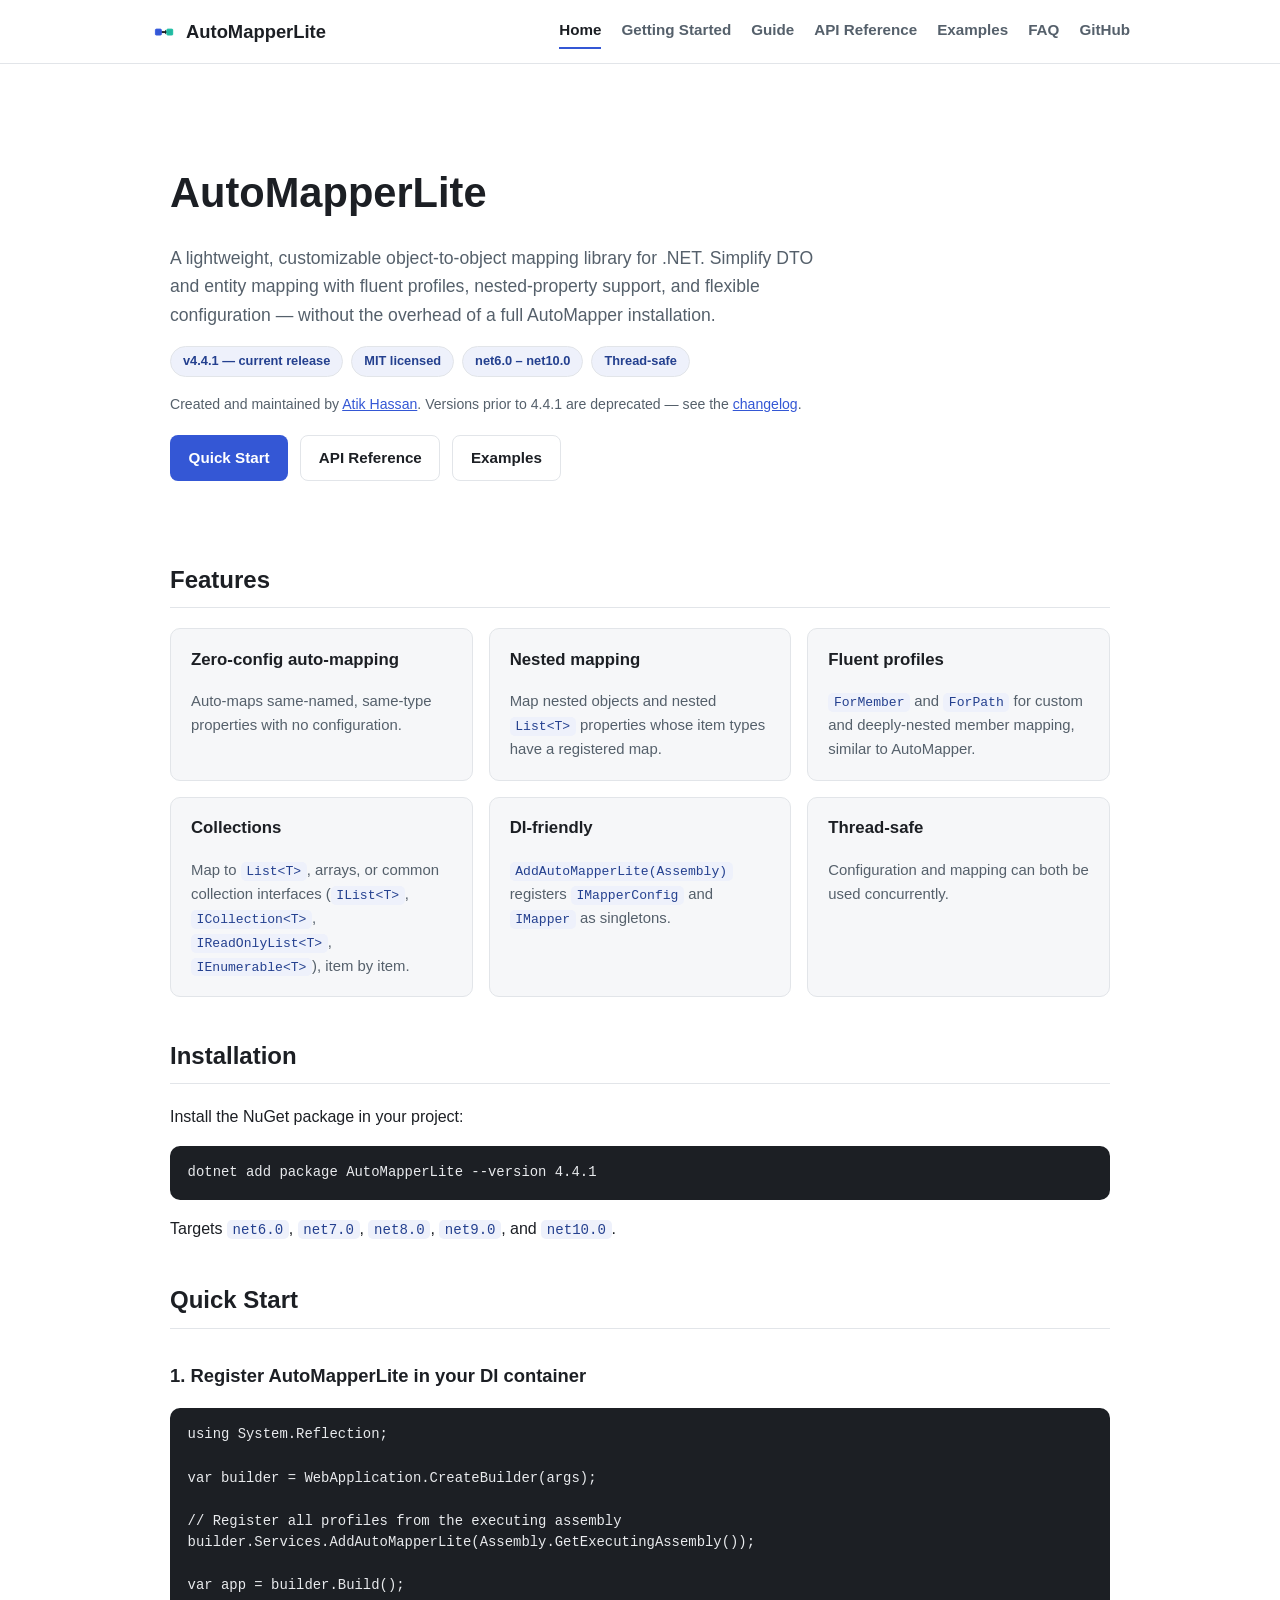
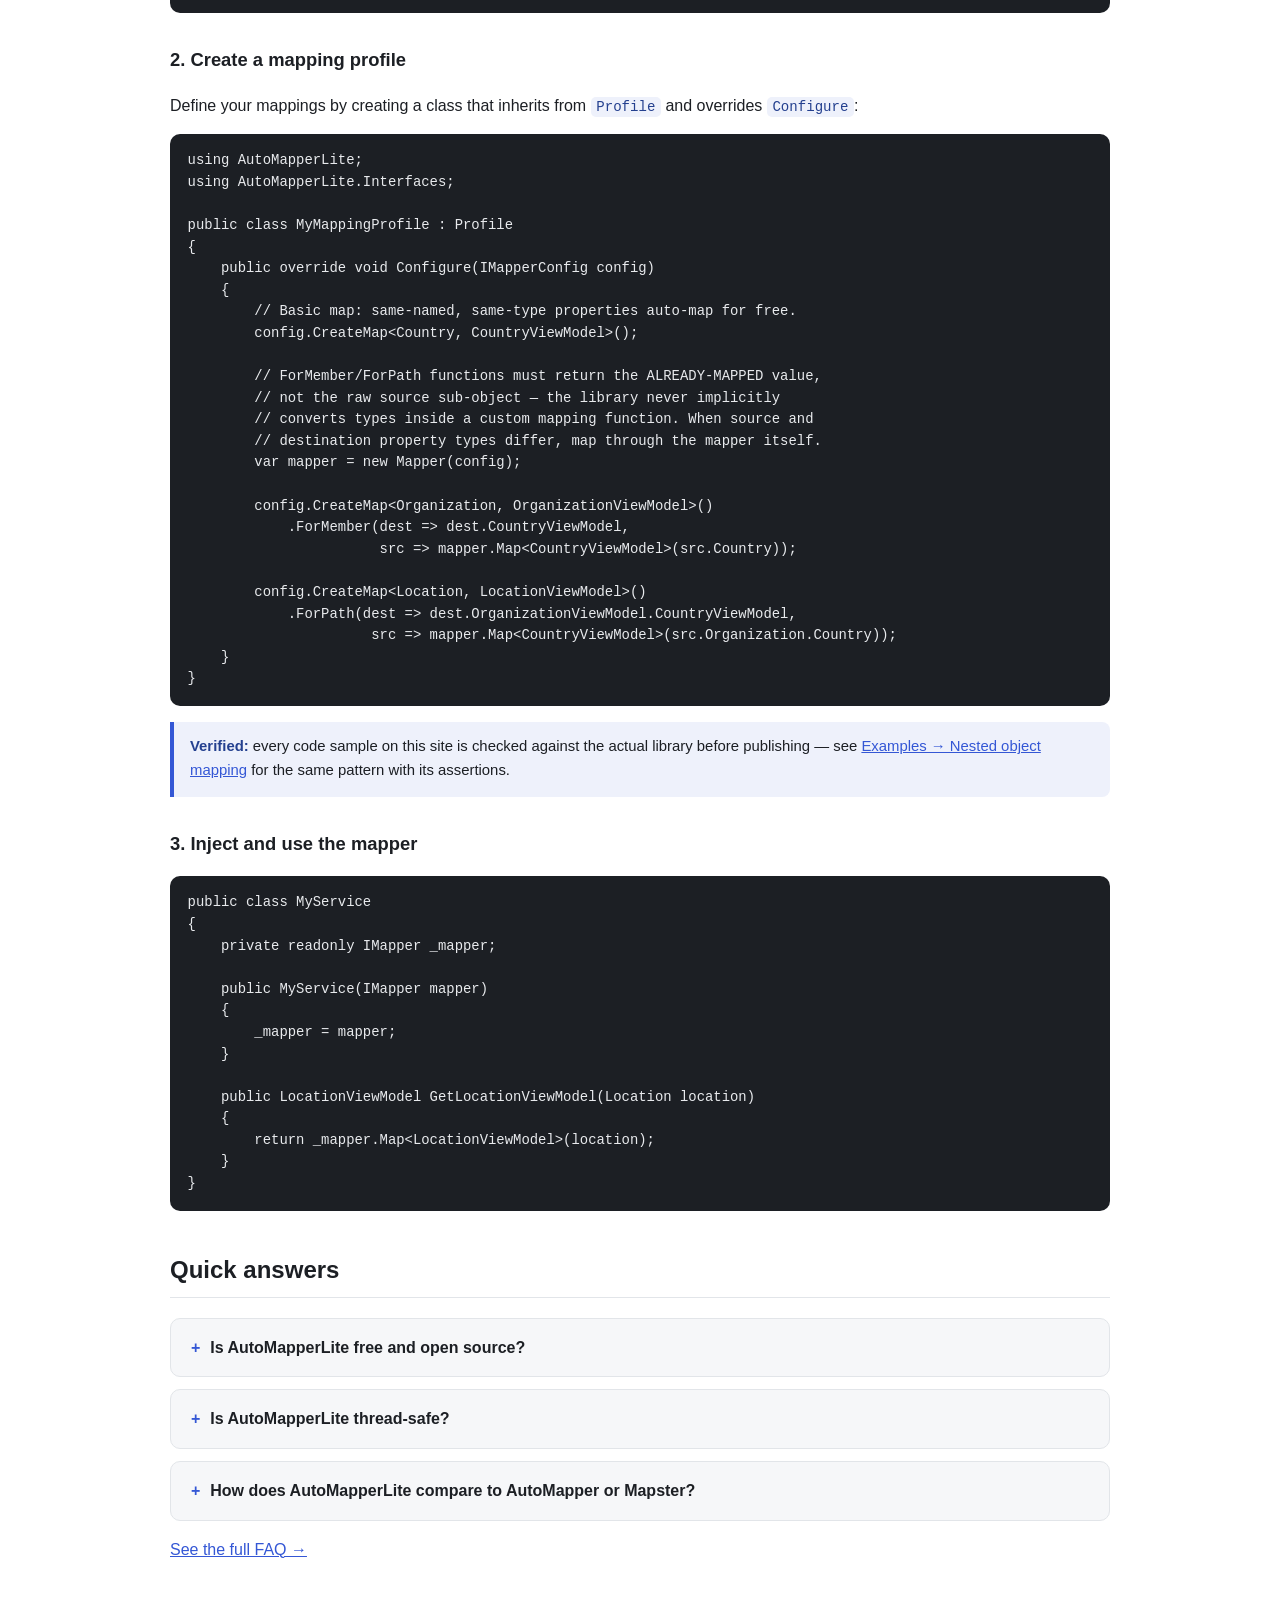
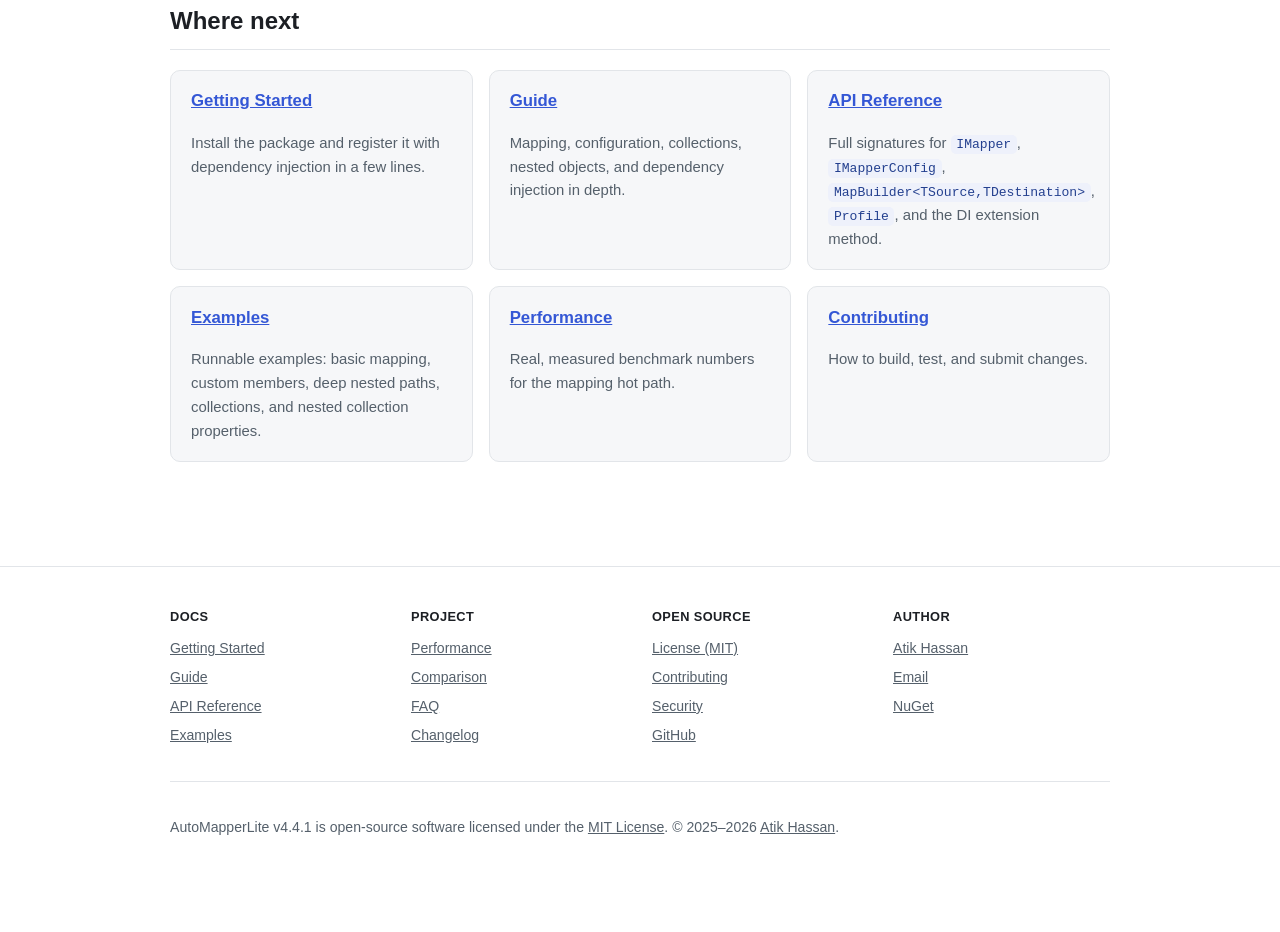
<file: docs/index.html>
<!doctype html>
<html lang="en">
<head>
<meta charset="utf-8">
<meta name="viewport" content="width=device-width, initial-scale=1">
<title>AutoMapperLite — Lightweight .NET Object Mapper</title>
<meta name="description" content="AutoMapperLite is a lightweight .NET object mapper that compiles each mapping into a cached delegate. MIT licensed alternative to AutoMapper.">
<link rel="canonical" href="https://automapperlite.atkhssn.info/">
<meta name="robots" content="index, follow">

<link rel="icon" type="image/png" sizes="32x32" href="assets/favicon-32x32.png">
<link rel="icon" type="image/png" sizes="16x16" href="assets/favicon-16x16.png">
<link rel="shortcut icon" href="assets/favicon.ico">
<link rel="apple-touch-icon" sizes="180x180" href="assets/apple-touch-icon.png">
<link rel="manifest" href="site.webmanifest">
<meta name="theme-color" content="#3457d5">

<meta property="og:type" content="website">
<meta property="og:site_name" content="AutoMapperLite">
<meta property="og:title" content="AutoMapperLite — Lightweight .NET Object Mapper">
<meta property="og:description" content="A lightweight, expression-compiled object mapper for .NET 6-10. MIT licensed.">
<meta property="og:url" content="https://automapperlite.atkhssn.info/">
<meta property="og:image" content="https://automapperlite.atkhssn.info/assets/og-image.png">
<meta property="og:image:width" content="1200">
<meta property="og:image:height" content="630">

<meta name="twitter:card" content="summary_large_image">
<meta name="twitter:title" content="AutoMapperLite — Lightweight .NET Object Mapper">
<meta name="twitter:description" content="A lightweight, expression-compiled object mapper for .NET 6-10. MIT licensed.">
<meta name="twitter:image" content="https://automapperlite.atkhssn.info/assets/twitter-card.png">

<link rel="stylesheet" href="assets/styles.css">

<script type="application/ld+json">
{
  "@context": "https://schema.org",
  "@type": "SoftwareApplication",
  "name": "AutoMapperLite",
  "applicationCategory": "DeveloperApplication",
  "operatingSystem": ".NET 6.0, .NET 7.0, .NET 8.0, .NET 9.0, .NET 10.0",
  "softwareVersion": "4.4.1",
  "url": "https://automapperlite.atkhssn.info",
  "downloadUrl": "https://www.nuget.org/packages/AutoMapperLite",
  "license": "https://github.com/atkhssn/AutoMapperLite/blob/main/LICENSE",
  "codeRepository": "https://github.com/atkhssn/AutoMapperLite",
  "isAccessibleForFree": true,
  "description": "A lightweight object-to-object mapper for .NET that compiles each mapping into a cached delegate.",
  "author": {
    "@type": "Person",
    "name": "Atik Hassan",
    "url": "https://atkhssn.info"
  }
}
</script>
<script type="application/ld+json">
{
  "@context": "https://schema.org",
  "@type": "WebSite",
  "name": "AutoMapperLite",
  "url": "https://automapperlite.atkhssn.info"
}
</script>
</head>
<body>
<header class="site-header">
  <div class="container nav-bar">
    <a class="brand" href="index.html">
      <img src="assets/favicon-48x48.png" alt="">
      AutoMapperLite
    </a>
    <nav class="site-nav">
      <a href="index.html" aria-current="page">Home</a>
      <a href="getting-started.html">Getting Started</a>
      <a href="guide.html">Guide</a>
      <a href="api-reference.html">API Reference</a>
      <a href="examples.html">Examples</a>
      <a href="faq.html">FAQ</a>
      <a href="https://github.com/atkhssn/AutoMapperLite">GitHub</a>
    </nav>
  </div>
</header>

<main>
  <div class="container">
    <section class="hero">
      <h1>AutoMapperLite</h1>
      <p class="lead">
        A lightweight, customizable object-to-object mapping library for .NET.
        Simplify DTO and entity mapping with fluent profiles, nested-property
        support, and flexible configuration — without the overhead of a full
        AutoMapper installation.
      </p>
      <div class="badges">
        <span class="badge">v4.4.1 — current release</span>
        <span class="badge">MIT licensed</span>
        <span class="badge">net6.0 – net10.0</span>
        <span class="badge">Thread-safe</span>
      </div>
      <p style="color: var(--fg-muted); font-size: 0.88rem;">
        Created and maintained by <a href="https://atkhssn.info">Atik Hassan</a>.
        Versions prior to 4.4.1 are deprecated — see the <a href="changelog.html">changelog</a>.
      </p>
      <div class="cta-row">
        <a class="btn btn-primary" href="#quick-start">Quick Start</a>
        <a class="btn btn-secondary" href="api-reference.html">API Reference</a>
        <a class="btn btn-secondary" href="examples.html">Examples</a>
      </div>
    </section>

    <section id="features">
      <h2>Features</h2>
      <div class="card-grid">
        <div class="card">
          <h3>Zero-config auto-mapping</h3>
          <p>Auto-maps same-named, same-type properties with no configuration.</p>
        </div>
        <div class="card">
          <h3>Nested mapping</h3>
          <p>Map nested objects and nested <code>List&lt;T&gt;</code> properties whose item types have a registered map.</p>
        </div>
        <div class="card">
          <h3>Fluent profiles</h3>
          <p><code>ForMember</code> and <code>ForPath</code> for custom and deeply-nested member mapping, similar to AutoMapper.</p>
        </div>
        <div class="card">
          <h3>Collections</h3>
          <p>Map to <code>List&lt;T&gt;</code>, arrays, or common collection interfaces (<code>IList&lt;T&gt;</code>, <code>ICollection&lt;T&gt;</code>, <code>IReadOnlyList&lt;T&gt;</code>, <code>IEnumerable&lt;T&gt;</code>), item by item.</p>
        </div>
        <div class="card">
          <h3>DI-friendly</h3>
          <p><code>AddAutoMapperLite(Assembly)</code> registers <code>IMapperConfig</code> and <code>IMapper</code> as singletons.</p>
        </div>
        <div class="card">
          <h3>Thread-safe</h3>
          <p>Configuration and mapping can both be used concurrently.</p>
        </div>
      </div>
    </section>

    <section id="installation">
      <h2>Installation</h2>
      <p>Install the NuGet package in your project:</p>
      <pre><code>dotnet add package AutoMapperLite --version 4.4.1</code></pre>
      <p>Targets <code>net6.0</code>, <code>net7.0</code>, <code>net8.0</code>, <code>net9.0</code>, and <code>net10.0</code>.</p>
    </section>

    <section id="quick-start">
      <h2>Quick Start</h2>

      <h3>1. Register AutoMapperLite in your DI container</h3>
      <pre><code>using System.Reflection;

var builder = WebApplication.CreateBuilder(args);

// Register all profiles from the executing assembly
builder.Services.AddAutoMapperLite(Assembly.GetExecutingAssembly());

var app = builder.Build();</code></pre>

      <h3>2. Create a mapping profile</h3>
      <p>
        Define your mappings by creating a class that inherits from <code>Profile</code>
        and overrides <code>Configure</code>:
      </p>
      <pre><code>using AutoMapperLite;
using AutoMapperLite.Interfaces;

public class MyMappingProfile : Profile
{
    public override void Configure(IMapperConfig config)
    {
        // Basic map: same-named, same-type properties auto-map for free.
        config.CreateMap&lt;Country, CountryViewModel&gt;();

        // ForMember/ForPath functions must return the ALREADY-MAPPED value,
        // not the raw source sub-object — the library never implicitly
        // converts types inside a custom mapping function. When source and
        // destination property types differ, map through the mapper itself.
        var mapper = new Mapper(config);

        config.CreateMap&lt;Organization, OrganizationViewModel&gt;()
            .ForMember(dest =&gt; dest.CountryViewModel,
                       src =&gt; mapper.Map&lt;CountryViewModel&gt;(src.Country));

        config.CreateMap&lt;Location, LocationViewModel&gt;()
            .ForPath(dest =&gt; dest.OrganizationViewModel.CountryViewModel,
                      src =&gt; mapper.Map&lt;CountryViewModel&gt;(src.Organization.Country));
    }
}</code></pre>
      <div class="note">
        <strong>Verified:</strong> every code sample on this site is checked
        against the actual library before publishing — see
        <a href="examples.html#nested-object">Examples → Nested object mapping</a>
        for the same pattern with its assertions.
      </div>

      <h3>3. Inject and use the mapper</h3>
      <pre><code>public class MyService
{
    private readonly IMapper _mapper;

    public MyService(IMapper mapper)
    {
        _mapper = mapper;
    }

    public LocationViewModel GetLocationViewModel(Location location)
    {
        return _mapper.Map&lt;LocationViewModel&gt;(location);
    }
}</code></pre>
    </section>

    <section id="quick-answers">
      <h2>Quick answers</h2>
      <details class="faq-item">
        <summary>Is AutoMapperLite free and open source?</summary>
        <div class="faq-answer">Yes. AutoMapperLite is free for personal and commercial use, licensed under the MIT License.</div>
      </details>
      <details class="faq-item">
        <summary>Is AutoMapperLite thread-safe?</summary>
        <div class="faq-answer">Yes. Both mapping configuration (<code>CreateMap</code>) and mapping itself (<code>Map</code>) are safe to use concurrently.</div>
      </details>
      <details class="faq-item">
        <summary>How does AutoMapperLite compare to AutoMapper or Mapster?</summary>
        <div class="faq-answer">AutoMapperLite trades some flexibility (no LINQ projection, no convention/coercion engine) for a much smaller footprint. Like AutoMapper and Mapster, it compiles each configured type pair into a cached delegate rather than mapping via raw reflection — it now beats AutoMapper on warm, repeated calls for both object and collection mapping, though Mapster remains faster on raw per-call time. See the full <a href="comparison.html">comparison</a> and <a href="performance.html">performance</a> pages.</div>
      </details>
      <p><a href="faq.html">See the full FAQ →</a></p>
    </section>

    <section id="next-steps">
      <h2>Where next</h2>
      <div class="card-grid">
        <div class="card">
          <h3><a href="getting-started.html">Getting Started</a></h3>
          <p>Install the package and register it with dependency injection in a few lines.</p>
        </div>
        <div class="card">
          <h3><a href="guide.html">Guide</a></h3>
          <p>Mapping, configuration, collections, nested objects, and dependency injection in depth.</p>
        </div>
        <div class="card">
          <h3><a href="api-reference.html">API Reference</a></h3>
          <p>Full signatures for <code>IMapper</code>, <code>IMapperConfig</code>, <code>MapBuilder&lt;TSource,TDestination&gt;</code>, <code>Profile</code>, and the DI extension method.</p>
        </div>
        <div class="card">
          <h3><a href="examples.html">Examples</a></h3>
          <p>Runnable examples: basic mapping, custom members, deep nested paths, collections, and nested collection properties.</p>
        </div>
        <div class="card">
          <h3><a href="performance.html">Performance</a></h3>
          <p>Real, measured benchmark numbers for the mapping hot path.</p>
        </div>
        <div class="card">
          <h3><a href="https://github.com/atkhssn/AutoMapperLite/blob/main/CONTRIBUTING.md">Contributing</a></h3>
          <p>How to build, test, and submit changes.</p>
        </div>
      </div>
    </section>
  </div>
</main>

<footer class="site-footer">
  <div class="container">
    <div class="footer-cols">
      <div>
        <p class="footer-heading">Docs</p>
        <ul>
          <li><a href="getting-started.html">Getting Started</a></li>
          <li><a href="guide.html">Guide</a></li>
          <li><a href="api-reference.html">API Reference</a></li>
          <li><a href="examples.html">Examples</a></li>
        </ul>
      </div>
      <div>
        <p class="footer-heading">Project</p>
        <ul>
          <li><a href="performance.html">Performance</a></li>
          <li><a href="comparison.html">Comparison</a></li>
          <li><a href="faq.html">FAQ</a></li>
          <li><a href="changelog.html">Changelog</a></li>
        </ul>
      </div>
      <div>
        <p class="footer-heading">Open Source</p>
        <ul>
          <li><a href="resources.html#license">License (MIT)</a></li>
          <li><a href="resources.html#contributing">Contributing</a></li>
          <li><a href="resources.html#security">Security</a></li>
          <li><a href="https://github.com/atkhssn/AutoMapperLite">GitHub</a></li>
        </ul>
      </div>
      <div>
        <p class="footer-heading">Author</p>
        <ul>
          <li><a href="https://atkhssn.info">Atik Hassan</a></li>
          <li><a href="mailto:atik.hassan@outlook.com">Email</a></li>
          <li><a href="https://www.nuget.org/packages/AutoMapperLite">NuGet</a></li>
        </ul>
      </div>
    </div>
    <div class="footer-bottom">
      <p>
        AutoMapperLite v4.4.1 is open-source software licensed under the <a href="https://github.com/atkhssn/AutoMapperLite/blob/main/LICENSE">MIT License</a>.
        © 2025–2026 <a href="https://atkhssn.info">Atik Hassan</a>.
      </p>
    </div>
  </div>
</footer>
</body>
</html>
</file>
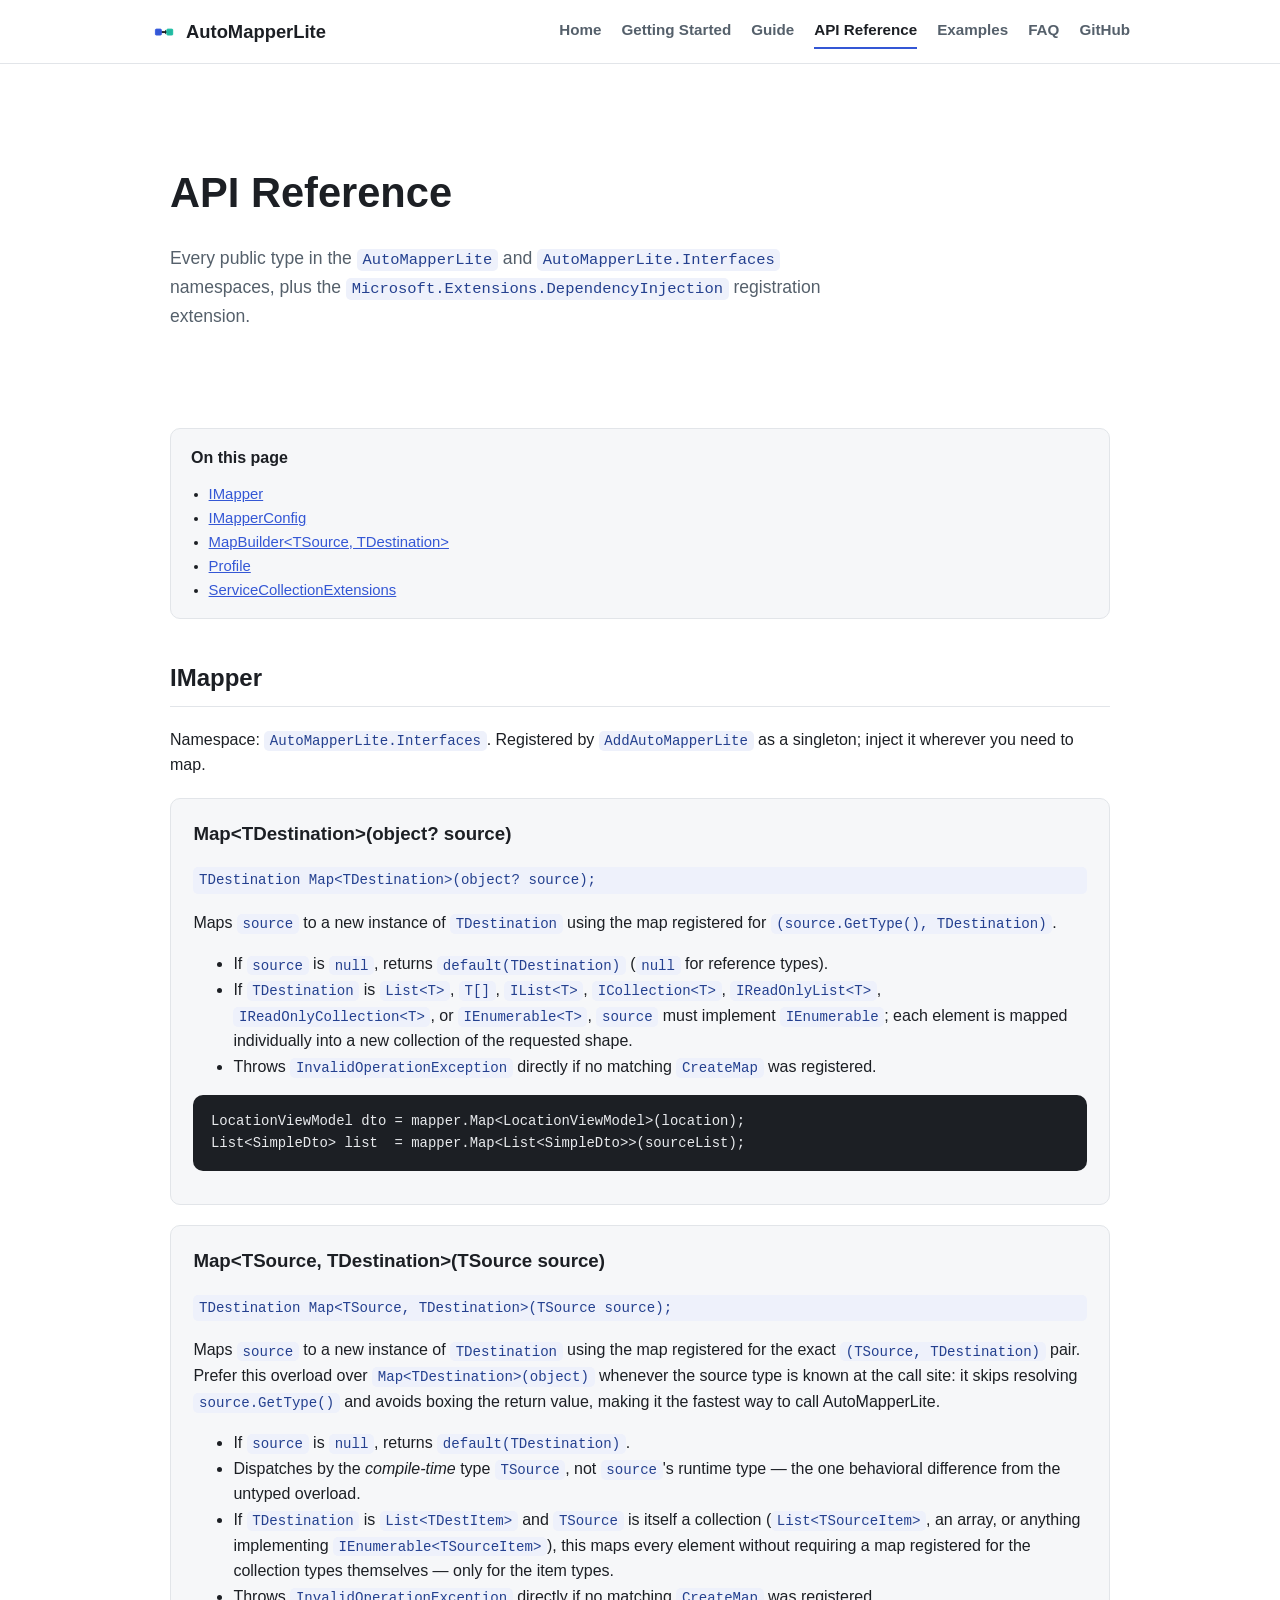
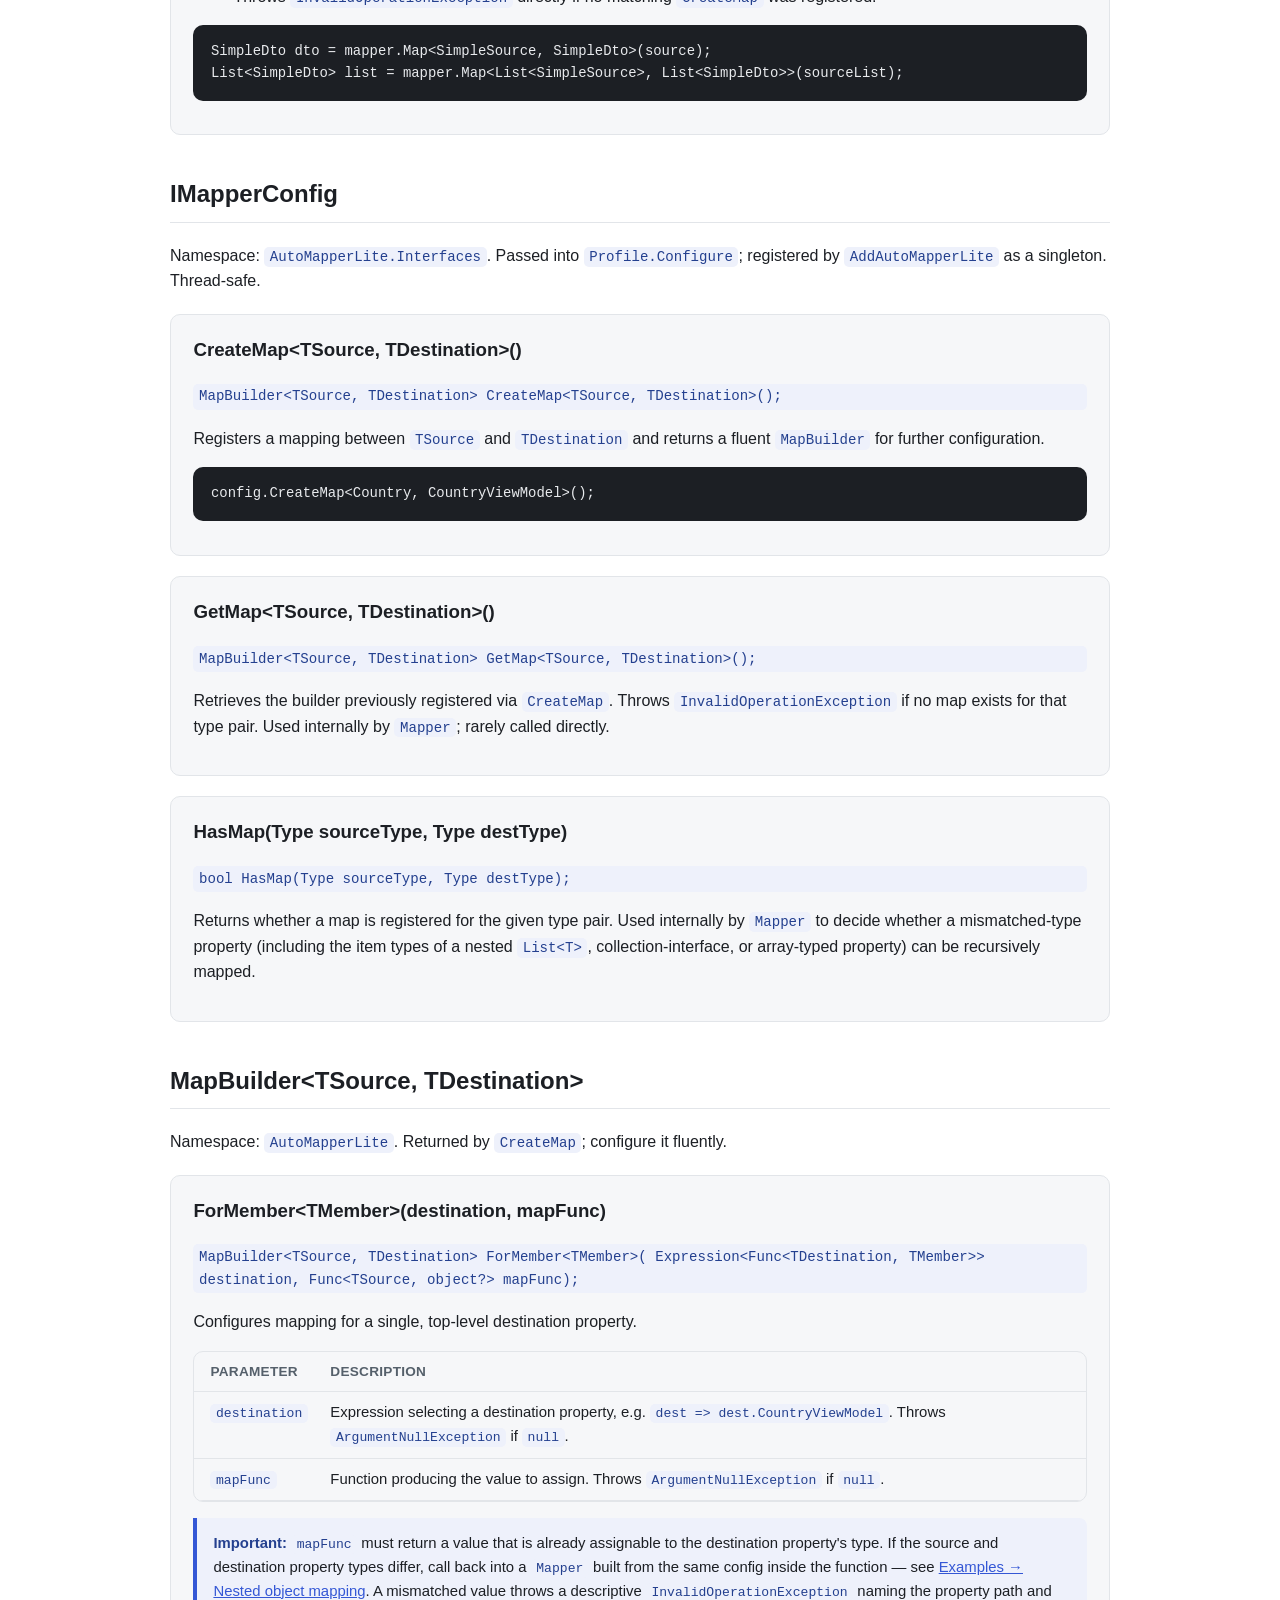
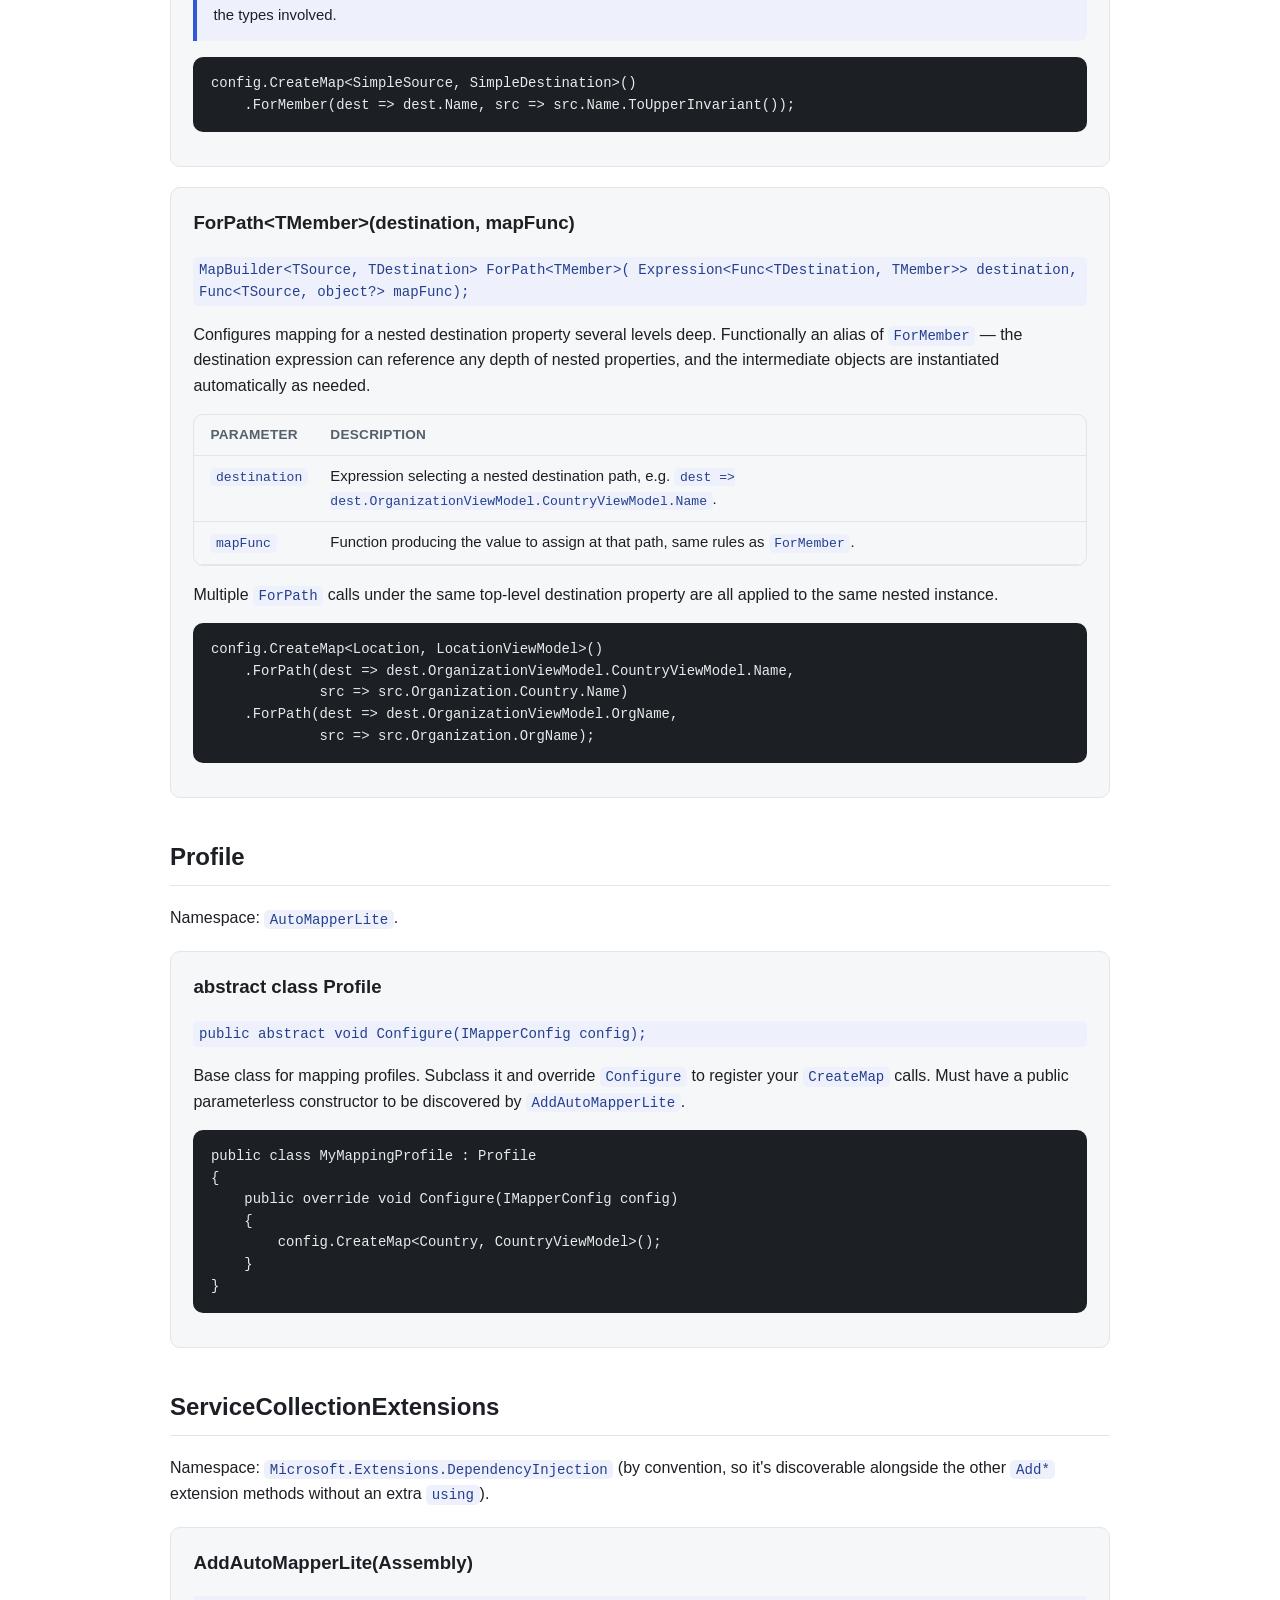
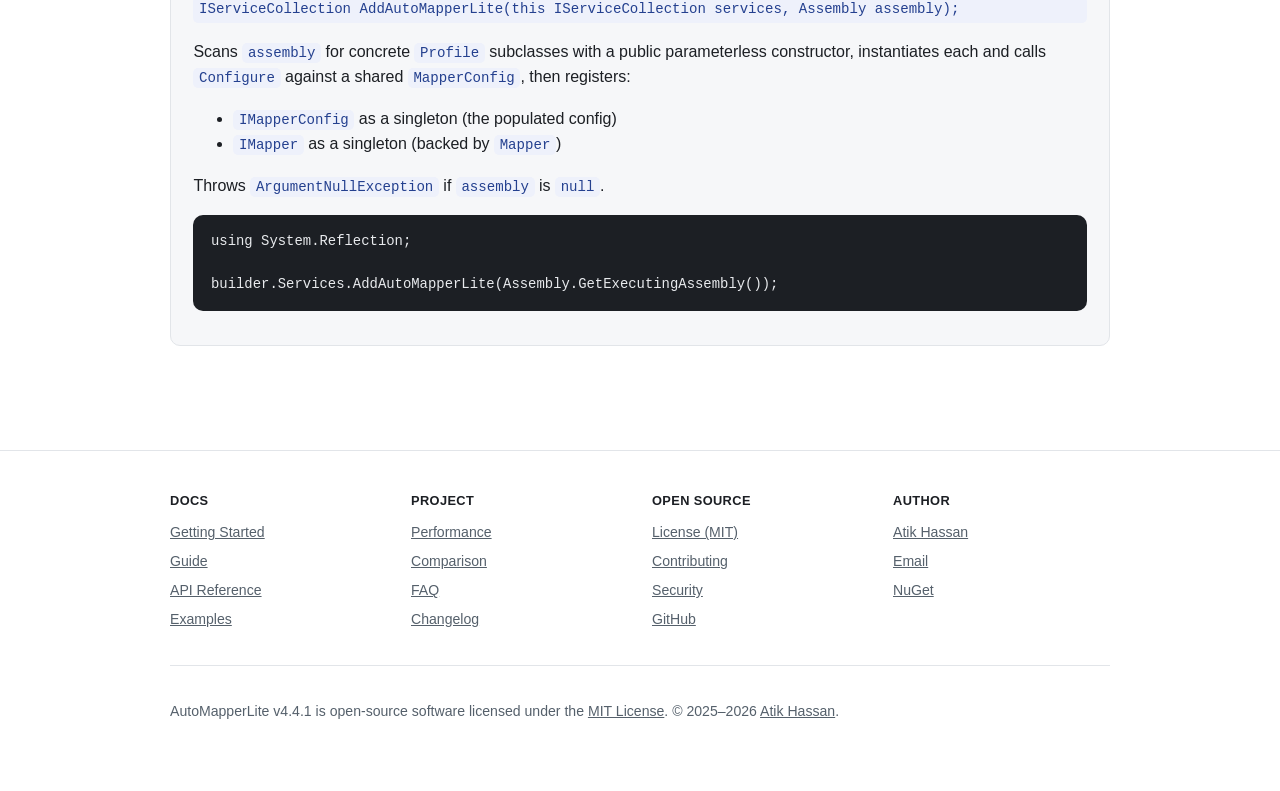
<file: docs/api-reference.html>
<!doctype html>
<html lang="en">
<head>
<meta charset="utf-8">
<meta name="viewport" content="width=device-width, initial-scale=1">
<title>API Reference — AutoMapperLite</title>
<meta name="description" content="Full API reference for AutoMapperLite 4.4.1: IMapper, IMapperConfig, MapBuilder, Profile, and the AddAutoMapperLite DI registration extension.">
<link rel="canonical" href="https://automapperlite.atkhssn.info/api-reference.html">
<meta name="robots" content="index, follow">

<link rel="icon" type="image/png" sizes="32x32" href="assets/favicon-32x32.png">
<link rel="icon" type="image/png" sizes="16x16" href="assets/favicon-16x16.png">
<link rel="shortcut icon" href="assets/favicon.ico">
<link rel="apple-touch-icon" sizes="180x180" href="assets/apple-touch-icon.png">
<link rel="manifest" href="site.webmanifest">
<meta name="theme-color" content="#3457d5">

<meta property="og:type" content="website">
<meta property="og:site_name" content="AutoMapperLite">
<meta property="og:title" content="API Reference — AutoMapperLite">
<meta property="og:description" content="Full API reference for AutoMapperLite 4.4.1: IMapper, IMapperConfig, MapBuilder, Profile, and the AddAutoMapperLite DI registration extension.">
<meta property="og:url" content="https://automapperlite.atkhssn.info/api-reference.html">
<meta property="og:image" content="https://automapperlite.atkhssn.info/assets/og-image.png">
<meta property="og:image:width" content="1200">
<meta property="og:image:height" content="630">

<meta name="twitter:card" content="summary_large_image">
<meta name="twitter:title" content="API Reference — AutoMapperLite">
<meta name="twitter:description" content="Full API reference for AutoMapperLite 4.4.1: IMapper, IMapperConfig, MapBuilder, Profile, and the AddAutoMapperLite DI registration extension.">
<meta name="twitter:image" content="https://automapperlite.atkhssn.info/assets/twitter-card.png">

<link rel="stylesheet" href="assets/styles.css">

<script type="application/ld+json">
{
  "@context": "https://schema.org",
  "@type": "BreadcrumbList",
  "itemListElement": [
    { "@type": "ListItem", "position": 1, "name": "Home", "item": "https://automapperlite.atkhssn.info/" },
    { "@type": "ListItem", "position": 2, "name": "API Reference", "item": "https://automapperlite.atkhssn.info/api-reference.html" }
  ]
}
</script>
</head>
<body>
<header class="site-header">
  <div class="container nav-bar">
    <a class="brand" href="index.html">
      <img src="assets/favicon-48x48.png" alt="">
      AutoMapperLite
    </a>
    <nav class="site-nav">
      <a href="index.html">Home</a>
      <a href="getting-started.html">Getting Started</a>
      <a href="guide.html">Guide</a>
      <a href="api-reference.html" aria-current="page">API Reference</a>
      <a href="examples.html">Examples</a>
      <a href="faq.html">FAQ</a>
      <a href="https://github.com/atkhssn/AutoMapperLite">GitHub</a>
    </nav>
  </div>
</header>

<main>
  <div class="container">
    <section class="hero">
      <h1>API Reference</h1>
      <p class="lead">
        Every public type in the <code>AutoMapperLite</code> and
        <code>AutoMapperLite.Interfaces</code> namespaces, plus the
        <code>Microsoft.Extensions.DependencyInjection</code> registration
        extension.
      </p>
    </section>

    <nav class="toc" aria-label="On this page">
      <h2>On this page</h2>
      <ul>
        <li><a href="#imapper">IMapper</a></li>
        <li><a href="#imapperconfig">IMapperConfig</a></li>
        <li><a href="#mapbuilder">MapBuilder&lt;TSource, TDestination&gt;</a></li>
        <li><a href="#profile">Profile</a></li>
        <li><a href="#servicecollectionextensions">ServiceCollectionExtensions</a></li>
      </ul>
    </nav>

    <section id="imapper">
      <h2>IMapper</h2>
      <p>Namespace: <code>AutoMapperLite.Interfaces</code>. Registered by <code>AddAutoMapperLite</code> as a singleton; inject it wherever you need to map.</p>

      <div class="api-entry">
        <h3>Map&lt;TDestination&gt;(object? source)</h3>
        <code class="signature">TDestination Map&lt;TDestination&gt;(object? source);</code>
        <p>
          Maps <code>source</code> to a new instance of <code>TDestination</code> using
          the map registered for <code>(source.GetType(), TDestination)</code>.
        </p>
        <ul>
          <li>If <code>source</code> is <code>null</code>, returns <code>default(TDestination)</code> (<code>null</code> for reference types).</li>
          <li>If <code>TDestination</code> is <code>List&lt;T&gt;</code>, <code>T[]</code>, <code>IList&lt;T&gt;</code>, <code>ICollection&lt;T&gt;</code>, <code>IReadOnlyList&lt;T&gt;</code>, <code>IReadOnlyCollection&lt;T&gt;</code>, or <code>IEnumerable&lt;T&gt;</code>, <code>source</code> must implement <code>IEnumerable</code>; each element is mapped individually into a new collection of the requested shape.</li>
          <li>Throws <code>InvalidOperationException</code> directly if no matching <code>CreateMap</code> was registered.</li>
        </ul>
        <pre><code>LocationViewModel dto = mapper.Map&lt;LocationViewModel&gt;(location);
List&lt;SimpleDto&gt; list  = mapper.Map&lt;List&lt;SimpleDto&gt;&gt;(sourceList);</code></pre>
      </div>

      <div class="api-entry">
        <h3>Map&lt;TSource, TDestination&gt;(TSource source)</h3>
        <code class="signature">TDestination Map&lt;TSource, TDestination&gt;(TSource source);</code>
        <p>
          Maps <code>source</code> to a new instance of <code>TDestination</code> using the map
          registered for the exact <code>(TSource, TDestination)</code> pair. Prefer this overload
          over <code>Map&lt;TDestination&gt;(object)</code> whenever the source type is known at the
          call site: it skips resolving <code>source.GetType()</code> and avoids boxing the return
          value, making it the fastest way to call AutoMapperLite.
        </p>
        <ul>
          <li>If <code>source</code> is <code>null</code>, returns <code>default(TDestination)</code>.</li>
          <li>Dispatches by the <em>compile-time</em> type <code>TSource</code>, not <code>source</code>'s runtime type — the one behavioral difference from the untyped overload.</li>
          <li>If <code>TDestination</code> is <code>List&lt;TDestItem&gt;</code> and <code>TSource</code> is itself a collection (<code>List&lt;TSourceItem&gt;</code>, an array, or anything implementing <code>IEnumerable&lt;TSourceItem&gt;</code>), this maps every element without requiring a map registered for the collection types themselves — only for the item types.</li>
          <li>Throws <code>InvalidOperationException</code> directly if no matching <code>CreateMap</code> was registered.</li>
        </ul>
        <pre><code>SimpleDto dto = mapper.Map&lt;SimpleSource, SimpleDto&gt;(source);
List&lt;SimpleDto&gt; list = mapper.Map&lt;List&lt;SimpleSource&gt;, List&lt;SimpleDto&gt;&gt;(sourceList);</code></pre>
      </div>
    </section>

    <section id="imapperconfig">
      <h2>IMapperConfig</h2>
      <p>Namespace: <code>AutoMapperLite.Interfaces</code>. Passed into <code>Profile.Configure</code>; registered by <code>AddAutoMapperLite</code> as a singleton. Thread-safe.</p>

      <div class="api-entry">
        <h3>CreateMap&lt;TSource, TDestination&gt;()</h3>
        <code class="signature">MapBuilder&lt;TSource, TDestination&gt; CreateMap&lt;TSource, TDestination&gt;();</code>
        <p>Registers a mapping between <code>TSource</code> and <code>TDestination</code> and returns a fluent <code>MapBuilder</code> for further configuration.</p>
        <pre><code>config.CreateMap&lt;Country, CountryViewModel&gt;();</code></pre>
      </div>

      <div class="api-entry">
        <h3>GetMap&lt;TSource, TDestination&gt;()</h3>
        <code class="signature">MapBuilder&lt;TSource, TDestination&gt; GetMap&lt;TSource, TDestination&gt;();</code>
        <p>
          Retrieves the builder previously registered via <code>CreateMap</code>.
          Throws <code>InvalidOperationException</code> if no map exists for that type pair.
          Used internally by <code>Mapper</code>; rarely called directly.
        </p>
      </div>

      <div class="api-entry">
        <h3>HasMap(Type sourceType, Type destType)</h3>
        <code class="signature">bool HasMap(Type sourceType, Type destType);</code>
        <p>
          Returns whether a map is registered for the given type pair. Used internally
          by <code>Mapper</code> to decide whether a mismatched-type property (including
          the item types of a nested <code>List&lt;T&gt;</code>, collection-interface, or
          array-typed property) can be recursively mapped.
        </p>
      </div>
    </section>

    <section id="mapbuilder">
      <h2>MapBuilder&lt;TSource, TDestination&gt;</h2>
      <p>Namespace: <code>AutoMapperLite</code>. Returned by <code>CreateMap</code>; configure it fluently.</p>

      <div class="api-entry">
        <h3>ForMember&lt;TMember&gt;(destination, mapFunc)</h3>
        <code class="signature">MapBuilder&lt;TSource, TDestination&gt; ForMember&lt;TMember&gt;(
    Expression&lt;Func&lt;TDestination, TMember&gt;&gt; destination,
    Func&lt;TSource, object?&gt; mapFunc);</code>
        <p>Configures mapping for a single, top-level destination property.</p>
        <div class="table-scroll">
        <table>
          <thead><tr><th>Parameter</th><th>Description</th></tr></thead>
          <tbody>
            <tr><td><code>destination</code></td><td>Expression selecting a destination property, e.g. <code>dest =&gt; dest.CountryViewModel</code>. Throws <code>ArgumentNullException</code> if <code>null</code>.</td></tr>
            <tr><td><code>mapFunc</code></td><td>Function producing the value to assign. Throws <code>ArgumentNullException</code> if <code>null</code>.</td></tr>
          </tbody>
        </table>
        </div>
        <div class="note">
          <strong>Important:</strong> <code>mapFunc</code> must return a value that is
          already assignable to the destination property's type. If the source and
          destination property types differ, call back into a <code>Mapper</code> built
          from the same config inside the function — see
          <a href="examples.html#nested-object">Examples → Nested object mapping</a>.
          A mismatched value throws a descriptive <code>InvalidOperationException</code>
          naming the property path and the types involved.
        </div>
        <pre><code>config.CreateMap&lt;SimpleSource, SimpleDestination&gt;()
    .ForMember(dest =&gt; dest.Name, src =&gt; src.Name.ToUpperInvariant());</code></pre>
      </div>

      <div class="api-entry">
        <h3>ForPath&lt;TMember&gt;(destination, mapFunc)</h3>
        <code class="signature">MapBuilder&lt;TSource, TDestination&gt; ForPath&lt;TMember&gt;(
    Expression&lt;Func&lt;TDestination, TMember&gt;&gt; destination,
    Func&lt;TSource, object?&gt; mapFunc);</code>
        <p>
          Configures mapping for a nested destination property several levels deep.
          Functionally an alias of <code>ForMember</code> — the destination expression
          can reference any depth of nested properties, and the intermediate objects
          are instantiated automatically as needed.
        </p>
        <div class="table-scroll">
        <table>
          <thead><tr><th>Parameter</th><th>Description</th></tr></thead>
          <tbody>
            <tr><td><code>destination</code></td><td>Expression selecting a nested destination path, e.g. <code>dest =&gt; dest.OrganizationViewModel.CountryViewModel.Name</code>.</td></tr>
            <tr><td><code>mapFunc</code></td><td>Function producing the value to assign at that path, same rules as <code>ForMember</code>.</td></tr>
          </tbody>
        </table>
        </div>
        <p>Multiple <code>ForPath</code> calls under the same top-level destination property are all applied to the same nested instance.</p>
        <pre><code>config.CreateMap&lt;Location, LocationViewModel&gt;()
    .ForPath(dest =&gt; dest.OrganizationViewModel.CountryViewModel.Name,
             src =&gt; src.Organization.Country.Name)
    .ForPath(dest =&gt; dest.OrganizationViewModel.OrgName,
             src =&gt; src.Organization.OrgName);</code></pre>
      </div>
    </section>

    <section id="profile">
      <h2>Profile</h2>
      <p>Namespace: <code>AutoMapperLite</code>.</p>
      <div class="api-entry">
        <h3>abstract class Profile</h3>
        <code class="signature">public abstract void Configure(IMapperConfig config);</code>
        <p>
          Base class for mapping profiles. Subclass it and override <code>Configure</code>
          to register your <code>CreateMap</code> calls. Must have a public parameterless
          constructor to be discovered by <code>AddAutoMapperLite</code>.
        </p>
        <pre><code>public class MyMappingProfile : Profile
{
    public override void Configure(IMapperConfig config)
    {
        config.CreateMap&lt;Country, CountryViewModel&gt;();
    }
}</code></pre>
      </div>
    </section>

    <section id="servicecollectionextensions">
      <h2>ServiceCollectionExtensions</h2>
      <p>Namespace: <code>Microsoft.Extensions.DependencyInjection</code> (by convention, so it's discoverable alongside the other <code>Add*</code> extension methods without an extra <code>using</code>).</p>
      <div class="api-entry">
        <h3>AddAutoMapperLite(Assembly)</h3>
        <code class="signature">IServiceCollection AddAutoMapperLite(this IServiceCollection services, Assembly assembly);</code>
        <p>
          Scans <code>assembly</code> for concrete <code>Profile</code> subclasses with a
          public parameterless constructor, instantiates each and calls
          <code>Configure</code> against a shared <code>MapperConfig</code>, then
          registers:
        </p>
        <ul>
          <li><code>IMapperConfig</code> as a singleton (the populated config)</li>
          <li><code>IMapper</code> as a singleton (backed by <code>Mapper</code>)</li>
        </ul>
        <p>Throws <code>ArgumentNullException</code> if <code>assembly</code> is <code>null</code>.</p>
        <pre><code>using System.Reflection;

builder.Services.AddAutoMapperLite(Assembly.GetExecutingAssembly());</code></pre>
      </div>
    </section>
  </div>
</main>

<footer class="site-footer">
  <div class="container">
    <div class="footer-cols">
      <div>
        <p class="footer-heading">Docs</p>
        <ul>
          <li><a href="getting-started.html">Getting Started</a></li>
          <li><a href="guide.html">Guide</a></li>
          <li><a href="api-reference.html">API Reference</a></li>
          <li><a href="examples.html">Examples</a></li>
        </ul>
      </div>
      <div>
        <p class="footer-heading">Project</p>
        <ul>
          <li><a href="performance.html">Performance</a></li>
          <li><a href="comparison.html">Comparison</a></li>
          <li><a href="faq.html">FAQ</a></li>
          <li><a href="changelog.html">Changelog</a></li>
        </ul>
      </div>
      <div>
        <p class="footer-heading">Open Source</p>
        <ul>
          <li><a href="resources.html#license">License (MIT)</a></li>
          <li><a href="resources.html#contributing">Contributing</a></li>
          <li><a href="resources.html#security">Security</a></li>
          <li><a href="https://github.com/atkhssn/AutoMapperLite">GitHub</a></li>
        </ul>
      </div>
      <div>
        <p class="footer-heading">Author</p>
        <ul>
          <li><a href="https://atkhssn.info">Atik Hassan</a></li>
          <li><a href="mailto:atik.hassan@outlook.com">Email</a></li>
          <li><a href="https://www.nuget.org/packages/AutoMapperLite">NuGet</a></li>
        </ul>
      </div>
    </div>
    <div class="footer-bottom">
      <p>
        AutoMapperLite v4.4.1 is open-source software licensed under the <a href="https://github.com/atkhssn/AutoMapperLite/blob/main/LICENSE">MIT License</a>.
        &copy; 2025&ndash;2026 <a href="https://atkhssn.info">Atik Hassan</a>.
      </p>
    </div>
  </div>
</footer>
</body>
</html>
</file>
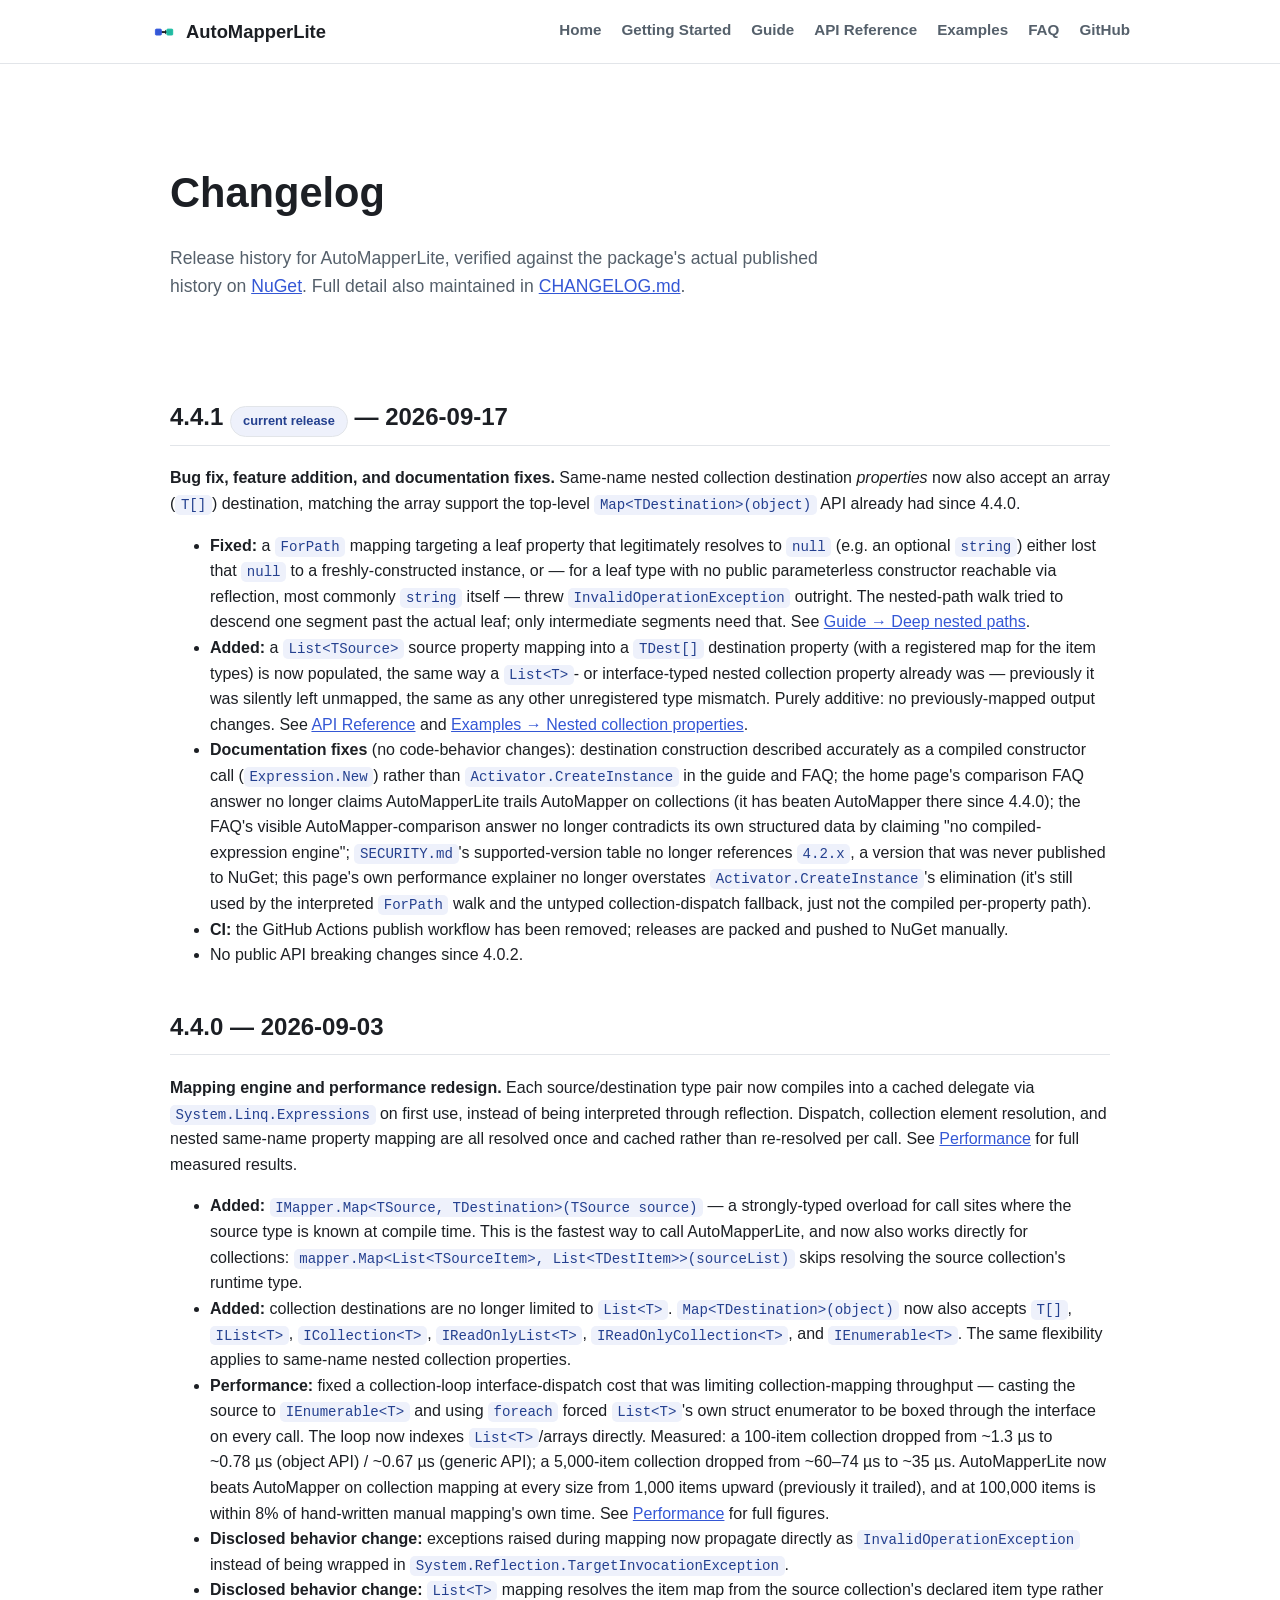
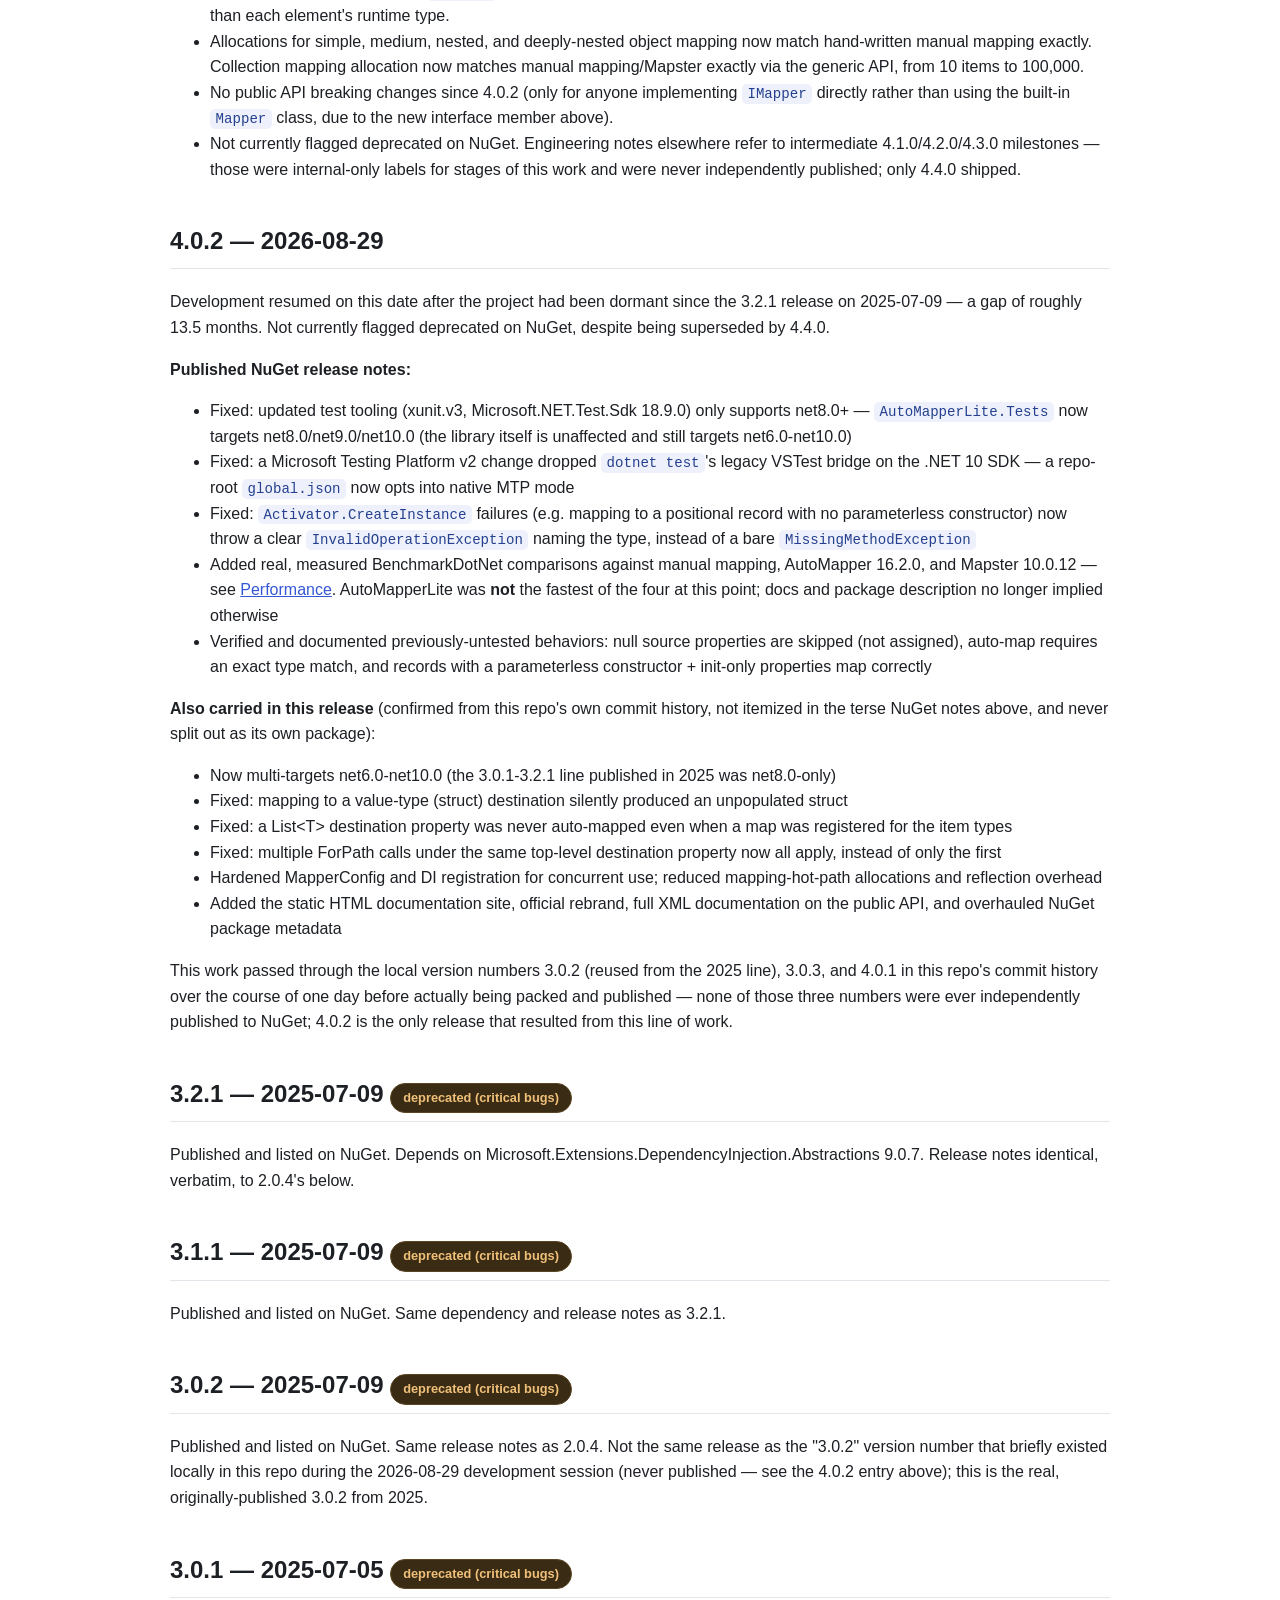
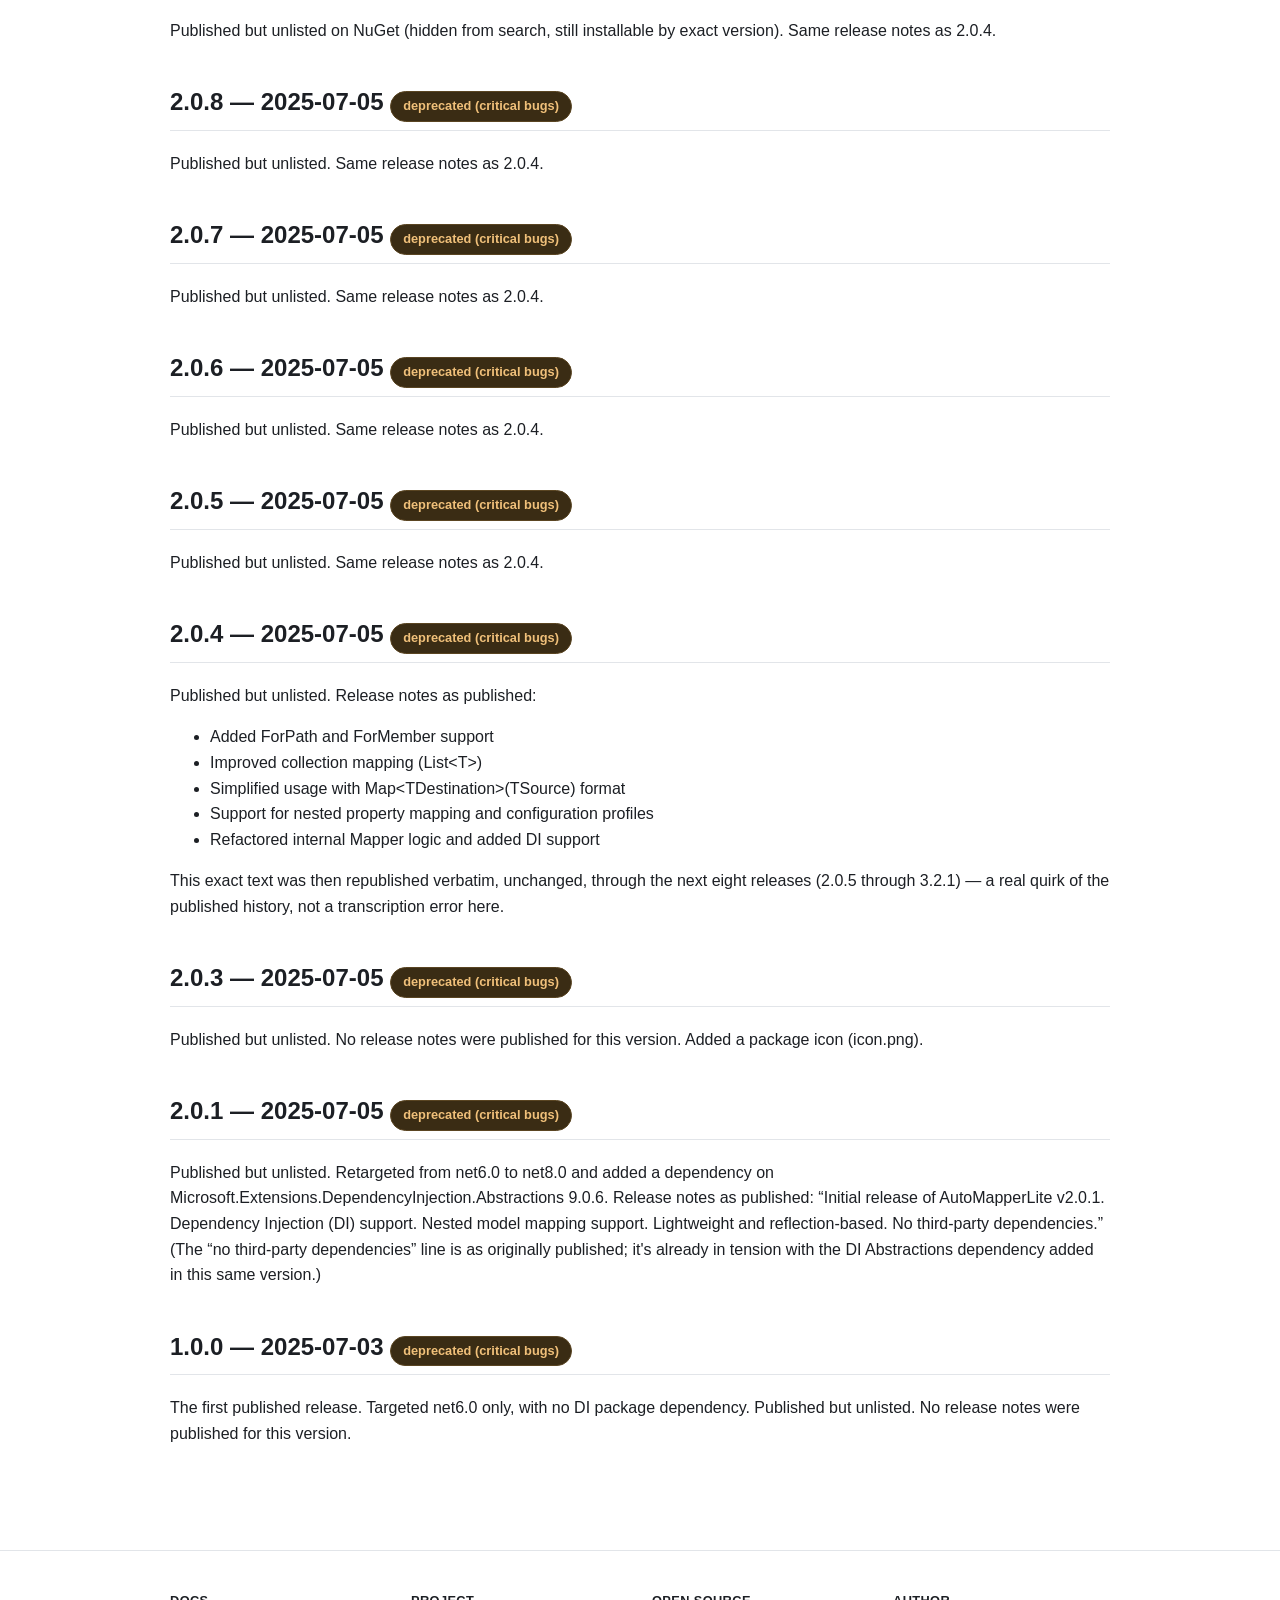
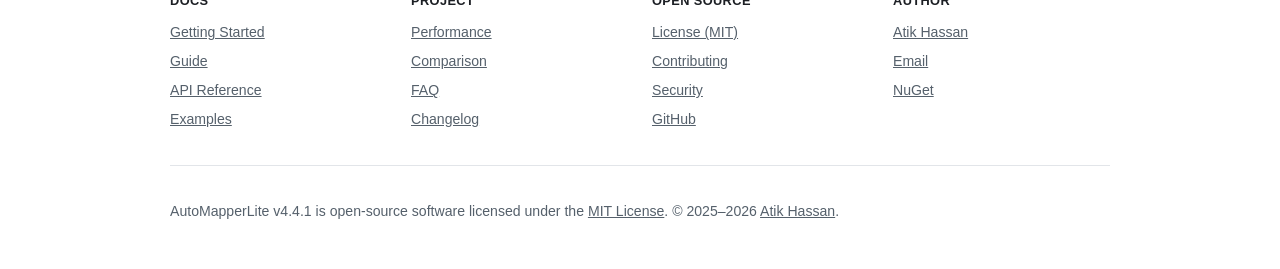
<file: docs/changelog.html>
<!doctype html>
<html lang="en">
<head>
<meta charset="utf-8">
<meta name="viewport" content="width=device-width, initial-scale=1">
<title>Changelog — AutoMapperLite</title>
<meta name="description" content="Release history for AutoMapperLite. 4.4.1 is the current official release; all prior versions are deprecated.">
<link rel="canonical" href="https://automapperlite.atkhssn.info/changelog.html">
<meta name="robots" content="index, follow">

<link rel="icon" type="image/png" sizes="32x32" href="assets/favicon-32x32.png">
<link rel="icon" type="image/png" sizes="16x16" href="assets/favicon-16x16.png">
<link rel="shortcut icon" href="assets/favicon.ico">
<link rel="apple-touch-icon" sizes="180x180" href="assets/apple-touch-icon.png">
<link rel="manifest" href="site.webmanifest">
<meta name="theme-color" content="#3457d5">

<meta property="og:type" content="website">
<meta property="og:site_name" content="AutoMapperLite">
<meta property="og:title" content="Changelog — AutoMapperLite">
<meta property="og:description" content="Release history for AutoMapperLite. 4.4.1 is the current official release; all prior versions are deprecated.">
<meta property="og:url" content="https://automapperlite.atkhssn.info/changelog.html">
<meta property="og:image" content="https://automapperlite.atkhssn.info/assets/og-image.png">
<meta property="og:image:width" content="1200">
<meta property="og:image:height" content="630">

<meta name="twitter:card" content="summary_large_image">
<meta name="twitter:title" content="Changelog — AutoMapperLite">
<meta name="twitter:description" content="Release history for AutoMapperLite. 4.4.1 is the current official release; all prior versions are deprecated.">
<meta name="twitter:image" content="https://automapperlite.atkhssn.info/assets/twitter-card.png">

<link rel="stylesheet" href="assets/styles.css">

<script type="application/ld+json">
{
  "@context": "https://schema.org",
  "@type": "BreadcrumbList",
  "itemListElement": [
    { "@type": "ListItem", "position": 1, "name": "Home", "item": "https://automapperlite.atkhssn.info/" },
    { "@type": "ListItem", "position": 2, "name": "Changelog", "item": "https://automapperlite.atkhssn.info/changelog.html" }
  ]
}
</script>
</head>
<body>
<header class="site-header">
  <div class="container nav-bar">
    <a class="brand" href="index.html">
      <img src="assets/favicon-48x48.png" alt="">
      AutoMapperLite
    </a>
    <nav class="site-nav">
      <a href="index.html">Home</a>
      <a href="getting-started.html">Getting Started</a>
      <a href="guide.html">Guide</a>
      <a href="api-reference.html">API Reference</a>
      <a href="examples.html">Examples</a>
      <a href="faq.html">FAQ</a>
      <a href="https://github.com/atkhssn/AutoMapperLite">GitHub</a>
    </nav>
  </div>
</header>

<main>
  <div class="container">

    <section class="hero">
      <h1>Changelog</h1>
      <p class="lead">Release history for AutoMapperLite, verified against the package's actual published history on <a href="https://www.nuget.org/packages/AutoMapperLite">NuGet</a>. Full detail also maintained in <a href="https://github.com/atkhssn/AutoMapperLite/blob/main/CHANGELOG.md">CHANGELOG.md</a>.</p>
    </section>

    <section id="v4-4-1">
      <h2>4.4.1 <span class="badge">current release</span> — 2026-09-17</h2>
      <p><strong>Bug fix, feature addition, and documentation fixes.</strong> Same-name nested collection destination <em>properties</em> now also accept an array (<code>T[]</code>) destination, matching the array support the top-level <code>Map&lt;TDestination&gt;(object)</code> API already had since 4.4.0.</p>
      <ul>
        <li><strong>Fixed:</strong> a <code>ForPath</code> mapping targeting a leaf property that legitimately resolves to <code>null</code> (e.g. an optional <code>string</code>) either lost that <code>null</code> to a freshly-constructed instance, or — for a leaf type with no public parameterless constructor reachable via reflection, most commonly <code>string</code> itself — threw <code>InvalidOperationException</code> outright. The nested-path walk tried to descend one segment past the actual leaf; only intermediate segments need that. See <a href="guide.html#advanced">Guide → Deep nested paths</a>.</li>
        <li><strong>Added:</strong> a <code>List&lt;TSource&gt;</code> source property mapping into a <code>TDest[]</code> destination property (with a registered map for the item types) is now populated, the same way a <code>List&lt;T&gt;</code>- or interface-typed nested collection property already was — previously it was silently left unmapped, the same as any other unregistered type mismatch. Purely additive: no previously-mapped output changes. See <a href="api-reference.html#mapbuilder">API Reference</a> and <a href="examples.html#nested-collections">Examples → Nested collection properties</a>.</li>
        <li><strong>Documentation fixes</strong> (no code-behavior changes): destination construction described accurately as a compiled constructor call (<code>Expression.New</code>) rather than <code>Activator.CreateInstance</code> in the guide and FAQ; the home page's comparison FAQ answer no longer claims AutoMapperLite trails AutoMapper on collections (it has beaten AutoMapper there since 4.4.0); the FAQ's visible AutoMapper-comparison answer no longer contradicts its own structured data by claiming "no compiled-expression engine"; <code>SECURITY.md</code>'s supported-version table no longer references <code>4.2.x</code>, a version that was never published to NuGet; this page's own performance explainer no longer overstates <code>Activator.CreateInstance</code>'s elimination (it's still used by the interpreted <code>ForPath</code> walk and the untyped collection-dispatch fallback, just not the compiled per-property path).</li>
        <li><strong>CI:</strong> the GitHub Actions publish workflow has been removed; releases are packed and pushed to NuGet manually.</li>
        <li>No public API breaking changes since 4.0.2.</li>
      </ul>
    </section>

    <section id="v4-4-0">
      <h2>4.4.0 — 2026-09-03</h2>
      <p><strong>Mapping engine and performance redesign.</strong> Each source/destination type pair now compiles into a cached delegate via <code>System.Linq.Expressions</code> on first use, instead of being interpreted through reflection. Dispatch, collection element resolution, and nested same-name property mapping are all resolved once and cached rather than re-resolved per call. See <a href="performance.html">Performance</a> for full measured results.</p>
      <ul>
        <li><strong>Added:</strong> <code>IMapper.Map&lt;TSource, TDestination&gt;(TSource source)</code> — a strongly-typed overload for call sites where the source type is known at compile time. This is the fastest way to call AutoMapperLite, and now also works directly for collections: <code>mapper.Map&lt;List&lt;TSourceItem&gt;, List&lt;TDestItem&gt;&gt;(sourceList)</code> skips resolving the source collection's runtime type.</li>
        <li><strong>Added:</strong> collection destinations are no longer limited to <code>List&lt;T&gt;</code>. <code>Map&lt;TDestination&gt;(object)</code> now also accepts <code>T[]</code>, <code>IList&lt;T&gt;</code>, <code>ICollection&lt;T&gt;</code>, <code>IReadOnlyList&lt;T&gt;</code>, <code>IReadOnlyCollection&lt;T&gt;</code>, and <code>IEnumerable&lt;T&gt;</code>. The same flexibility applies to same-name nested collection properties.</li>
        <li><strong>Performance:</strong> fixed a collection-loop interface-dispatch cost that was limiting collection-mapping throughput — casting the source to <code>IEnumerable&lt;T&gt;</code> and using <code>foreach</code> forced <code>List&lt;T&gt;</code>'s own struct enumerator to be boxed through the interface on every call. The loop now indexes <code>List&lt;T&gt;</code>/arrays directly. Measured: a 100-item collection dropped from ~1.3&nbsp;µs to ~0.78&nbsp;µs (object API) / ~0.67&nbsp;µs (generic API); a 5,000-item collection dropped from ~60–74&nbsp;µs to ~35&nbsp;µs. AutoMapperLite now beats AutoMapper on collection mapping at every size from 1,000 items upward (previously it trailed), and at 100,000 items is within 8% of hand-written manual mapping's own time. See <a href="performance.html">Performance</a> for full figures.</li>
        <li><strong>Disclosed behavior change:</strong> exceptions raised during mapping now propagate directly as <code>InvalidOperationException</code> instead of being wrapped in <code>System.Reflection.TargetInvocationException</code>.</li>
        <li><strong>Disclosed behavior change:</strong> <code>List&lt;T&gt;</code> mapping resolves the item map from the source collection's declared item type rather than each element's runtime type.</li>
        <li>Allocations for simple, medium, nested, and deeply-nested object mapping now match hand-written manual mapping exactly. Collection mapping allocation now matches manual mapping/Mapster exactly via the generic API, from 10 items to 100,000.</li>
        <li>No public API breaking changes since 4.0.2 (only for anyone implementing <code>IMapper</code> directly rather than using the built-in <code>Mapper</code> class, due to the new interface member above).</li>
        <li>Not currently flagged deprecated on NuGet. Engineering notes elsewhere refer to intermediate 4.1.0/4.2.0/4.3.0 milestones — those were internal-only labels for stages of this work and were never independently published; only 4.4.0 shipped.</li>
      </ul>
    </section>

    <section id="v4-0-2">
      <h2>4.0.2 — 2026-08-29</h2>
      <p>Development resumed on this date after the project had been dormant since the 3.2.1 release on 2025-07-09 — a gap of roughly 13.5 months. Not currently flagged deprecated on NuGet, despite being superseded by 4.4.0.</p>
      <p><strong>Published NuGet release notes:</strong></p>
      <ul>
        <li>Fixed: updated test tooling (xunit.v3, Microsoft.NET.Test.Sdk 18.9.0) only supports net8.0+ — <code>AutoMapperLite.Tests</code> now targets net8.0/net9.0/net10.0 (the library itself is unaffected and still targets net6.0-net10.0)</li>
        <li>Fixed: a Microsoft Testing Platform v2 change dropped <code>dotnet test</code>'s legacy VSTest bridge on the .NET 10 SDK — a repo-root <code>global.json</code> now opts into native MTP mode</li>
        <li>Fixed: <code>Activator.CreateInstance</code> failures (e.g. mapping to a positional record with no parameterless constructor) now throw a clear <code>InvalidOperationException</code> naming the type, instead of a bare <code>MissingMethodException</code></li>
        <li>Added real, measured BenchmarkDotNet comparisons against manual mapping, AutoMapper 16.2.0, and Mapster 10.0.12 — see <a href="performance.html">Performance</a>. AutoMapperLite was <strong>not</strong> the fastest of the four at this point; docs and package description no longer implied otherwise</li>
        <li>Verified and documented previously-untested behaviors: null source properties are skipped (not assigned), auto-map requires an exact type match, and records with a parameterless constructor + init-only properties map correctly</li>
      </ul>
      <p><strong>Also carried in this release</strong> (confirmed from this repo's own commit history, not itemized in the terse NuGet notes above, and never split out as its own package):</p>
      <ul>
        <li>Now multi-targets net6.0-net10.0 (the 3.0.1-3.2.1 line published in 2025 was net8.0-only)</li>
        <li>Fixed: mapping to a value-type (struct) destination silently produced an unpopulated struct</li>
        <li>Fixed: a List&lt;T&gt; destination property was never auto-mapped even when a map was registered for the item types</li>
        <li>Fixed: multiple ForPath calls under the same top-level destination property now all apply, instead of only the first</li>
        <li>Hardened MapperConfig and DI registration for concurrent use; reduced mapping-hot-path allocations and reflection overhead</li>
        <li>Added the static HTML documentation site, official rebrand, full XML documentation on the public API, and overhauled NuGet package metadata</li>
      </ul>
      <p>This work passed through the local version numbers 3.0.2 (reused from the 2025 line), 3.0.3, and 4.0.1 in this repo's commit history over the course of one day before actually being packed and published — none of those three numbers were ever independently published to NuGet; 4.0.2 is the only release that resulted from this line of work.</p>
    </section>

    <section id="v3-2-1">
      <h2>3.2.1 — 2025-07-09 <span class="badge badge-warn">deprecated (critical bugs)</span></h2>
      <p>Published and listed on NuGet. Depends on Microsoft.Extensions.DependencyInjection.Abstractions 9.0.7. Release notes identical, verbatim, to 2.0.4's below.</p>
    </section>

    <section id="v3-1-1">
      <h2>3.1.1 — 2025-07-09 <span class="badge badge-warn">deprecated (critical bugs)</span></h2>
      <p>Published and listed on NuGet. Same dependency and release notes as 3.2.1.</p>
    </section>

    <section id="v3-0-2">
      <h2>3.0.2 — 2025-07-09 <span class="badge badge-warn">deprecated (critical bugs)</span></h2>
      <p>Published and listed on NuGet. Same release notes as 2.0.4. Not the same release as the "3.0.2" version number that briefly existed locally in this repo during the 2026-08-29 development session (never published — see the 4.0.2 entry above); this is the real, originally-published 3.0.2 from 2025.</p>
    </section>

    <section id="v3-0-1">
      <h2>3.0.1 — 2025-07-05 <span class="badge badge-warn">deprecated (critical bugs)</span></h2>
      <p>Published but unlisted on NuGet (hidden from search, still installable by exact version). Same release notes as 2.0.4.</p>
    </section>

    <section id="v2-0-8">
      <h2>2.0.8 — 2025-07-05 <span class="badge badge-warn">deprecated (critical bugs)</span></h2>
      <p>Published but unlisted. Same release notes as 2.0.4.</p>
    </section>

    <section id="v2-0-7">
      <h2>2.0.7 — 2025-07-05 <span class="badge badge-warn">deprecated (critical bugs)</span></h2>
      <p>Published but unlisted. Same release notes as 2.0.4.</p>
    </section>

    <section id="v2-0-6">
      <h2>2.0.6 — 2025-07-05 <span class="badge badge-warn">deprecated (critical bugs)</span></h2>
      <p>Published but unlisted. Same release notes as 2.0.4.</p>
    </section>

    <section id="v2-0-5">
      <h2>2.0.5 — 2025-07-05 <span class="badge badge-warn">deprecated (critical bugs)</span></h2>
      <p>Published but unlisted. Same release notes as 2.0.4.</p>
    </section>

    <section id="v2-0-4">
      <h2>2.0.4 — 2025-07-05 <span class="badge badge-warn">deprecated (critical bugs)</span></h2>
      <p>Published but unlisted. Release notes as published:</p>
      <ul>
        <li>Added ForPath and ForMember support</li>
        <li>Improved collection mapping (List&lt;T&gt;)</li>
        <li>Simplified usage with Map&lt;TDestination&gt;(TSource) format</li>
        <li>Support for nested property mapping and configuration profiles</li>
        <li>Refactored internal Mapper logic and added DI support</li>
      </ul>
      <p>This exact text was then republished verbatim, unchanged, through the next eight releases (2.0.5 through 3.2.1) — a real quirk of the published history, not a transcription error here.</p>
    </section>

    <section id="v2-0-3">
      <h2>2.0.3 — 2025-07-05 <span class="badge badge-warn">deprecated (critical bugs)</span></h2>
      <p>Published but unlisted. No release notes were published for this version. Added a package icon (icon.png).</p>
    </section>

    <section id="v2-0-1">
      <h2>2.0.1 — 2025-07-05 <span class="badge badge-warn">deprecated (critical bugs)</span></h2>
      <p>Published but unlisted. Retargeted from net6.0 to net8.0 and added a dependency on Microsoft.Extensions.DependencyInjection.Abstractions 9.0.6. Release notes as published: &ldquo;Initial release of AutoMapperLite v2.0.1. Dependency Injection (DI) support. Nested model mapping support. Lightweight and reflection-based. No third-party dependencies.&rdquo; (The &ldquo;no third-party dependencies&rdquo; line is as originally published; it's already in tension with the DI Abstractions dependency added in this same version.)</p>
    </section>

    <section id="v1-0-0">
      <h2>1.0.0 — 2025-07-03 <span class="badge badge-warn">deprecated (critical bugs)</span></h2>
      <p>The first published release. Targeted net6.0 only, with no DI package dependency. Published but unlisted. No release notes were published for this version.</p>
    </section>

  </div>
</main>

<footer class="site-footer">
  <div class="container">
    <div class="footer-cols">
      <div>
        <p class="footer-heading">Docs</p>
        <ul>
          <li><a href="getting-started.html">Getting Started</a></li>
          <li><a href="guide.html">Guide</a></li>
          <li><a href="api-reference.html">API Reference</a></li>
          <li><a href="examples.html">Examples</a></li>
        </ul>
      </div>
      <div>
        <p class="footer-heading">Project</p>
        <ul>
          <li><a href="performance.html">Performance</a></li>
          <li><a href="comparison.html">Comparison</a></li>
          <li><a href="faq.html">FAQ</a></li>
          <li><a href="changelog.html">Changelog</a></li>
        </ul>
      </div>
      <div>
        <p class="footer-heading">Open Source</p>
        <ul>
          <li><a href="resources.html#license">License (MIT)</a></li>
          <li><a href="resources.html#contributing">Contributing</a></li>
          <li><a href="resources.html#security">Security</a></li>
          <li><a href="https://github.com/atkhssn/AutoMapperLite">GitHub</a></li>
        </ul>
      </div>
      <div>
        <p class="footer-heading">Author</p>
        <ul>
          <li><a href="https://atkhssn.info">Atik Hassan</a></li>
          <li><a href="mailto:atik.hassan@outlook.com">Email</a></li>
          <li><a href="https://www.nuget.org/packages/AutoMapperLite">NuGet</a></li>
        </ul>
      </div>
    </div>
    <div class="footer-bottom">
      <p>
        AutoMapperLite v4.4.1 is open-source software licensed under the <a href="https://github.com/atkhssn/AutoMapperLite/blob/main/LICENSE">MIT License</a>.
        &copy; 2025&ndash;2026 <a href="https://atkhssn.info">Atik Hassan</a>.
      </p>
    </div>
  </div>
</footer>
</body>
</html>
</file>
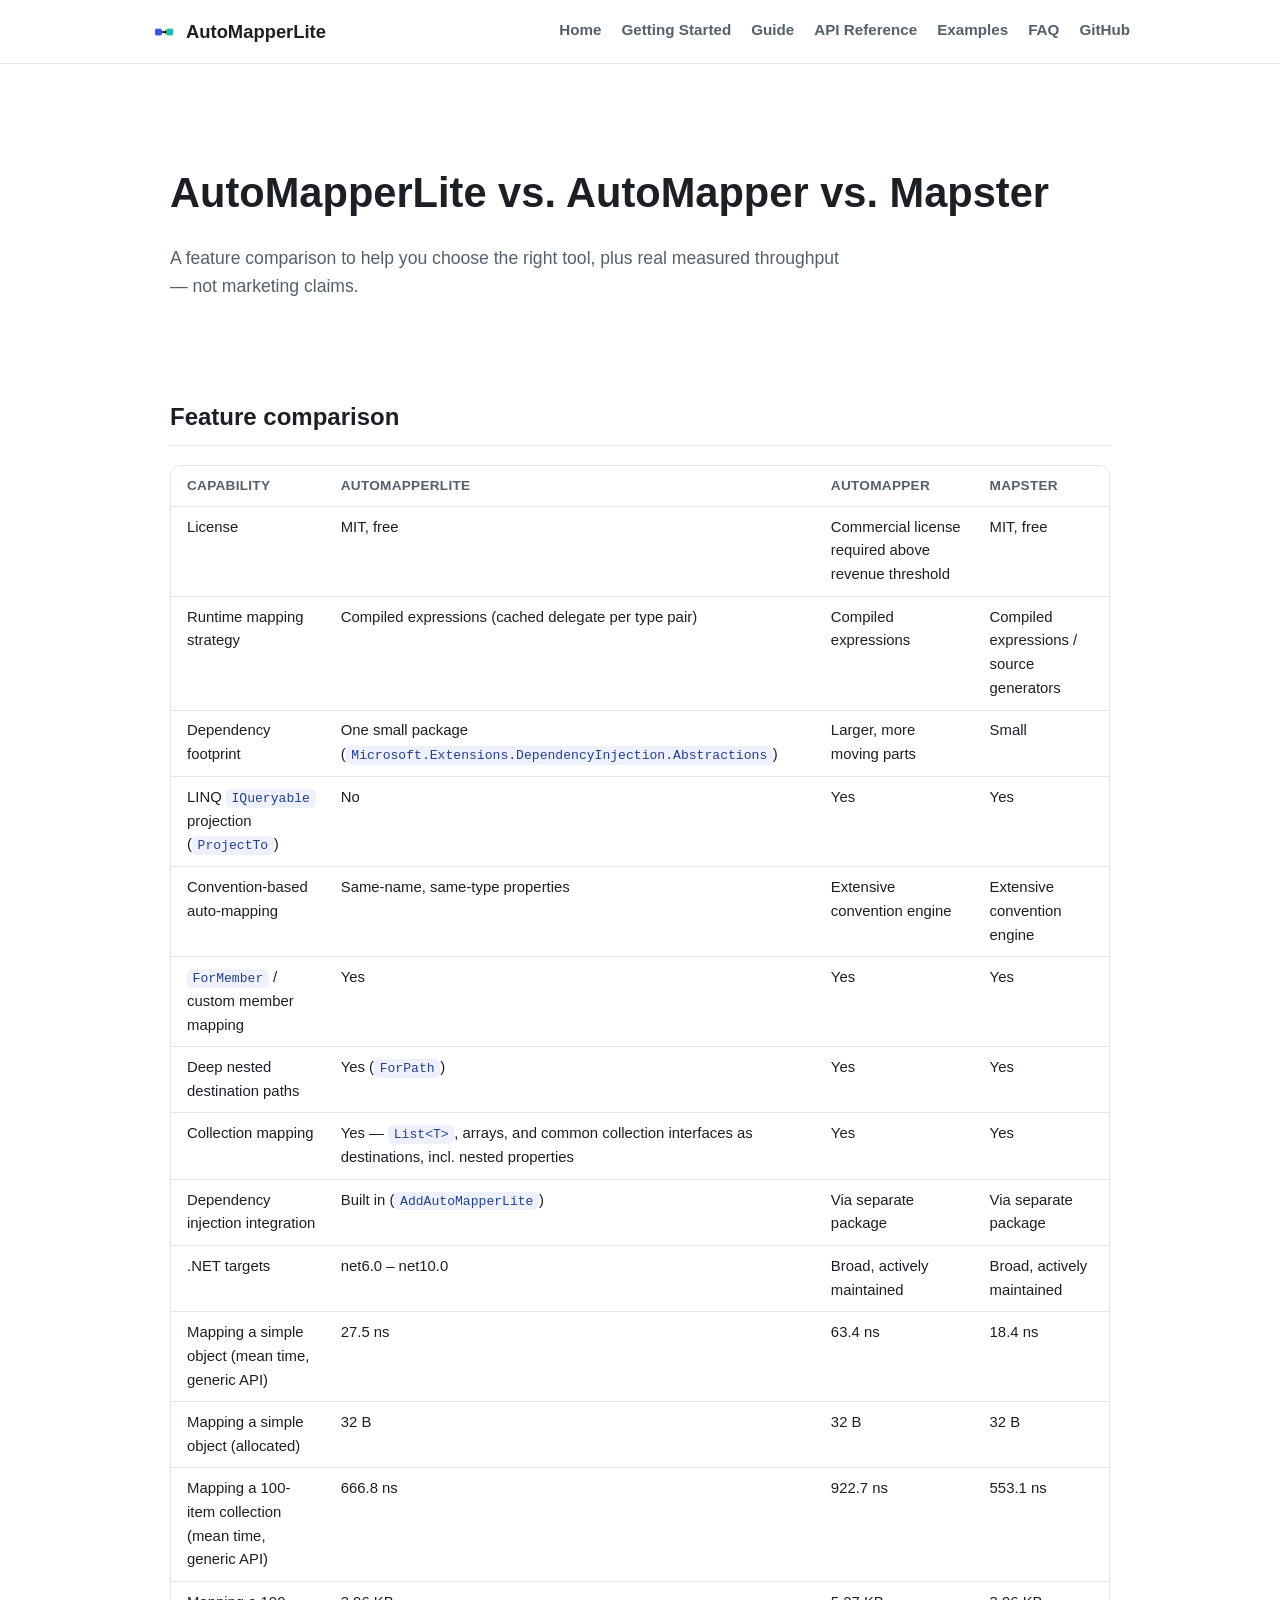
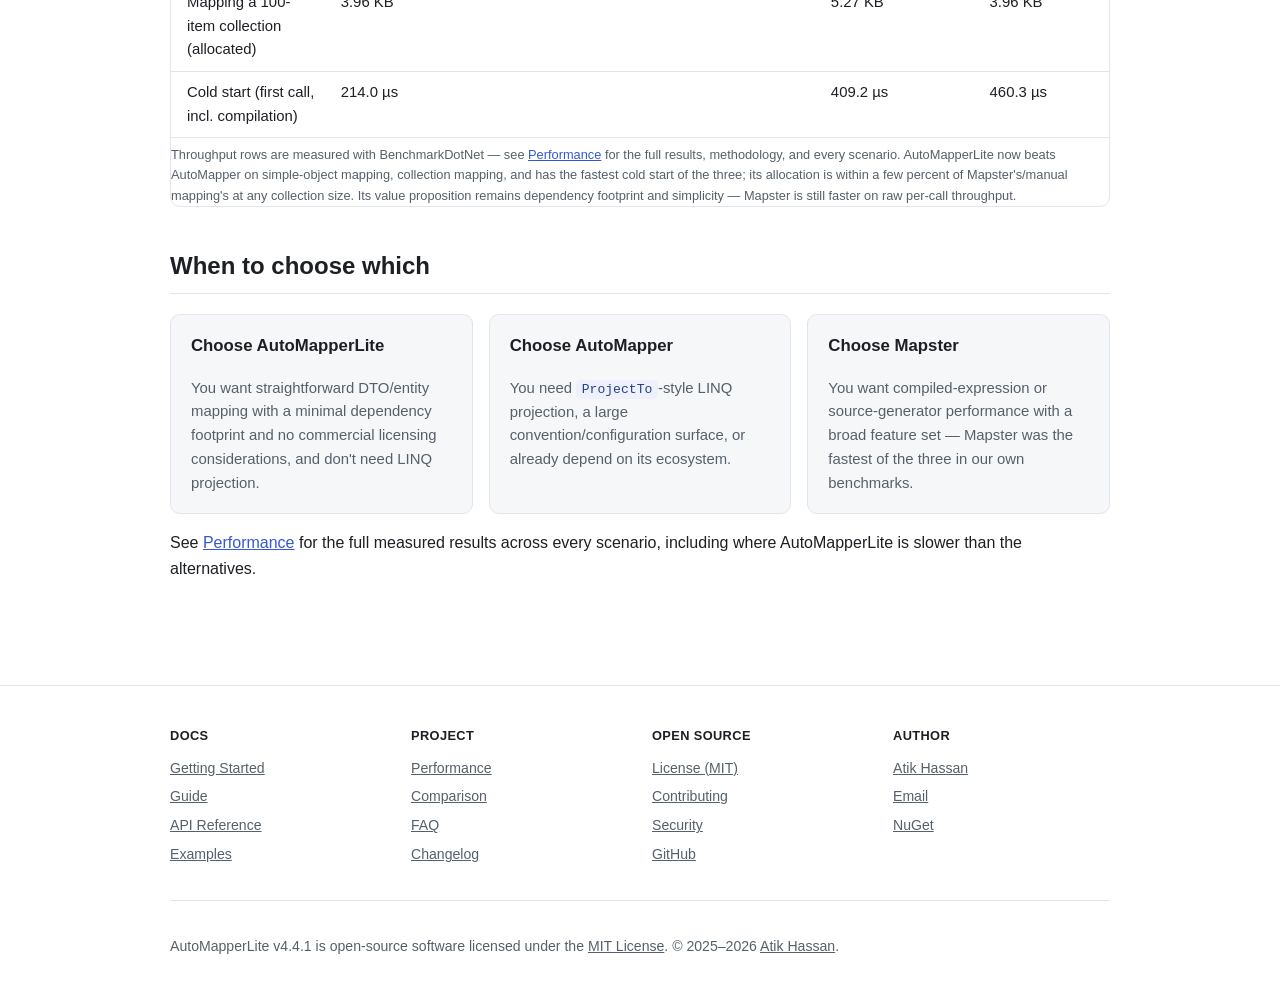
<file: docs/comparison.html>
<!doctype html>
<html lang="en">
<head>
<meta charset="utf-8">
<meta name="viewport" content="width=device-width, initial-scale=1">
<title>AutoMapperLite vs AutoMapper vs Mapster — Comparison</title>
<meta name="description" content="A factual, feature-level comparison of AutoMapperLite against AutoMapper and Mapster: licensing, dependencies, LINQ projection, and when to choose which.">
<link rel="canonical" href="https://automapperlite.atkhssn.info/comparison.html">
<meta name="robots" content="index, follow">

<link rel="icon" type="image/png" sizes="32x32" href="assets/favicon-32x32.png">
<link rel="icon" type="image/png" sizes="16x16" href="assets/favicon-16x16.png">
<link rel="shortcut icon" href="assets/favicon.ico">
<link rel="apple-touch-icon" sizes="180x180" href="assets/apple-touch-icon.png">
<link rel="manifest" href="site.webmanifest">
<meta name="theme-color" content="#3457d5">

<meta property="og:type" content="website">
<meta property="og:site_name" content="AutoMapperLite">
<meta property="og:title" content="AutoMapperLite vs AutoMapper vs Mapster — Comparison">
<meta property="og:description" content="A factual, feature-level comparison of AutoMapperLite against AutoMapper and Mapster: licensing, dependencies, LINQ projection, and when to choose which.">
<meta property="og:url" content="https://automapperlite.atkhssn.info/comparison.html">
<meta property="og:image" content="https://automapperlite.atkhssn.info/assets/og-image.png">
<meta property="og:image:width" content="1200">
<meta property="og:image:height" content="630">

<meta name="twitter:card" content="summary_large_image">
<meta name="twitter:title" content="AutoMapperLite vs AutoMapper vs Mapster — Comparison">
<meta name="twitter:description" content="A factual, feature-level comparison of AutoMapperLite against AutoMapper and Mapster: licensing, dependencies, LINQ projection, and when to choose which.">
<meta name="twitter:image" content="https://automapperlite.atkhssn.info/assets/twitter-card.png">

<link rel="stylesheet" href="assets/styles.css">

<script type="application/ld+json">
{
  "@context": "https://schema.org",
  "@type": "BreadcrumbList",
  "itemListElement": [
    { "@type": "ListItem", "position": 1, "name": "Home", "item": "https://automapperlite.atkhssn.info/" },
    { "@type": "ListItem", "position": 2, "name": "Comparison", "item": "https://automapperlite.atkhssn.info/comparison.html" }
  ]
}
</script>
</head>
<body>
<header class="site-header">
  <div class="container nav-bar">
    <a class="brand" href="index.html">
      <img src="assets/favicon-48x48.png" alt="">
      AutoMapperLite
    </a>
    <nav class="site-nav">
      <a href="index.html">Home</a>
      <a href="getting-started.html">Getting Started</a>
      <a href="guide.html">Guide</a>
      <a href="api-reference.html">API Reference</a>
      <a href="examples.html">Examples</a>
      <a href="faq.html">FAQ</a>
      <a href="https://github.com/atkhssn/AutoMapperLite">GitHub</a>
    </nav>
  </div>
</header>

<main>
  <div class="container">

    <section class="hero">
      <h1>AutoMapperLite vs. AutoMapper vs. Mapster</h1>
      <p class="lead">A feature comparison to help you choose the right tool, plus real measured throughput — not marketing claims.</p>
    </section>

    <section id="table">
      <h2>Feature comparison</h2>
      <div class="table-scroll">
      <table>
        <thead><tr><th>Capability</th><th>AutoMapperLite</th><th>AutoMapper</th><th>Mapster</th></tr></thead>
        <tbody>
          <tr><td>License</td><td>MIT, free</td><td>Commercial license required above revenue threshold</td><td>MIT, free</td></tr>
          <tr><td>Runtime mapping strategy</td><td>Compiled expressions (cached delegate per type pair)</td><td>Compiled expressions</td><td>Compiled expressions / source generators</td></tr>
          <tr><td>Dependency footprint</td><td>One small package (<code>Microsoft.Extensions.DependencyInjection.Abstractions</code>)</td><td>Larger, more moving parts</td><td>Small</td></tr>
          <tr><td>LINQ <code>IQueryable</code> projection (<code>ProjectTo</code>)</td><td>No</td><td>Yes</td><td>Yes</td></tr>
          <tr><td>Convention-based auto-mapping</td><td>Same-name, same-type properties</td><td>Extensive convention engine</td><td>Extensive convention engine</td></tr>
          <tr><td><code>ForMember</code> / custom member mapping</td><td>Yes</td><td>Yes</td><td>Yes</td></tr>
          <tr><td>Deep nested destination paths</td><td>Yes (<code>ForPath</code>)</td><td>Yes</td><td>Yes</td></tr>
          <tr><td>Collection mapping</td><td>Yes — <code>List&lt;T&gt;</code>, arrays, and common collection interfaces as destinations, incl. nested properties</td><td>Yes</td><td>Yes</td></tr>
          <tr><td>Dependency injection integration</td><td>Built in (<code>AddAutoMapperLite</code>)</td><td>Via separate package</td><td>Via separate package</td></tr>
          <tr><td>.NET targets</td><td>net6.0 – net10.0</td><td>Broad, actively maintained</td><td>Broad, actively maintained</td></tr>
          <tr><td>Mapping a simple object (mean time, generic API)</td><td>27.5&nbsp;ns</td><td>63.4&nbsp;ns</td><td>18.4&nbsp;ns</td></tr>
          <tr><td>Mapping a simple object (allocated)</td><td>32&nbsp;B</td><td>32&nbsp;B</td><td>32&nbsp;B</td></tr>
          <tr><td>Mapping a 100-item collection (mean time, generic API)</td><td>666.8&nbsp;ns</td><td>922.7&nbsp;ns</td><td>553.1&nbsp;ns</td></tr>
          <tr><td>Mapping a 100-item collection (allocated)</td><td>3.96&nbsp;KB</td><td>5.27&nbsp;KB</td><td>3.96&nbsp;KB</td></tr>
          <tr><td>Cold start (first call, incl. compilation)</td><td>214.0&nbsp;µs</td><td>409.2&nbsp;µs</td><td>460.3&nbsp;µs</td></tr>
        </tbody>
        <caption>Throughput rows are measured with BenchmarkDotNet — see <a href="performance.html">Performance</a> for the full results, methodology, and every scenario. AutoMapperLite now beats AutoMapper on simple-object mapping, collection mapping, and has the fastest cold start of the three; its allocation is within a few percent of Mapster's/manual mapping's at any collection size. Its value proposition remains dependency footprint and simplicity — Mapster is still faster on raw per-call throughput.</caption>
      </table>
      </div>
    </section>

    <section id="when">
      <h2>When to choose which</h2>
      <div class="card-grid">
        <div class="card">
          <h3>Choose AutoMapperLite</h3>
          <p>You want straightforward DTO/entity mapping with a minimal dependency footprint and no commercial licensing considerations, and don't need LINQ projection.</p>
        </div>
        <div class="card">
          <h3>Choose AutoMapper</h3>
          <p>You need <code>ProjectTo</code>-style LINQ projection, a large convention/configuration surface, or already depend on its ecosystem.</p>
        </div>
        <div class="card">
          <h3>Choose Mapster</h3>
          <p>You want compiled-expression or source-generator performance with a broad feature set — Mapster was the fastest of the three in our own benchmarks.</p>
        </div>
      </div>
      <p>See <a href="performance.html">Performance</a> for the full measured results across every scenario, including where AutoMapperLite is slower than the alternatives.</p>
    </section>

  </div>
</main>

<footer class="site-footer">
  <div class="container">
    <div class="footer-cols">
      <div>
        <p class="footer-heading">Docs</p>
        <ul>
          <li><a href="getting-started.html">Getting Started</a></li>
          <li><a href="guide.html">Guide</a></li>
          <li><a href="api-reference.html">API Reference</a></li>
          <li><a href="examples.html">Examples</a></li>
        </ul>
      </div>
      <div>
        <p class="footer-heading">Project</p>
        <ul>
          <li><a href="performance.html">Performance</a></li>
          <li><a href="comparison.html">Comparison</a></li>
          <li><a href="faq.html">FAQ</a></li>
          <li><a href="changelog.html">Changelog</a></li>
        </ul>
      </div>
      <div>
        <p class="footer-heading">Open Source</p>
        <ul>
          <li><a href="resources.html#license">License (MIT)</a></li>
          <li><a href="resources.html#contributing">Contributing</a></li>
          <li><a href="resources.html#security">Security</a></li>
          <li><a href="https://github.com/atkhssn/AutoMapperLite">GitHub</a></li>
        </ul>
      </div>
      <div>
        <p class="footer-heading">Author</p>
        <ul>
          <li><a href="https://atkhssn.info">Atik Hassan</a></li>
          <li><a href="mailto:atik.hassan@outlook.com">Email</a></li>
          <li><a href="https://www.nuget.org/packages/AutoMapperLite">NuGet</a></li>
        </ul>
      </div>
    </div>
    <div class="footer-bottom">
      <p>
        AutoMapperLite v4.4.1 is open-source software licensed under the <a href="https://github.com/atkhssn/AutoMapperLite/blob/main/LICENSE">MIT License</a>.
        &copy; 2025&ndash;2026 <a href="https://atkhssn.info">Atik Hassan</a>.
      </p>
    </div>
  </div>
</footer>
</body>
</html>
</file>
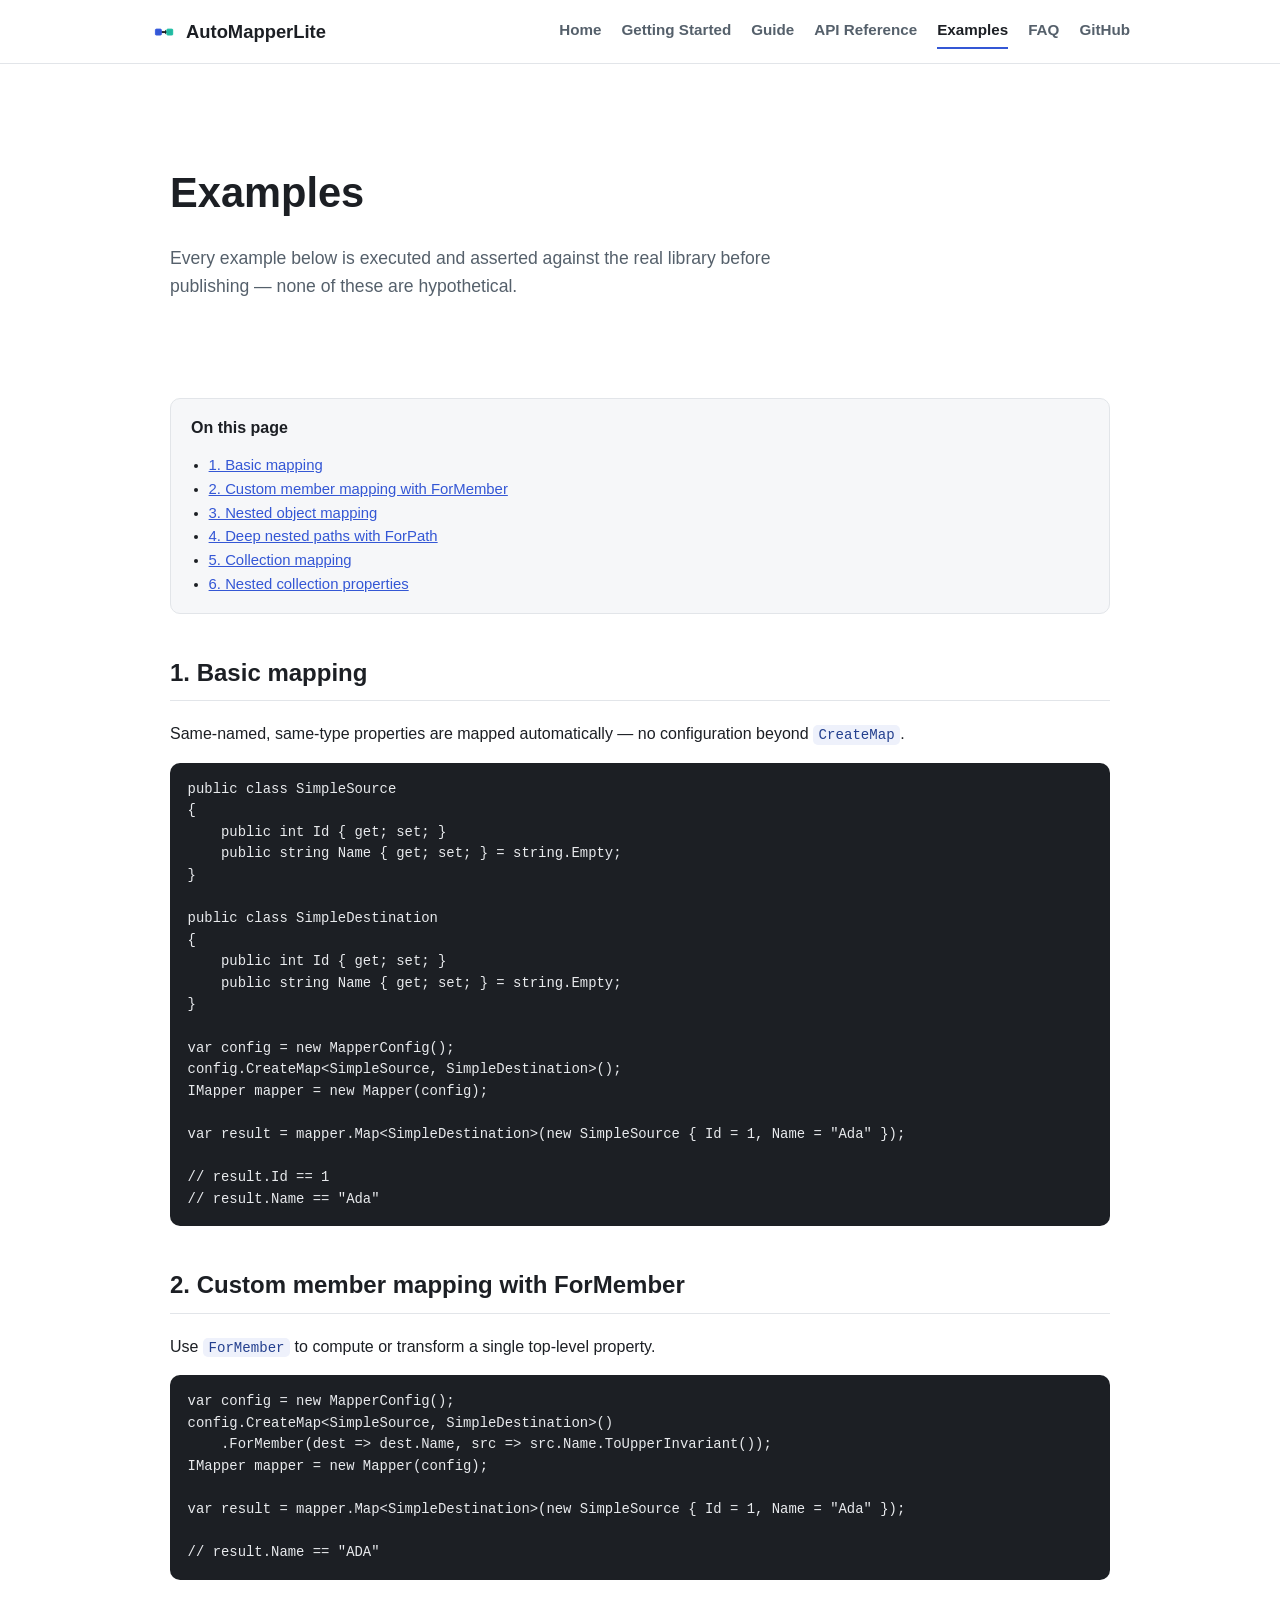
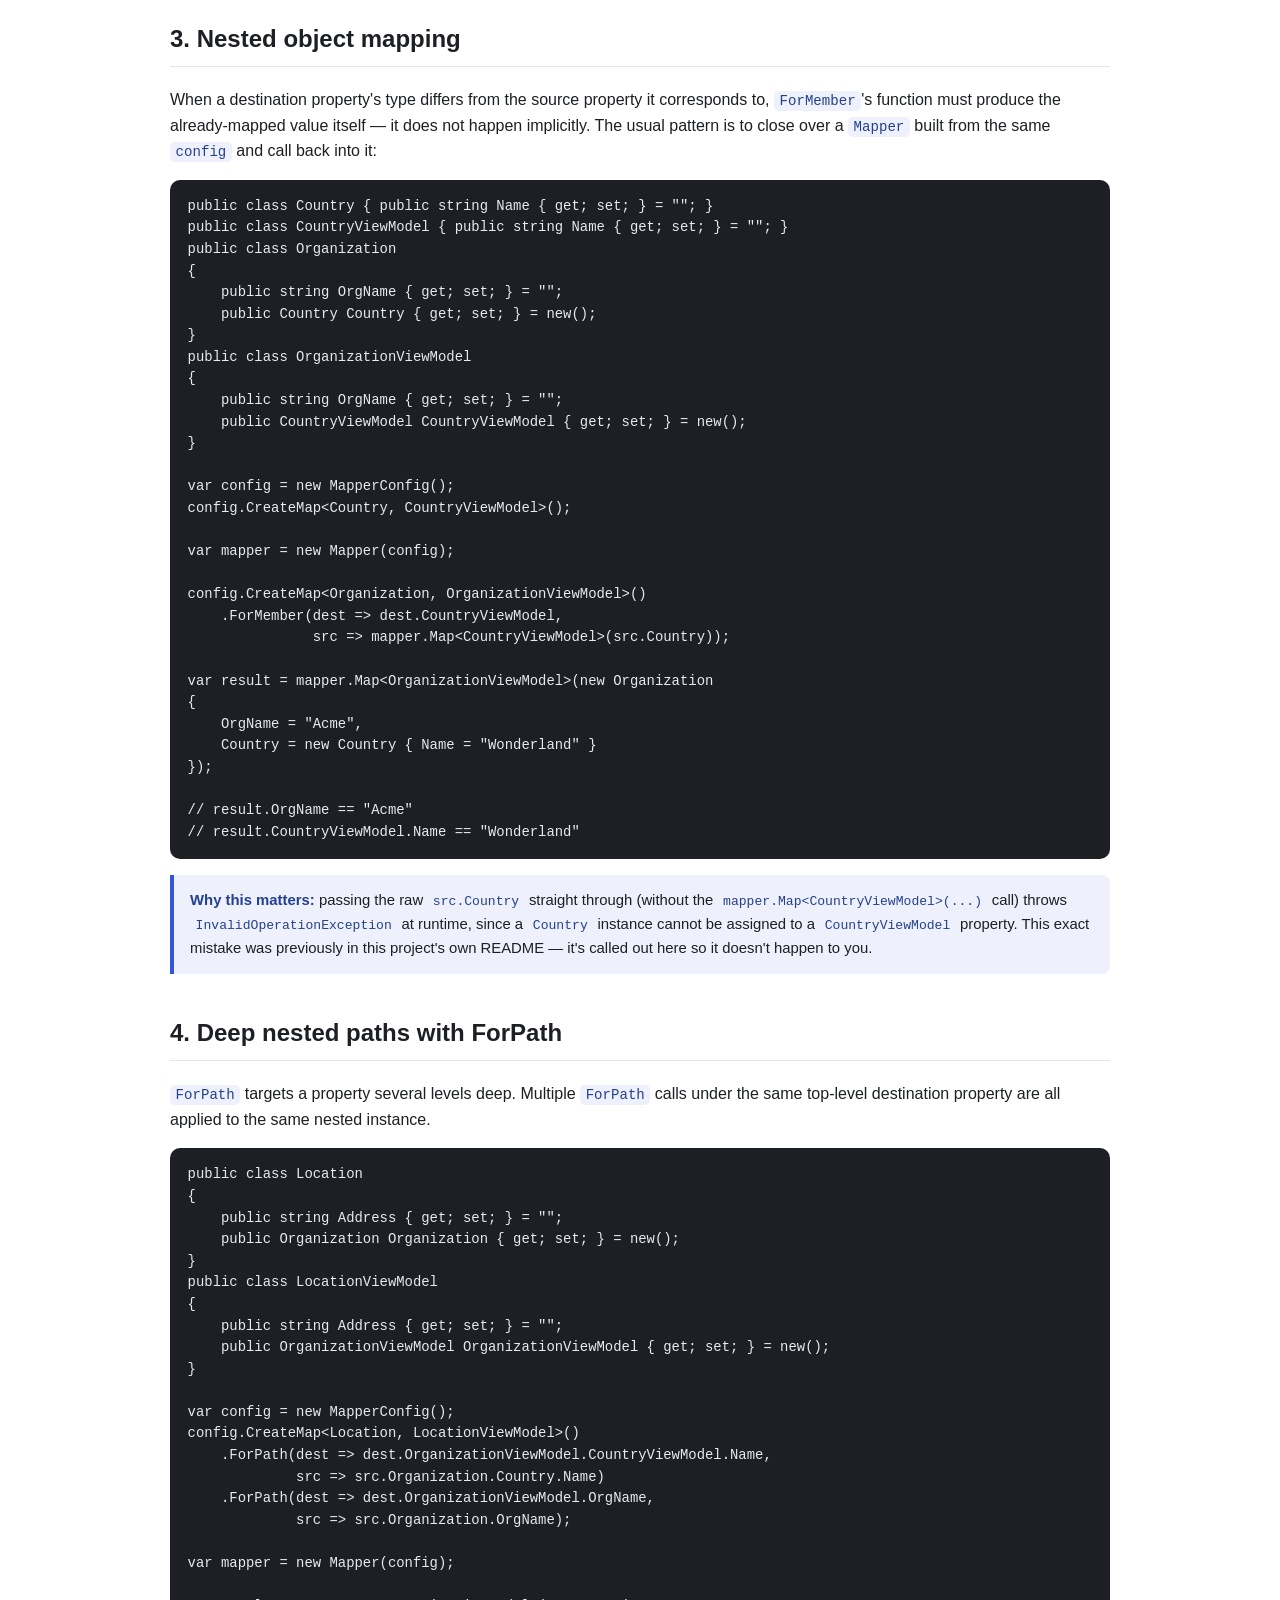
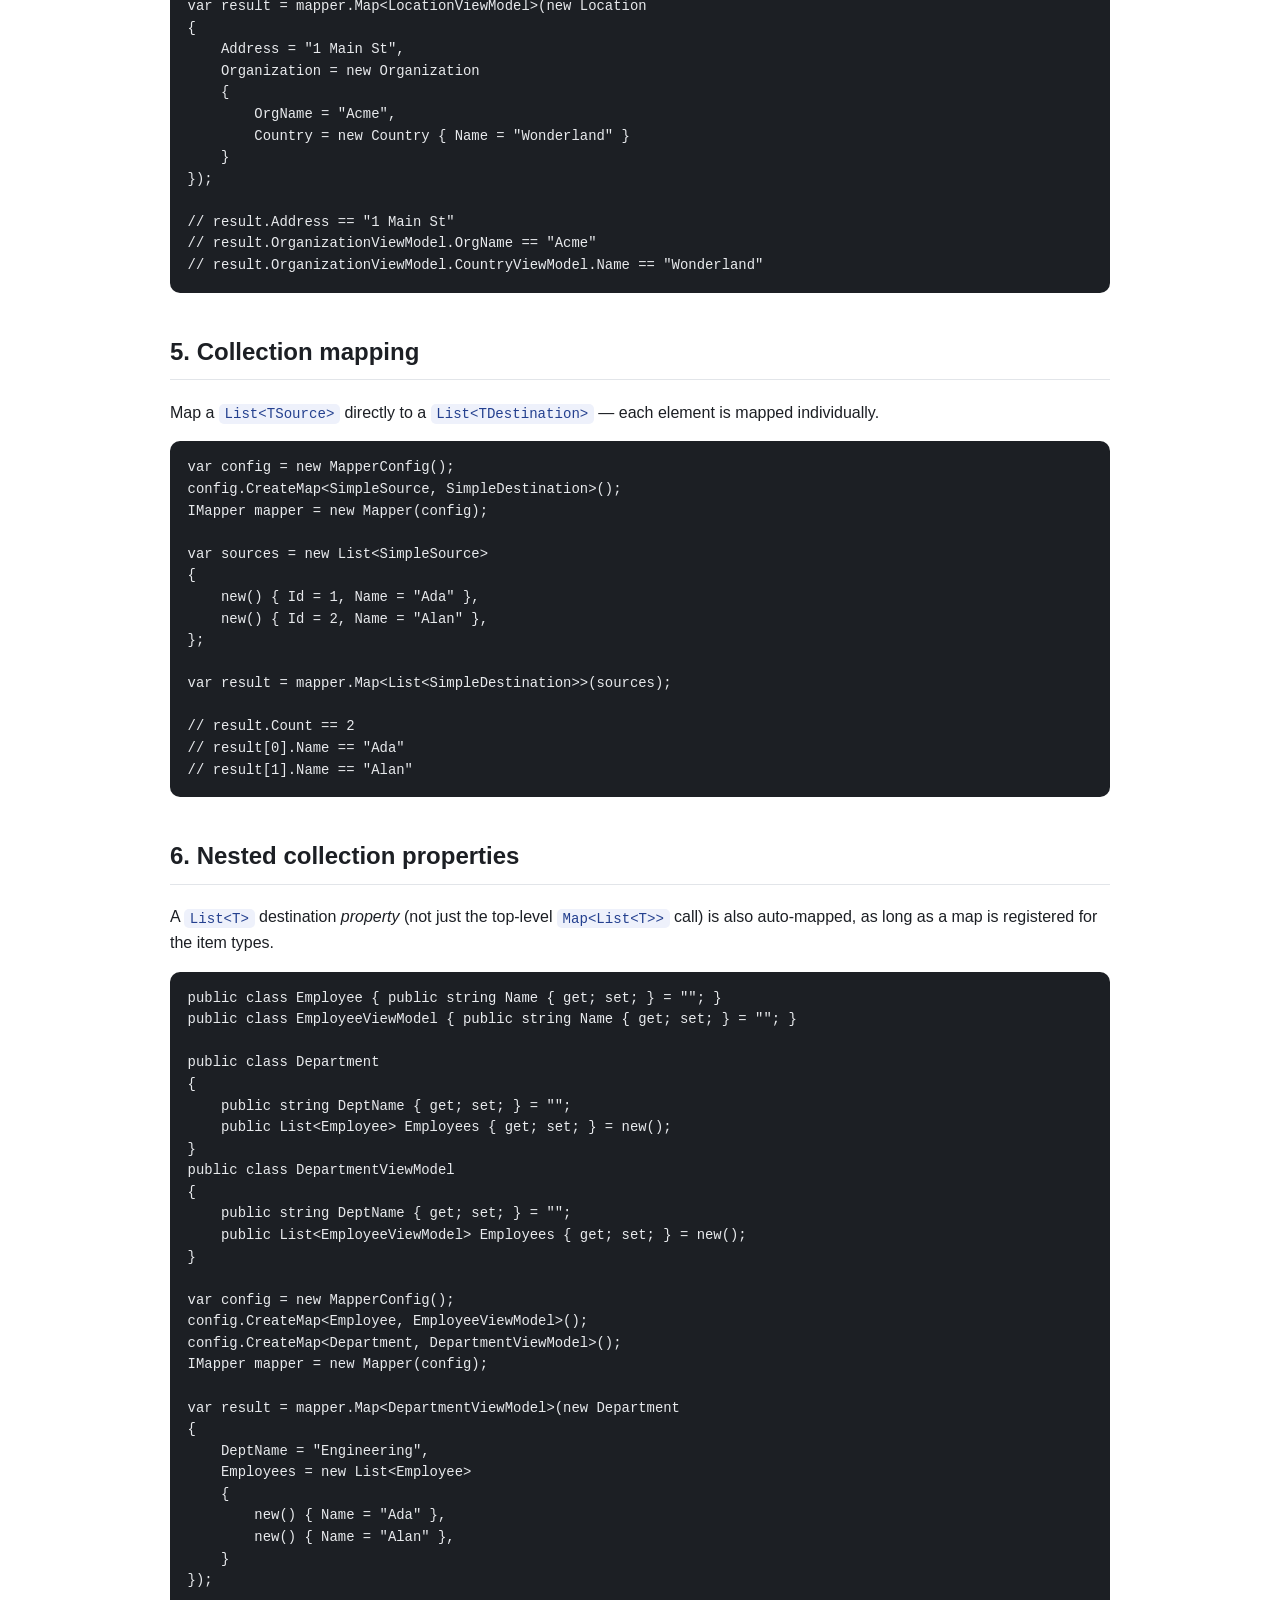
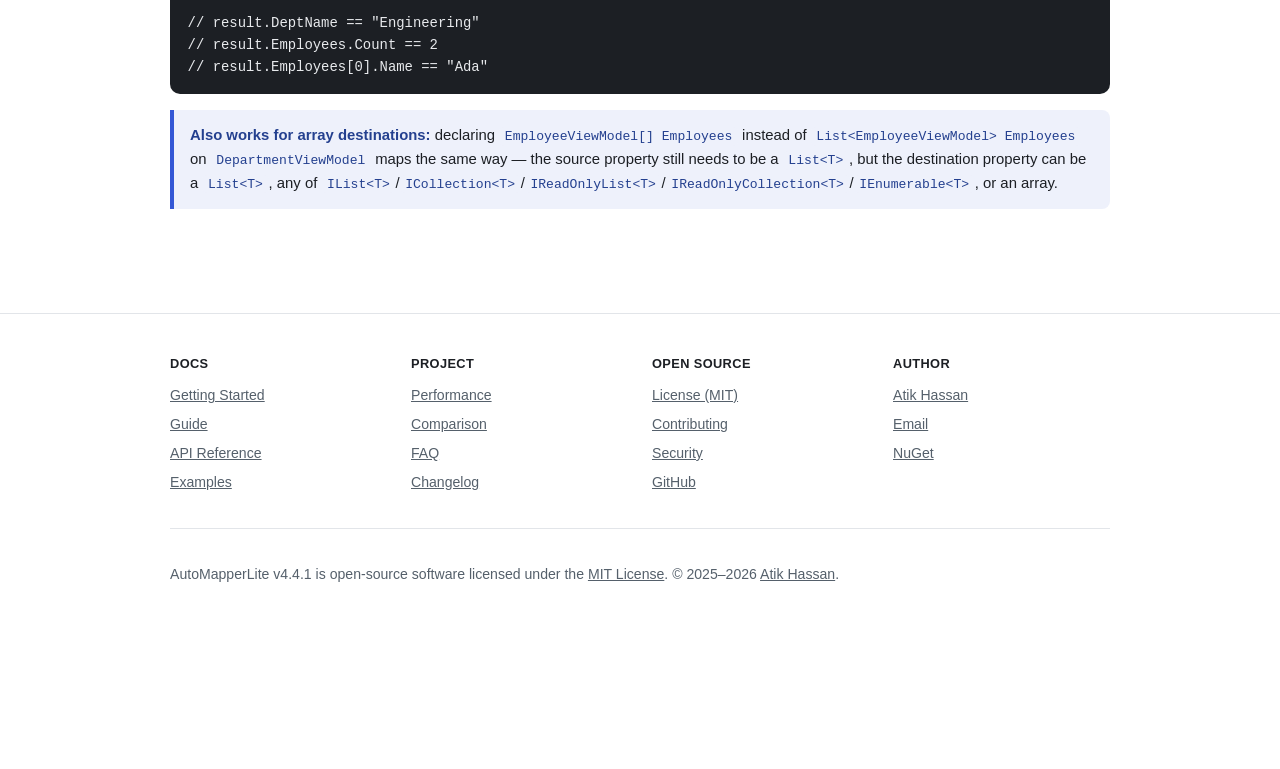
<file: docs/examples.html>
<!doctype html>
<html lang="en">
<head>
<meta charset="utf-8">
<meta name="viewport" content="width=device-width, initial-scale=1">
<title>Examples — AutoMapperLite</title>
<meta name="description" content="Runnable AutoMapperLite examples verified against the real library: basic mapping, custom members, nested objects, collections, and nested list properties.">
<link rel="canonical" href="https://automapperlite.atkhssn.info/examples.html">
<meta name="robots" content="index, follow">

<link rel="icon" type="image/png" sizes="32x32" href="assets/favicon-32x32.png">
<link rel="icon" type="image/png" sizes="16x16" href="assets/favicon-16x16.png">
<link rel="shortcut icon" href="assets/favicon.ico">
<link rel="apple-touch-icon" sizes="180x180" href="assets/apple-touch-icon.png">
<link rel="manifest" href="site.webmanifest">
<meta name="theme-color" content="#3457d5">

<meta property="og:type" content="website">
<meta property="og:site_name" content="AutoMapperLite">
<meta property="og:title" content="Examples — AutoMapperLite">
<meta property="og:description" content="Runnable AutoMapperLite examples verified against the real library: basic mapping, custom members, nested objects, collections, and nested list properties.">
<meta property="og:url" content="https://automapperlite.atkhssn.info/examples.html">
<meta property="og:image" content="https://automapperlite.atkhssn.info/assets/og-image.png">
<meta property="og:image:width" content="1200">
<meta property="og:image:height" content="630">

<meta name="twitter:card" content="summary_large_image">
<meta name="twitter:title" content="Examples — AutoMapperLite">
<meta name="twitter:description" content="Runnable AutoMapperLite examples verified against the real library: basic mapping, custom members, nested objects, collections, and nested list properties.">
<meta name="twitter:image" content="https://automapperlite.atkhssn.info/assets/twitter-card.png">

<link rel="stylesheet" href="assets/styles.css">

<script type="application/ld+json">
{
  "@context": "https://schema.org",
  "@type": "BreadcrumbList",
  "itemListElement": [
    { "@type": "ListItem", "position": 1, "name": "Home", "item": "https://automapperlite.atkhssn.info/" },
    { "@type": "ListItem", "position": 2, "name": "Examples", "item": "https://automapperlite.atkhssn.info/examples.html" }
  ]
}
</script>
</head>
<body>
<header class="site-header">
  <div class="container nav-bar">
    <a class="brand" href="index.html">
      <img src="assets/favicon-48x48.png" alt="">
      AutoMapperLite
    </a>
    <nav class="site-nav">
      <a href="index.html">Home</a>
      <a href="getting-started.html">Getting Started</a>
      <a href="guide.html">Guide</a>
      <a href="api-reference.html">API Reference</a>
      <a href="examples.html" aria-current="page">Examples</a>
      <a href="faq.html">FAQ</a>
      <a href="https://github.com/atkhssn/AutoMapperLite">GitHub</a>
    </nav>
  </div>
</header>

<main>
  <div class="container">
    <section class="hero">
      <h1>Examples</h1>
      <p class="lead">
        Every example below is executed and asserted against the real library
        before publishing — none of these are hypothetical.
      </p>
    </section>

    <nav class="toc" aria-label="On this page">
      <h2>On this page</h2>
      <ul>
        <li><a href="#basic">1. Basic mapping</a></li>
        <li><a href="#formember">2. Custom member mapping with ForMember</a></li>
        <li><a href="#nested-object">3. Nested object mapping</a></li>
        <li><a href="#forpath">4. Deep nested paths with ForPath</a></li>
        <li><a href="#collections">5. Collection mapping</a></li>
        <li><a href="#nested-collections">6. Nested collection properties</a></li>
      </ul>
    </nav>

    <section id="basic">
      <h2>1. Basic mapping</h2>
      <p>Same-named, same-type properties are mapped automatically — no configuration beyond <code>CreateMap</code>.</p>
      <pre><code>public class SimpleSource
{
    public int Id { get; set; }
    public string Name { get; set; } = string.Empty;
}

public class SimpleDestination
{
    public int Id { get; set; }
    public string Name { get; set; } = string.Empty;
}

var config = new MapperConfig();
config.CreateMap&lt;SimpleSource, SimpleDestination&gt;();
IMapper mapper = new Mapper(config);

var result = mapper.Map&lt;SimpleDestination&gt;(new SimpleSource { Id = 1, Name = "Ada" });

// result.Id == 1
// result.Name == "Ada"</code></pre>
    </section>

    <section id="formember">
      <h2>2. Custom member mapping with ForMember</h2>
      <p>Use <code>ForMember</code> to compute or transform a single top-level property.</p>
      <pre><code>var config = new MapperConfig();
config.CreateMap&lt;SimpleSource, SimpleDestination&gt;()
    .ForMember(dest =&gt; dest.Name, src =&gt; src.Name.ToUpperInvariant());
IMapper mapper = new Mapper(config);

var result = mapper.Map&lt;SimpleDestination&gt;(new SimpleSource { Id = 1, Name = "Ada" });

// result.Name == "ADA"</code></pre>
    </section>

    <section id="nested-object">
      <h2>3. Nested object mapping</h2>
      <p>
        When a destination property's type differs from the source property it
        corresponds to, <code>ForMember</code>'s function must produce the
        already-mapped value itself — it does not happen implicitly. The usual
        pattern is to close over a <code>Mapper</code> built from the same
        <code>config</code> and call back into it:
      </p>
      <pre><code>public class Country { public string Name { get; set; } = ""; }
public class CountryViewModel { public string Name { get; set; } = ""; }
public class Organization
{
    public string OrgName { get; set; } = "";
    public Country Country { get; set; } = new();
}
public class OrganizationViewModel
{
    public string OrgName { get; set; } = "";
    public CountryViewModel CountryViewModel { get; set; } = new();
}

var config = new MapperConfig();
config.CreateMap&lt;Country, CountryViewModel&gt;();

var mapper = new Mapper(config);

config.CreateMap&lt;Organization, OrganizationViewModel&gt;()
    .ForMember(dest =&gt; dest.CountryViewModel,
               src =&gt; mapper.Map&lt;CountryViewModel&gt;(src.Country));

var result = mapper.Map&lt;OrganizationViewModel&gt;(new Organization
{
    OrgName = "Acme",
    Country = new Country { Name = "Wonderland" }
});

// result.OrgName == "Acme"
// result.CountryViewModel.Name == "Wonderland"</code></pre>
      <div class="note">
        <strong>Why this matters:</strong> passing the raw <code>src.Country</code>
        straight through (without the <code>mapper.Map&lt;CountryViewModel&gt;(...)</code>
        call) throws <code>InvalidOperationException</code> at runtime, since a
        <code>Country</code> instance cannot be assigned to a
        <code>CountryViewModel</code> property. This exact mistake was previously
        in this project's own README — it's called out here so it doesn't happen
        to you.
      </div>
    </section>

    <section id="forpath">
      <h2>4. Deep nested paths with ForPath</h2>
      <p>
        <code>ForPath</code> targets a property several levels deep. Multiple
        <code>ForPath</code> calls under the same top-level destination property
        are all applied to the same nested instance.
      </p>
      <pre><code>public class Location
{
    public string Address { get; set; } = "";
    public Organization Organization { get; set; } = new();
}
public class LocationViewModel
{
    public string Address { get; set; } = "";
    public OrganizationViewModel OrganizationViewModel { get; set; } = new();
}

var config = new MapperConfig();
config.CreateMap&lt;Location, LocationViewModel&gt;()
    .ForPath(dest =&gt; dest.OrganizationViewModel.CountryViewModel.Name,
             src =&gt; src.Organization.Country.Name)
    .ForPath(dest =&gt; dest.OrganizationViewModel.OrgName,
             src =&gt; src.Organization.OrgName);

var mapper = new Mapper(config);

var result = mapper.Map&lt;LocationViewModel&gt;(new Location
{
    Address = "1 Main St",
    Organization = new Organization
    {
        OrgName = "Acme",
        Country = new Country { Name = "Wonderland" }
    }
});

// result.Address == "1 Main St"
// result.OrganizationViewModel.OrgName == "Acme"
// result.OrganizationViewModel.CountryViewModel.Name == "Wonderland"</code></pre>
    </section>

    <section id="collections">
      <h2>5. Collection mapping</h2>
      <p>Map a <code>List&lt;TSource&gt;</code> directly to a <code>List&lt;TDestination&gt;</code> — each element is mapped individually.</p>
      <pre><code>var config = new MapperConfig();
config.CreateMap&lt;SimpleSource, SimpleDestination&gt;();
IMapper mapper = new Mapper(config);

var sources = new List&lt;SimpleSource&gt;
{
    new() { Id = 1, Name = "Ada" },
    new() { Id = 2, Name = "Alan" },
};

var result = mapper.Map&lt;List&lt;SimpleDestination&gt;&gt;(sources);

// result.Count == 2
// result[0].Name == "Ada"
// result[1].Name == "Alan"</code></pre>
    </section>

    <section id="nested-collections">
      <h2>6. Nested collection properties</h2>
      <p>
        A <code>List&lt;T&gt;</code> destination <em>property</em> (not just the
        top-level <code>Map&lt;List&lt;T&gt;&gt;</code> call) is also auto-mapped, as
        long as a map is registered for the item types.
      </p>
      <pre><code>public class Employee { public string Name { get; set; } = ""; }
public class EmployeeViewModel { public string Name { get; set; } = ""; }

public class Department
{
    public string DeptName { get; set; } = "";
    public List&lt;Employee&gt; Employees { get; set; } = new();
}
public class DepartmentViewModel
{
    public string DeptName { get; set; } = "";
    public List&lt;EmployeeViewModel&gt; Employees { get; set; } = new();
}

var config = new MapperConfig();
config.CreateMap&lt;Employee, EmployeeViewModel&gt;();
config.CreateMap&lt;Department, DepartmentViewModel&gt;();
IMapper mapper = new Mapper(config);

var result = mapper.Map&lt;DepartmentViewModel&gt;(new Department
{
    DeptName = "Engineering",
    Employees = new List&lt;Employee&gt;
    {
        new() { Name = "Ada" },
        new() { Name = "Alan" },
    }
});

// result.DeptName == "Engineering"
// result.Employees.Count == 2
// result.Employees[0].Name == "Ada"</code></pre>
      <div class="note">
        <strong>Also works for array destinations:</strong> declaring
        <code>EmployeeViewModel[] Employees</code> instead of
        <code>List&lt;EmployeeViewModel&gt; Employees</code> on
        <code>DepartmentViewModel</code> maps the same way — the source property still
        needs to be a <code>List&lt;T&gt;</code>, but the destination property can be a
        <code>List&lt;T&gt;</code>, any of <code>IList&lt;T&gt;</code>/<code>ICollection&lt;T&gt;</code>/<code>IReadOnlyList&lt;T&gt;</code>/<code>IReadOnlyCollection&lt;T&gt;</code>/<code>IEnumerable&lt;T&gt;</code>, or an array.
      </div>
    </section>
  </div>
</main>

<footer class="site-footer">
  <div class="container">
    <div class="footer-cols">
      <div>
        <p class="footer-heading">Docs</p>
        <ul>
          <li><a href="getting-started.html">Getting Started</a></li>
          <li><a href="guide.html">Guide</a></li>
          <li><a href="api-reference.html">API Reference</a></li>
          <li><a href="examples.html">Examples</a></li>
        </ul>
      </div>
      <div>
        <p class="footer-heading">Project</p>
        <ul>
          <li><a href="performance.html">Performance</a></li>
          <li><a href="comparison.html">Comparison</a></li>
          <li><a href="faq.html">FAQ</a></li>
          <li><a href="changelog.html">Changelog</a></li>
        </ul>
      </div>
      <div>
        <p class="footer-heading">Open Source</p>
        <ul>
          <li><a href="resources.html#license">License (MIT)</a></li>
          <li><a href="resources.html#contributing">Contributing</a></li>
          <li><a href="resources.html#security">Security</a></li>
          <li><a href="https://github.com/atkhssn/AutoMapperLite">GitHub</a></li>
        </ul>
      </div>
      <div>
        <p class="footer-heading">Author</p>
        <ul>
          <li><a href="https://atkhssn.info">Atik Hassan</a></li>
          <li><a href="mailto:atik.hassan@outlook.com">Email</a></li>
          <li><a href="https://www.nuget.org/packages/AutoMapperLite">NuGet</a></li>
        </ul>
      </div>
    </div>
    <div class="footer-bottom">
      <p>
        AutoMapperLite v4.4.1 is open-source software licensed under the <a href="https://github.com/atkhssn/AutoMapperLite/blob/main/LICENSE">MIT License</a>.
        &copy; 2025&ndash;2026 <a href="https://atkhssn.info">Atik Hassan</a>.
      </p>
    </div>
  </div>
</footer>
</body>
</html>
</file>
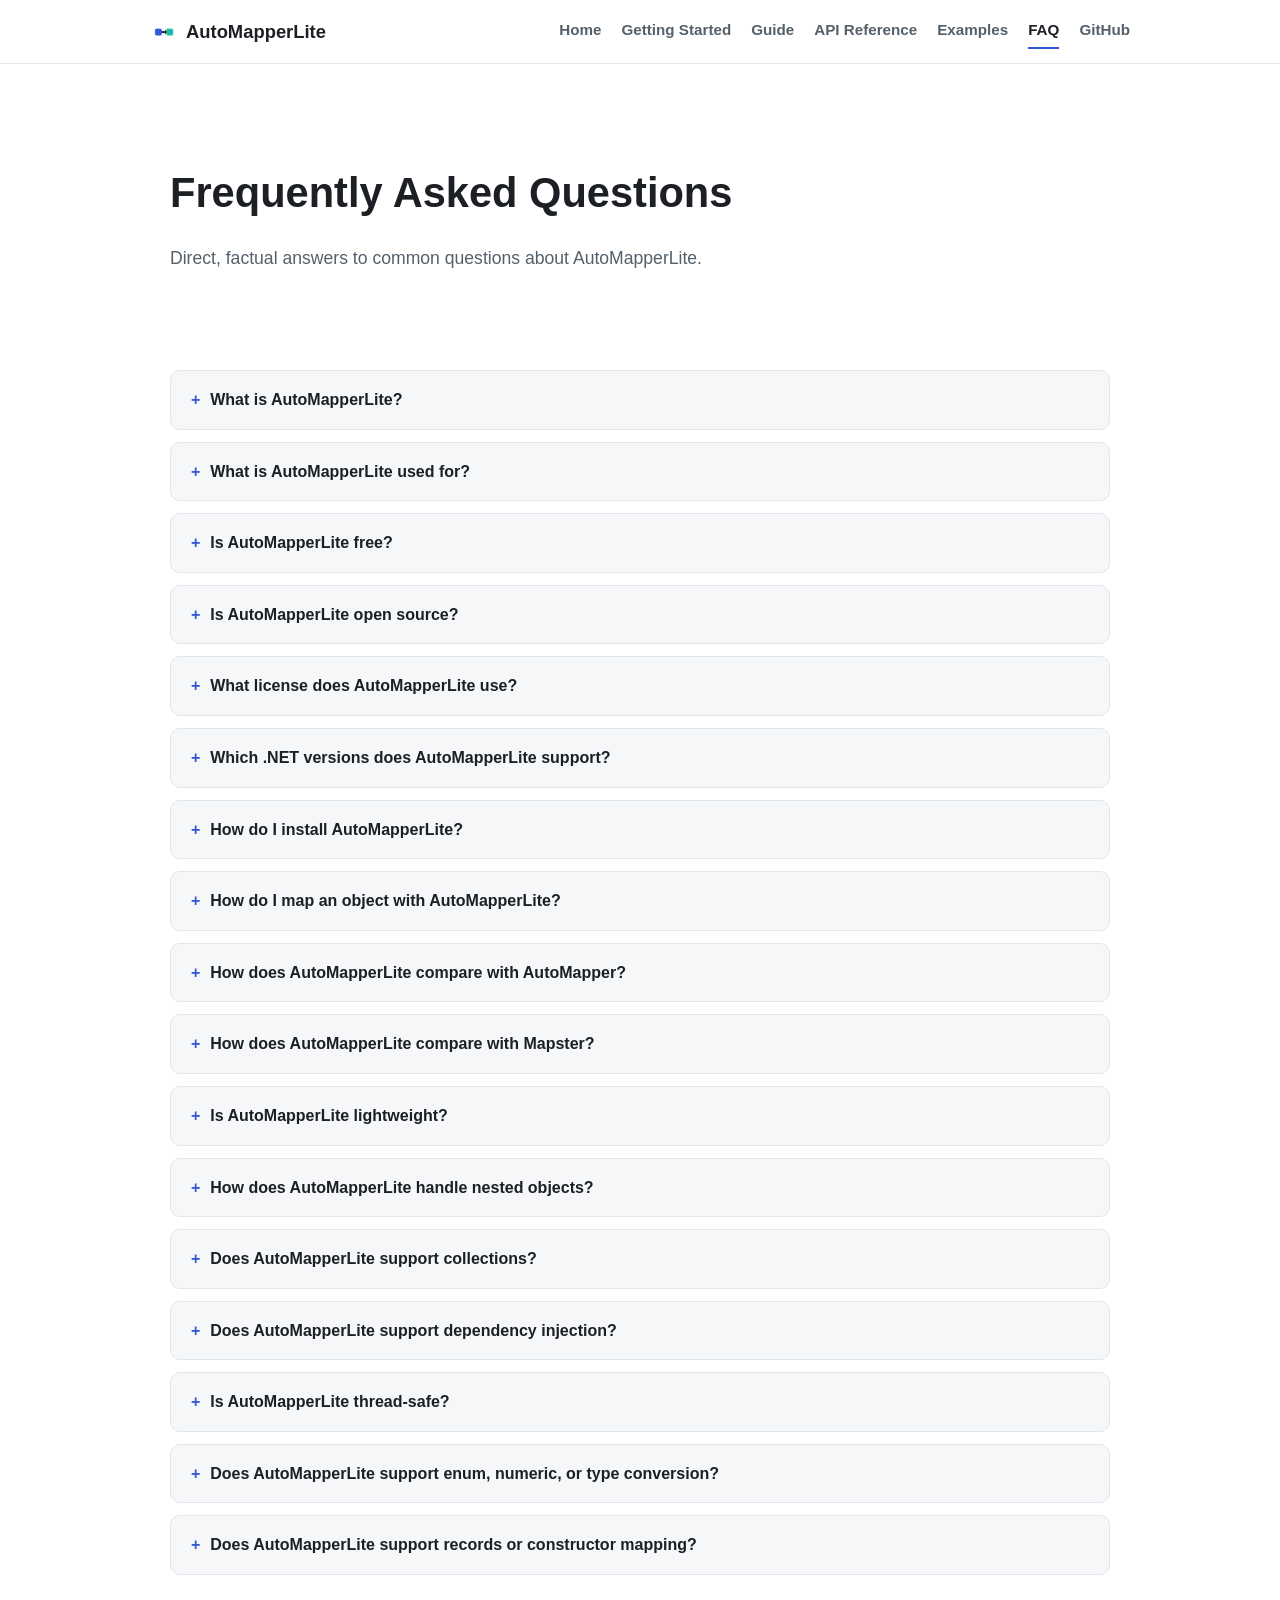
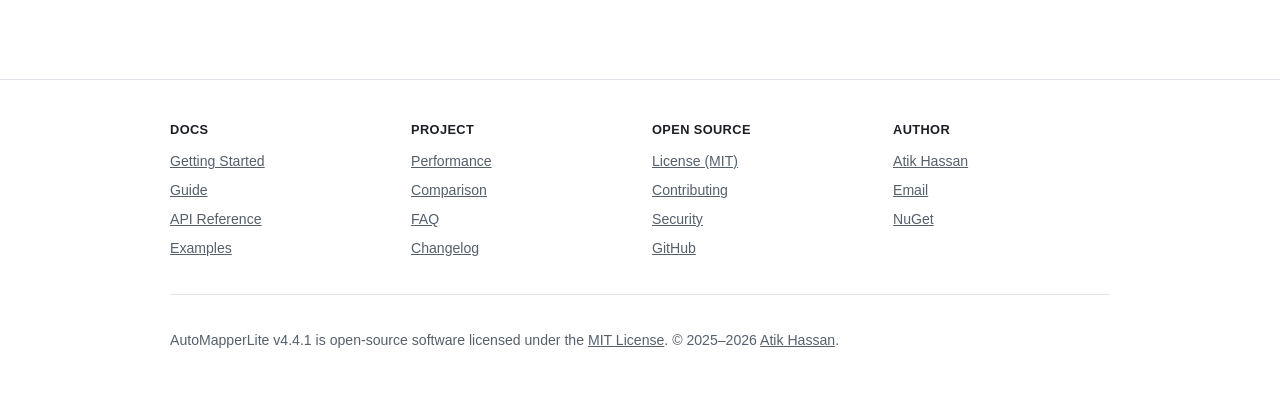
<file: docs/faq.html>
<!doctype html>
<html lang="en">
<head>
<meta charset="utf-8">
<meta name="viewport" content="width=device-width, initial-scale=1">
<title>FAQ — AutoMapperLite</title>
<meta name="description" content="Frequently asked questions about AutoMapperLite: licensing, supported .NET versions, installation, mapping, collections, DI, thread-safety, and comparisons.">
<link rel="canonical" href="https://automapperlite.atkhssn.info/faq.html">
<meta name="robots" content="index, follow">

<link rel="icon" type="image/png" sizes="32x32" href="assets/favicon-32x32.png">
<link rel="icon" type="image/png" sizes="16x16" href="assets/favicon-16x16.png">
<link rel="shortcut icon" href="assets/favicon.ico">
<link rel="apple-touch-icon" sizes="180x180" href="assets/apple-touch-icon.png">
<link rel="manifest" href="site.webmanifest">
<meta name="theme-color" content="#3457d5">

<meta property="og:type" content="website">
<meta property="og:site_name" content="AutoMapperLite">
<meta property="og:title" content="FAQ — AutoMapperLite">
<meta property="og:description" content="Frequently asked questions about AutoMapperLite: licensing, supported .NET versions, installation, mapping, collections, DI, thread-safety, and comparisons.">
<meta property="og:url" content="https://automapperlite.atkhssn.info/faq.html">
<meta property="og:image" content="https://automapperlite.atkhssn.info/assets/og-image.png">
<meta property="og:image:width" content="1200">
<meta property="og:image:height" content="630">

<meta name="twitter:card" content="summary_large_image">
<meta name="twitter:title" content="FAQ — AutoMapperLite">
<meta name="twitter:description" content="Frequently asked questions about AutoMapperLite: licensing, supported .NET versions, installation, mapping, collections, DI, thread-safety, and comparisons.">
<meta name="twitter:image" content="https://automapperlite.atkhssn.info/assets/twitter-card.png">

<link rel="stylesheet" href="assets/styles.css">
<script type="application/ld+json">
{
  "@context": "https://schema.org",
  "@type": "FAQPage",
  "mainEntity": [
    {
      "@type": "Question",
      "name": "What is AutoMapperLite?",
      "acceptedAnswer": {
        "@type": "Answer",
        "text": "AutoMapperLite is a lightweight object-to-object mapper for .NET. It maps properties between source and destination types (typically entities and DTOs) using fluent CreateMap/ForMember/ForPath profiles, compiling each mapping into a cached delegate rather than interpreting it via reflection on every call."
      }
    },
    {
      "@type": "Question",
      "name": "What is AutoMapperLite used for?",
      "acceptedAnswer": {
        "@type": "Answer",
        "text": "Mapping between layers of an application \u2014 for example, converting database entities into API DTOs/view models and back \u2014 without hand-writing repetitive property-assignment code."
      }
    },
    {
      "@type": "Question",
      "name": "Is AutoMapperLite free?",
      "acceptedAnswer": {
        "@type": "Answer",
        "text": "Yes, completely free for personal and commercial use."
      }
    },
    {
      "@type": "Question",
      "name": "Is AutoMapperLite open source?",
      "acceptedAnswer": {
        "@type": "Answer",
        "text": "Yes. The source code is public on GitHub under the MIT License."
      }
    },
    {
      "@type": "Question",
      "name": "What license does AutoMapperLite use?",
      "acceptedAnswer": {
        "@type": "Answer",
        "text": "The MIT License \u2014 permissive, free, no commercial-use restrictions."
      }
    },
    {
      "@type": "Question",
      "name": "Which .NET versions does AutoMapperLite support?",
      "acceptedAnswer": {
        "@type": "Answer",
        "text": "net6.0, net7.0, net8.0, net9.0, and net10.0."
      }
    },
    {
      "@type": "Question",
      "name": "How do I install AutoMapperLite?",
      "acceptedAnswer": {
        "@type": "Answer",
        "text": "dotnet add package AutoMapperLite --version 4.4.1. See Getting Started for the full walkthrough."
      }
    },
    {
      "@type": "Question",
      "name": "How do I map an object with AutoMapperLite?",
      "acceptedAnswer": {
        "@type": "Answer",
        "text": "Register a map with config.CreateMap&lt;TSource, TDestination&gt;() inside a Profile, then call mapper.Map&lt;TDestination&gt;(source). See Examples \u2192 Basic mapping."
      }
    },
    {
      "@type": "Question",
      "name": "How does AutoMapperLite compare with AutoMapper?",
      "acceptedAnswer": {
        "@type": "Answer",
        "text": "Both compile mappings into cached expression-tree delegates rather than using reflection at runtime. AutoMapperLite is smaller in scope than AutoMapper \u2014 no LINQ ProjectTo, no large convention/coercion engine \u2014 in exchange for a minimal dependency footprint and no commercial licensing considerations. See the full comparison."
      }
    },
    {
      "@type": "Question",
      "name": "How does AutoMapperLite compare with Mapster?",
      "acceptedAnswer": {
        "@type": "Answer",
        "text": "Mapster uses compiled expressions/source generators for maximum throughput and has a broader feature set; AutoMapperLite favors simplicity and a small footprint over raw peak performance. See the comparison and performance pages."
      }
    },
    {
      "@type": "Question",
      "name": "Is AutoMapperLite lightweight?",
      "acceptedAnswer": {
        "@type": "Answer",
        "text": "Yes \u2014 a single small library with one runtime dependency (Microsoft.Extensions.DependencyInjection.Abstractions), no code generation step, no large convention engine."
      }
    },
    {
      "@type": "Question",
      "name": "How does AutoMapperLite handle nested objects?",
      "acceptedAnswer": {
        "@type": "Answer",
        "text": "Same-named nested properties with a registered map are mapped automatically and recursively. For differently-named or differently-shaped nested properties, use ForMember or ForPath with a mapping function that calls back into the mapper \u2014 see Examples \u2192 Nested object mapping."
      }
    },
    {
      "@type": "Question",
      "name": "Does AutoMapperLite support collections?",
      "acceptedAnswer": {
        "@type": "Answer",
        "text": "Yes \u2014 List&lt;T&gt;, arrays, and common collection interfaces (IList&lt;T&gt;, ICollection&lt;T&gt;, IReadOnlyList&lt;T&gt;, IReadOnlyCollection&lt;T&gt;, IEnumerable&lt;T&gt;) are all supported as mapping destinations, both at the top level and as nested properties, as long as a map is registered for the item types. See Examples \u2192 Collections."
      }
    },
    {
      "@type": "Question",
      "name": "Does AutoMapperLite support dependency injection?",
      "acceptedAnswer": {
        "@type": "Answer",
        "text": "Yes \u2014 AddAutoMapperLite(Assembly) registers IMapperConfig and IMapper as singletons in Microsoft.Extensions.DependencyInjection."
      }
    },
    {
      "@type": "Question",
      "name": "Is AutoMapperLite thread-safe?",
      "acceptedAnswer": {
        "@type": "Answer",
        "text": "Yes. Configuration and mapping are both safe for concurrent use, verified by dedicated concurrency tests in the repository."
      }
    },
    {
      "@type": "Question",
      "name": "Does AutoMapperLite support enum, numeric, or type conversion?",
      "acceptedAnswer": {
        "@type": "Answer",
        "text": "Only exact type matches auto-map, or types with a registered CreateMap. Two different enum types (even with identical member names), enum to string, and numeric widening (int to long) are not converted automatically — the destination property is silently left at its default. Use ForMember for explicit conversions."
      }
    },
    {
      "@type": "Question",
      "name": "Does AutoMapperLite support records or constructor mapping?",
      "acceptedAnswer": {
        "@type": "Answer",
        "text": "Records with a parameterless constructor and init-only properties work fine. Positional records and any type without a public parameterless constructor are not supported as mapping destinations, since instances are created via a compiled constructor call (Expression.New), not Activator.CreateInstance."
      }
    }
  ]
}
</script>

<script type="application/ld+json">
{
  "@context": "https://schema.org",
  "@type": "BreadcrumbList",
  "itemListElement": [
    { "@type": "ListItem", "position": 1, "name": "Home", "item": "https://automapperlite.atkhssn.info/" },
    { "@type": "ListItem", "position": 2, "name": "FAQ", "item": "https://automapperlite.atkhssn.info/faq.html" }
  ]
}
</script>
</head>
<body>
<header class="site-header">
  <div class="container nav-bar">
    <a class="brand" href="index.html">
      <img src="assets/favicon-48x48.png" alt="">
      AutoMapperLite
    </a>
    <nav class="site-nav">
      <a href="index.html">Home</a>
      <a href="getting-started.html">Getting Started</a>
      <a href="guide.html">Guide</a>
      <a href="api-reference.html">API Reference</a>
      <a href="examples.html">Examples</a>
      <a href="faq.html" aria-current="page">FAQ</a>
      <a href="https://github.com/atkhssn/AutoMapperLite">GitHub</a>
    </nav>
  </div>
</header>

<main>
  <div class="container">

    <section class="hero">
      <h1>Frequently Asked Questions</h1>
      <p class="lead">Direct, factual answers to common questions about AutoMapperLite.</p>
    </section>

    <section id="faqs">
      <details class="faq-item">
        <summary>What is AutoMapperLite?</summary>
        <div class="faq-answer">AutoMapperLite is a lightweight object-to-object mapper for .NET. It maps properties between source and destination types (typically entities and DTOs) using fluent <code>CreateMap</code>/<code>ForMember</code>/<code>ForPath</code> profiles, compiling each mapping into a cached delegate rather than interpreting it via reflection on every call.</div>
      </details>
      <details class="faq-item">
        <summary>What is AutoMapperLite used for?</summary>
        <div class="faq-answer">Mapping between layers of an application — for example, converting database entities into API DTOs/view models and back — without hand-writing repetitive property-assignment code.</div>
      </details>
      <details class="faq-item">
        <summary>Is AutoMapperLite free?</summary>
        <div class="faq-answer">Yes, completely free for personal and commercial use.</div>
      </details>
      <details class="faq-item">
        <summary>Is AutoMapperLite open source?</summary>
        <div class="faq-answer">Yes. The source code is public on <a href="https://github.com/atkhssn/AutoMapperLite">GitHub</a> under the MIT License.</div>
      </details>
      <details class="faq-item">
        <summary>What license does AutoMapperLite use?</summary>
        <div class="faq-answer">The <a href="https://github.com/atkhssn/AutoMapperLite/blob/main/LICENSE">MIT License</a> — permissive, free, no commercial-use restrictions.</div>
      </details>
      <details class="faq-item">
        <summary>Which .NET versions does AutoMapperLite support?</summary>
        <div class="faq-answer">net6.0, net7.0, net8.0, net9.0, and net10.0.</div>
      </details>
      <details class="faq-item">
        <summary>How do I install AutoMapperLite?</summary>
        <div class="faq-answer"><code>dotnet add package AutoMapperLite --version 4.4.1</code>. See <a href="getting-started.html">Getting Started</a> for the full walkthrough.</div>
      </details>
      <details class="faq-item">
        <summary>How do I map an object with AutoMapperLite?</summary>
        <div class="faq-answer">Register a map with <code>config.CreateMap&lt;TSource, TDestination&gt;()</code> inside a <code>Profile</code>, then call <code>mapper.Map&lt;TDestination&gt;(source)</code>. See <a href="examples.html#basic">Examples → Basic mapping</a>.</div>
      </details>
      <details class="faq-item">
        <summary>How does AutoMapperLite compare with AutoMapper?</summary>
        <div class="faq-answer">Both compile mappings into cached expression-tree delegates rather than using reflection at runtime. AutoMapperLite is smaller in scope — no LINQ <code>ProjectTo</code>, no large convention/coercion engine — in exchange for a minimal dependency footprint and no commercial licensing considerations. See the full <a href="comparison.html">comparison</a>.</div>
      </details>
      <details class="faq-item">
        <summary>How does AutoMapperLite compare with Mapster?</summary>
        <div class="faq-answer">Mapster uses compiled expressions/source generators for maximum throughput and has a broader feature set; AutoMapperLite favors simplicity and a small footprint over raw peak performance. See the <a href="comparison.html">comparison</a> and <a href="performance.html">performance</a> pages.</div>
      </details>
      <details class="faq-item">
        <summary>Is AutoMapperLite lightweight?</summary>
        <div class="faq-answer">Yes — a single small library with one runtime dependency (<code>Microsoft.Extensions.DependencyInjection.Abstractions</code>), no code generation step, no large convention engine.</div>
      </details>
      <details class="faq-item">
        <summary>How does AutoMapperLite handle nested objects?</summary>
        <div class="faq-answer">Same-named nested properties with a registered map are mapped automatically and recursively. For differently-named or differently-shaped nested properties, use <code>ForMember</code> or <code>ForPath</code> with a mapping function that calls back into the mapper — see <a href="examples.html#nested-object">Examples → Nested object mapping</a>.</div>
      </details>
      <details class="faq-item">
        <summary>Does AutoMapperLite support collections?</summary>
        <div class="faq-answer">Yes — <code>List&lt;T&gt;</code>, arrays, and common collection interfaces (<code>IList&lt;T&gt;</code>, <code>ICollection&lt;T&gt;</code>, <code>IReadOnlyList&lt;T&gt;</code>, <code>IReadOnlyCollection&lt;T&gt;</code>, <code>IEnumerable&lt;T&gt;</code>) are all supported as mapping destinations, both at the top level and as nested properties, as long as a map is registered for the item types. See <a href="examples.html#collections">Examples → Collections</a>.</div>
      </details>
      <details class="faq-item">
        <summary>Does AutoMapperLite support dependency injection?</summary>
        <div class="faq-answer">Yes — <code>AddAutoMapperLite(Assembly)</code> registers <code>IMapperConfig</code> and <code>IMapper</code> as singletons in <code>Microsoft.Extensions.DependencyInjection</code>.</div>
      </details>
      <details class="faq-item">
        <summary>Is AutoMapperLite thread-safe?</summary>
        <div class="faq-answer">Yes. Configuration and mapping are both safe for concurrent use, verified by dedicated concurrency tests in the repository.</div>
      </details>
      <details class="faq-item">
        <summary>Does AutoMapperLite support enum, numeric, or type conversion?</summary>
        <div class="faq-answer">Only exact type matches auto-map, or types with a registered <code>CreateMap</code>. Two different enum types (even with identical member names), <code>enum → string</code>, and numeric widening (<code>int → long</code>) are not converted automatically — the destination property is silently left at its default. Use <code>ForMember</code> for explicit conversions. See <a href="guide.html#limitations">Guide → Limitations</a>.</div>
      </details>
      <details class="faq-item">
        <summary>Does AutoMapperLite support records or constructor mapping?</summary>
        <div class="faq-answer">Records with a parameterless constructor and <code>{ get; init; }</code> properties work fine. Positional records (<code>record Foo(int A)</code>) and any type without a public parameterless constructor are not supported as mapping destinations — instances are created via a compiled constructor call (<code>Expression.New</code>), not <code>Activator.CreateInstance</code>, with a clear error naming the type when that fails. See <a href="guide.html#limitations">Guide → Limitations</a>.</div>
      </details>
    </section>

  </div>
</main>

<footer class="site-footer">
  <div class="container">
    <div class="footer-cols">
      <div>
        <p class="footer-heading">Docs</p>
        <ul>
          <li><a href="getting-started.html">Getting Started</a></li>
          <li><a href="guide.html">Guide</a></li>
          <li><a href="api-reference.html">API Reference</a></li>
          <li><a href="examples.html">Examples</a></li>
        </ul>
      </div>
      <div>
        <p class="footer-heading">Project</p>
        <ul>
          <li><a href="performance.html">Performance</a></li>
          <li><a href="comparison.html">Comparison</a></li>
          <li><a href="faq.html">FAQ</a></li>
          <li><a href="changelog.html">Changelog</a></li>
        </ul>
      </div>
      <div>
        <p class="footer-heading">Open Source</p>
        <ul>
          <li><a href="resources.html#license">License (MIT)</a></li>
          <li><a href="resources.html#contributing">Contributing</a></li>
          <li><a href="resources.html#security">Security</a></li>
          <li><a href="https://github.com/atkhssn/AutoMapperLite">GitHub</a></li>
        </ul>
      </div>
      <div>
        <p class="footer-heading">Author</p>
        <ul>
          <li><a href="https://atkhssn.info">Atik Hassan</a></li>
          <li><a href="mailto:atik.hassan@outlook.com">Email</a></li>
          <li><a href="https://www.nuget.org/packages/AutoMapperLite">NuGet</a></li>
        </ul>
      </div>
    </div>
    <div class="footer-bottom">
      <p>
        AutoMapperLite v4.4.1 is open-source software licensed under the <a href="https://github.com/atkhssn/AutoMapperLite/blob/main/LICENSE">MIT License</a>.
        &copy; 2025&ndash;2026 <a href="https://atkhssn.info">Atik Hassan</a>.
      </p>
    </div>
  </div>
</footer>
</body>
</html>
</file>
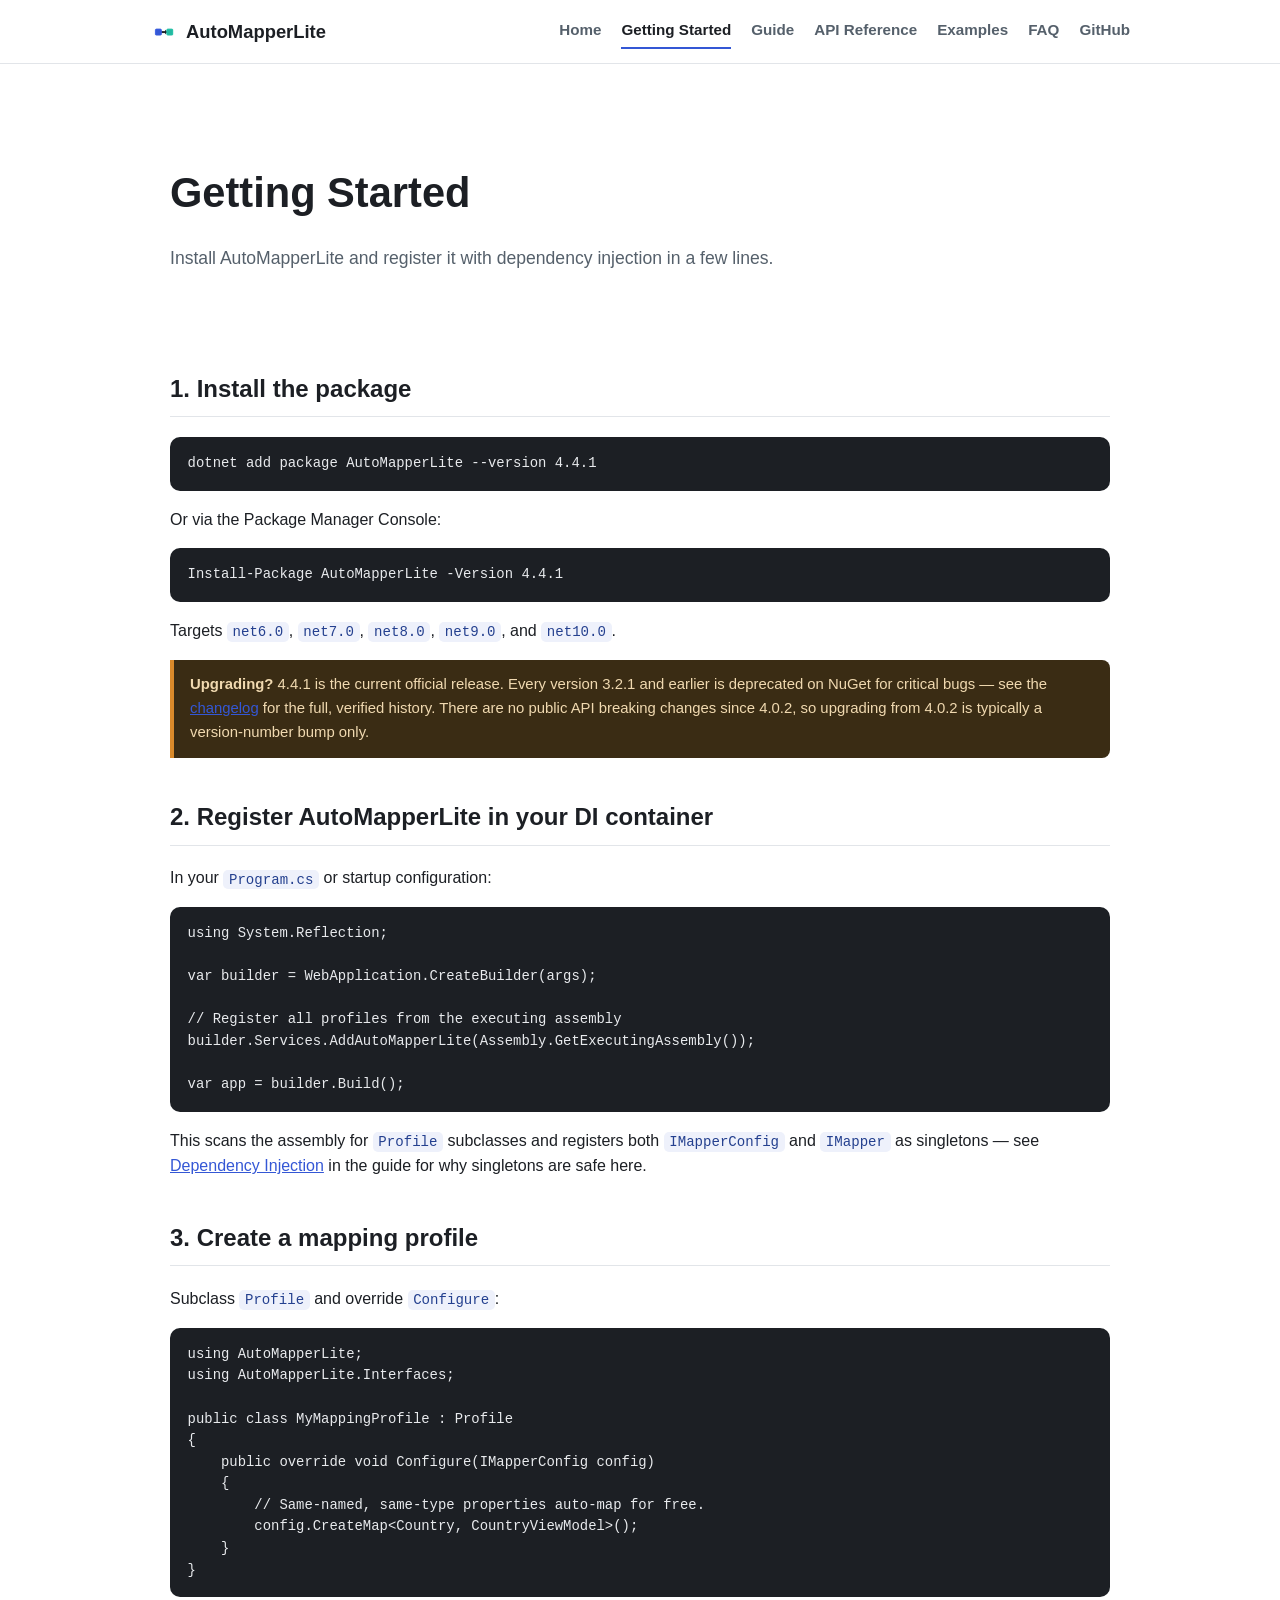
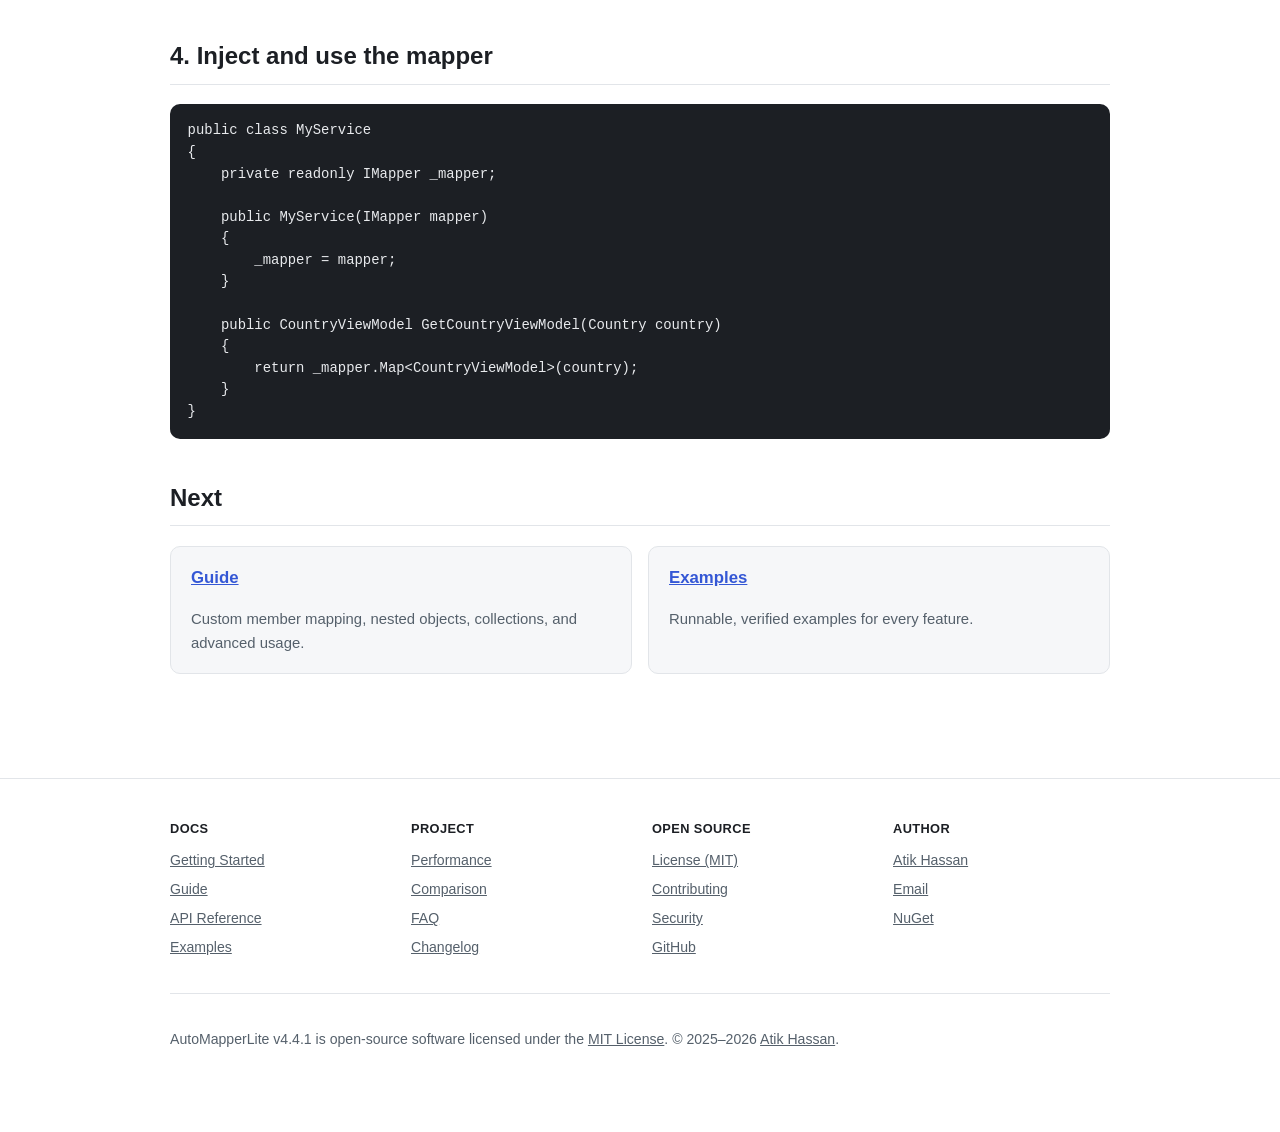
<file: docs/getting-started.html>
<!doctype html>
<html lang="en">
<head>
<meta charset="utf-8">
<meta name="viewport" content="width=device-width, initial-scale=1">
<title>Getting Started — AutoMapperLite</title>
<meta name="description" content="Install AutoMapperLite 4.4.1 and register it with dependency injection. Step-by-step guide with verified code examples.">
<link rel="canonical" href="https://automapperlite.atkhssn.info/getting-started.html">
<meta name="robots" content="index, follow">

<link rel="icon" type="image/png" sizes="32x32" href="assets/favicon-32x32.png">
<link rel="icon" type="image/png" sizes="16x16" href="assets/favicon-16x16.png">
<link rel="shortcut icon" href="assets/favicon.ico">
<link rel="apple-touch-icon" sizes="180x180" href="assets/apple-touch-icon.png">
<link rel="manifest" href="site.webmanifest">
<meta name="theme-color" content="#3457d5">

<meta property="og:type" content="website">
<meta property="og:site_name" content="AutoMapperLite">
<meta property="og:title" content="Getting Started — AutoMapperLite">
<meta property="og:description" content="Install AutoMapperLite 4.4.1 and register it with dependency injection. Step-by-step guide with verified code examples.">
<meta property="og:url" content="https://automapperlite.atkhssn.info/getting-started.html">
<meta property="og:image" content="https://automapperlite.atkhssn.info/assets/og-image.png">
<meta property="og:image:width" content="1200">
<meta property="og:image:height" content="630">

<meta name="twitter:card" content="summary_large_image">
<meta name="twitter:title" content="Getting Started — AutoMapperLite">
<meta name="twitter:description" content="Install AutoMapperLite 4.4.1 and register it with dependency injection. Step-by-step guide with verified code examples.">
<meta name="twitter:image" content="https://automapperlite.atkhssn.info/assets/twitter-card.png">

<link rel="stylesheet" href="assets/styles.css">

<script type="application/ld+json">
{
  "@context": "https://schema.org",
  "@type": "BreadcrumbList",
  "itemListElement": [
    { "@type": "ListItem", "position": 1, "name": "Home", "item": "https://automapperlite.atkhssn.info/" },
    { "@type": "ListItem", "position": 2, "name": "Getting Started", "item": "https://automapperlite.atkhssn.info/getting-started.html" }
  ]
}
</script>
</head>
<body>
<header class="site-header">
  <div class="container nav-bar">
    <a class="brand" href="index.html">
      <img src="assets/favicon-48x48.png" alt="">
      AutoMapperLite
    </a>
    <nav class="site-nav">
      <a href="index.html">Home</a>
      <a href="getting-started.html" aria-current="page">Getting Started</a>
      <a href="guide.html">Guide</a>
      <a href="api-reference.html">API Reference</a>
      <a href="examples.html">Examples</a>
      <a href="faq.html">FAQ</a>
      <a href="https://github.com/atkhssn/AutoMapperLite">GitHub</a>
    </nav>
  </div>
</header>

<main>
  <div class="container">

    <section class="hero">
      <h1>Getting Started</h1>
      <p class="lead">Install AutoMapperLite and register it with dependency injection in a few lines.</p>
    </section>

    <section id="install">
      <h2>1. Install the package</h2>
      <pre><code>dotnet add package AutoMapperLite --version 4.4.1</code></pre>
      <p>Or via the Package Manager Console:</p>
      <pre><code>Install-Package AutoMapperLite -Version 4.4.1</code></pre>
      <p>Targets <code>net6.0</code>, <code>net7.0</code>, <code>net8.0</code>, <code>net9.0</code>, and <code>net10.0</code>.</p>
      <div class="deprecated-note">
        <strong>Upgrading?</strong> 4.4.1 is the current official release. Every version 3.2.1 and earlier is
        deprecated on NuGet for critical bugs — see the <a href="changelog.html">changelog</a> for the full,
        verified history. There are no public API breaking changes since 4.0.2, so upgrading from 4.0.2 is
        typically a version-number bump only.
      </div>
    </section>

    <section id="register">
      <h2>2. Register AutoMapperLite in your DI container</h2>
      <p>In your <code>Program.cs</code> or startup configuration:</p>
      <pre><code>using System.Reflection;

var builder = WebApplication.CreateBuilder(args);

// Register all profiles from the executing assembly
builder.Services.AddAutoMapperLite(Assembly.GetExecutingAssembly());

var app = builder.Build();</code></pre>
      <p>
        This scans the assembly for <code>Profile</code> subclasses and registers both
        <code>IMapperConfig</code> and <code>IMapper</code> as singletons — see
        <a href="guide.html#dependency-injection">Dependency Injection</a> in the guide for why singletons are safe here.
      </p>
    </section>

    <section id="profile">
      <h2>3. Create a mapping profile</h2>
      <p>Subclass <code>Profile</code> and override <code>Configure</code>:</p>
      <pre><code>using AutoMapperLite;
using AutoMapperLite.Interfaces;

public class MyMappingProfile : Profile
{
    public override void Configure(IMapperConfig config)
    {
        // Same-named, same-type properties auto-map for free.
        config.CreateMap&lt;Country, CountryViewModel&gt;();
    }
}</code></pre>
    </section>

    <section id="use">
      <h2>4. Inject and use the mapper</h2>
      <pre><code>public class MyService
{
    private readonly IMapper _mapper;

    public MyService(IMapper mapper)
    {
        _mapper = mapper;
    }

    public CountryViewModel GetCountryViewModel(Country country)
    {
        return _mapper.Map&lt;CountryViewModel&gt;(country);
    }
}</code></pre>
    </section>

    <section id="next">
      <h2>Next</h2>
      <div class="card-grid">
        <div class="card">
          <h3><a href="guide.html">Guide</a></h3>
          <p>Custom member mapping, nested objects, collections, and advanced usage.</p>
        </div>
        <div class="card">
          <h3><a href="examples.html">Examples</a></h3>
          <p>Runnable, verified examples for every feature.</p>
        </div>
      </div>
    </section>

  </div>
</main>

<footer class="site-footer">
  <div class="container">
    <div class="footer-cols">
      <div>
        <p class="footer-heading">Docs</p>
        <ul>
          <li><a href="getting-started.html">Getting Started</a></li>
          <li><a href="guide.html">Guide</a></li>
          <li><a href="api-reference.html">API Reference</a></li>
          <li><a href="examples.html">Examples</a></li>
        </ul>
      </div>
      <div>
        <p class="footer-heading">Project</p>
        <ul>
          <li><a href="performance.html">Performance</a></li>
          <li><a href="comparison.html">Comparison</a></li>
          <li><a href="faq.html">FAQ</a></li>
          <li><a href="changelog.html">Changelog</a></li>
        </ul>
      </div>
      <div>
        <p class="footer-heading">Open Source</p>
        <ul>
          <li><a href="resources.html#license">License (MIT)</a></li>
          <li><a href="resources.html#contributing">Contributing</a></li>
          <li><a href="resources.html#security">Security</a></li>
          <li><a href="https://github.com/atkhssn/AutoMapperLite">GitHub</a></li>
        </ul>
      </div>
      <div>
        <p class="footer-heading">Author</p>
        <ul>
          <li><a href="https://atkhssn.info">Atik Hassan</a></li>
          <li><a href="mailto:atik.hassan@outlook.com">Email</a></li>
          <li><a href="https://www.nuget.org/packages/AutoMapperLite">NuGet</a></li>
        </ul>
      </div>
    </div>
    <div class="footer-bottom">
      <p>
        AutoMapperLite v4.4.1 is open-source software licensed under the <a href="https://github.com/atkhssn/AutoMapperLite/blob/main/LICENSE">MIT License</a>.
        &copy; 2025&ndash;2026 <a href="https://atkhssn.info">Atik Hassan</a>.
      </p>
    </div>
  </div>
</footer>
</body>
</html>
</file>
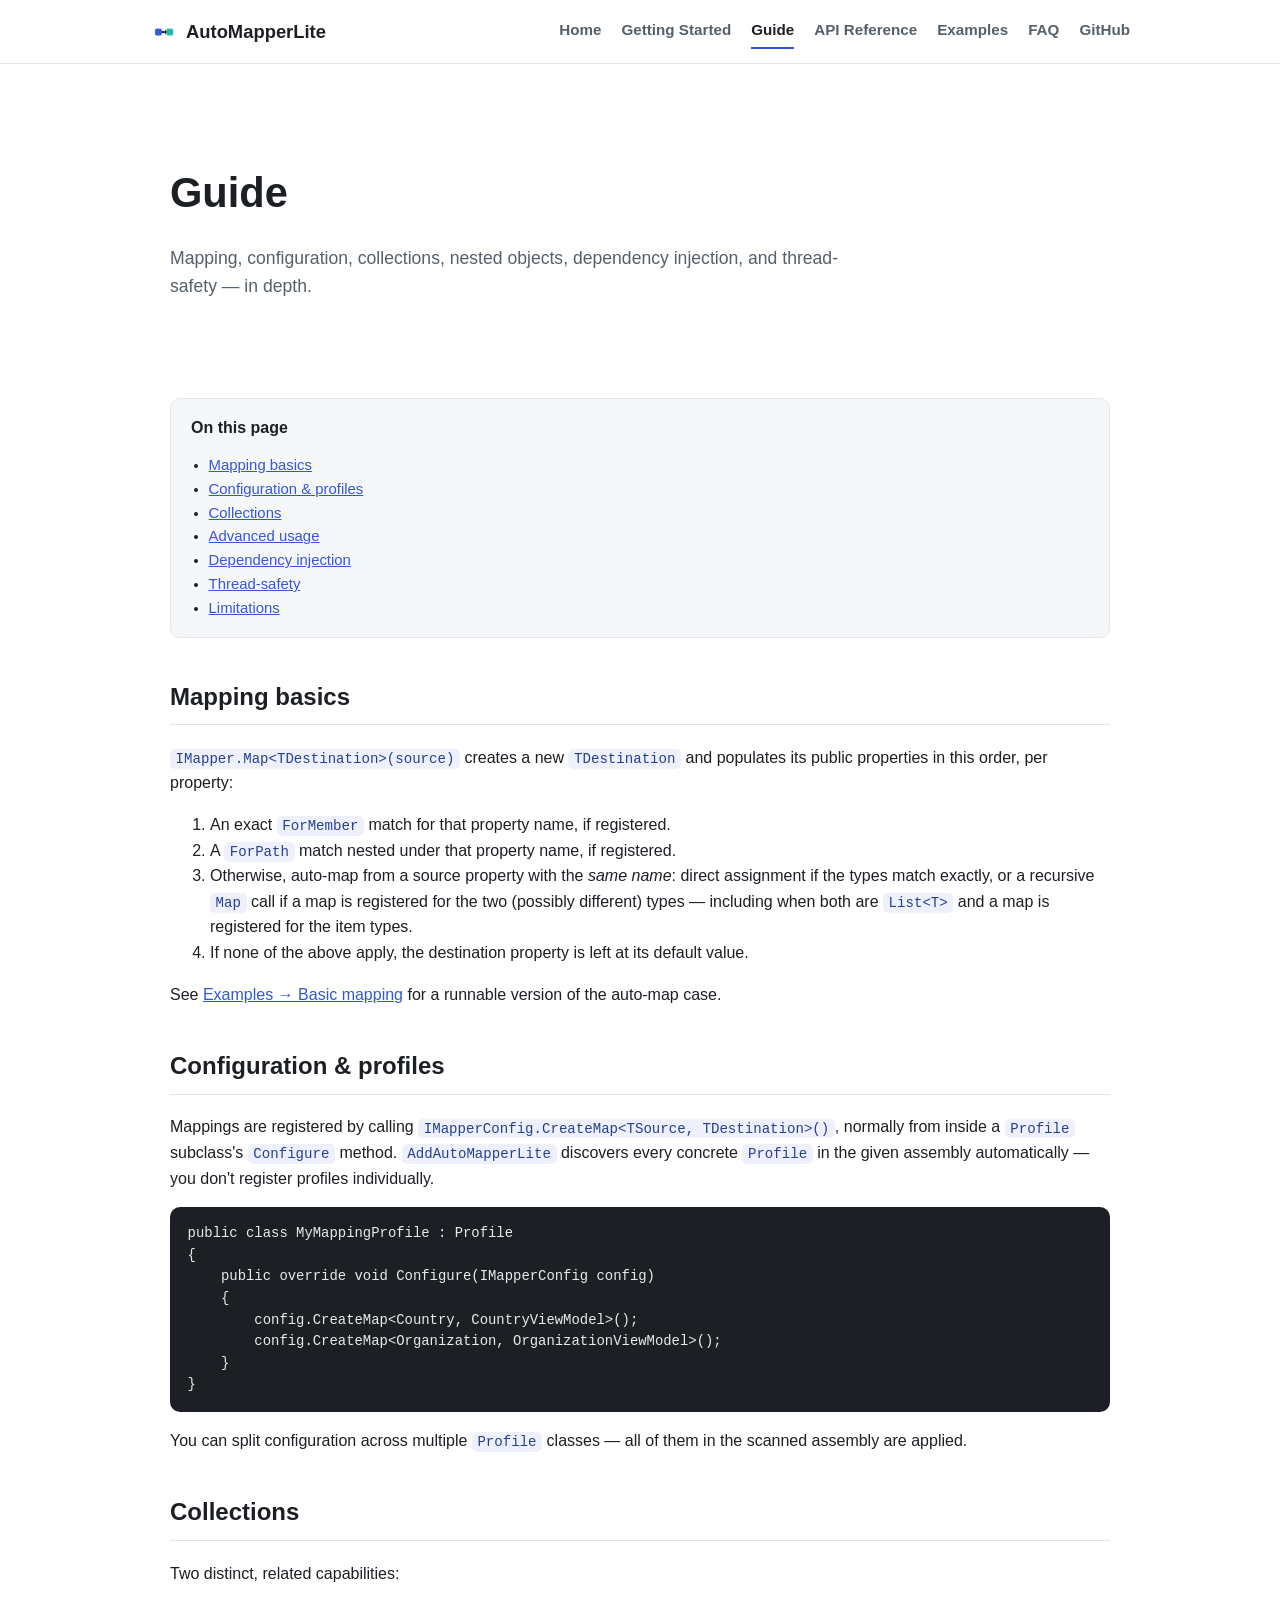
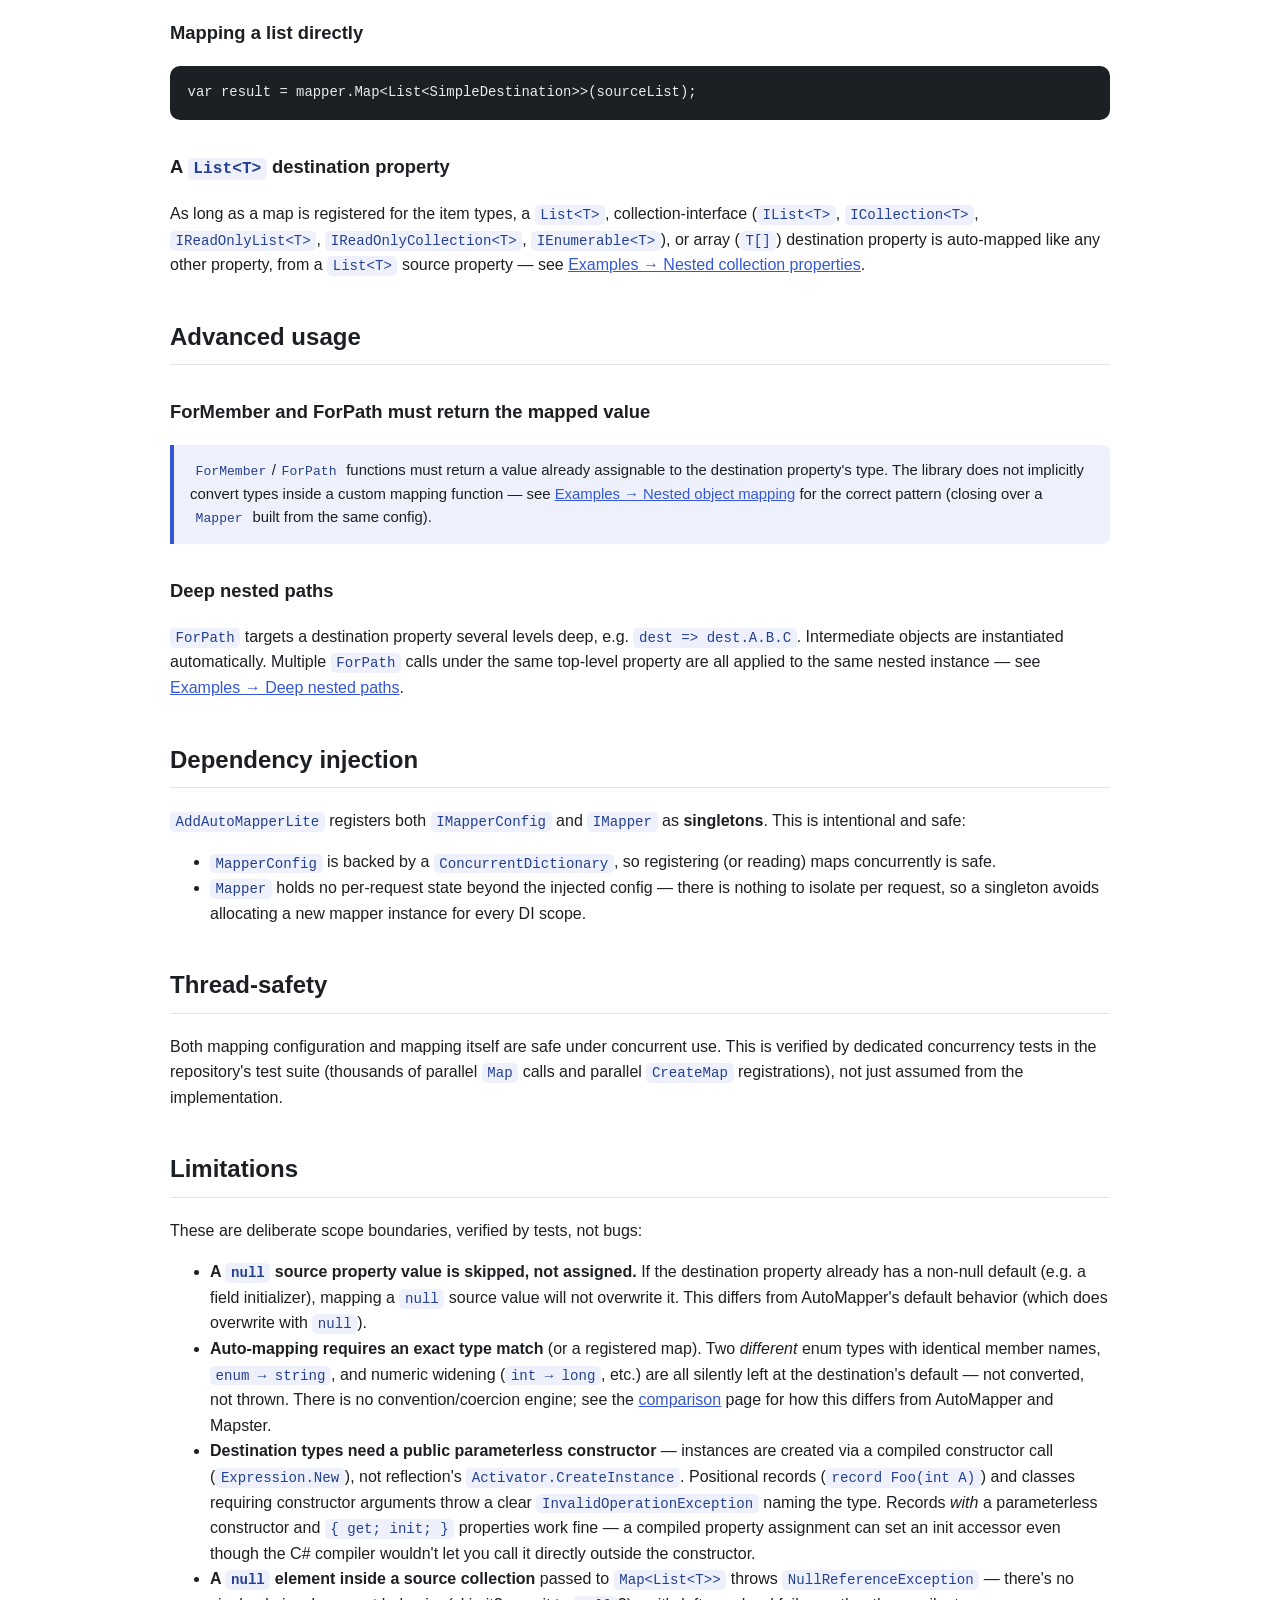
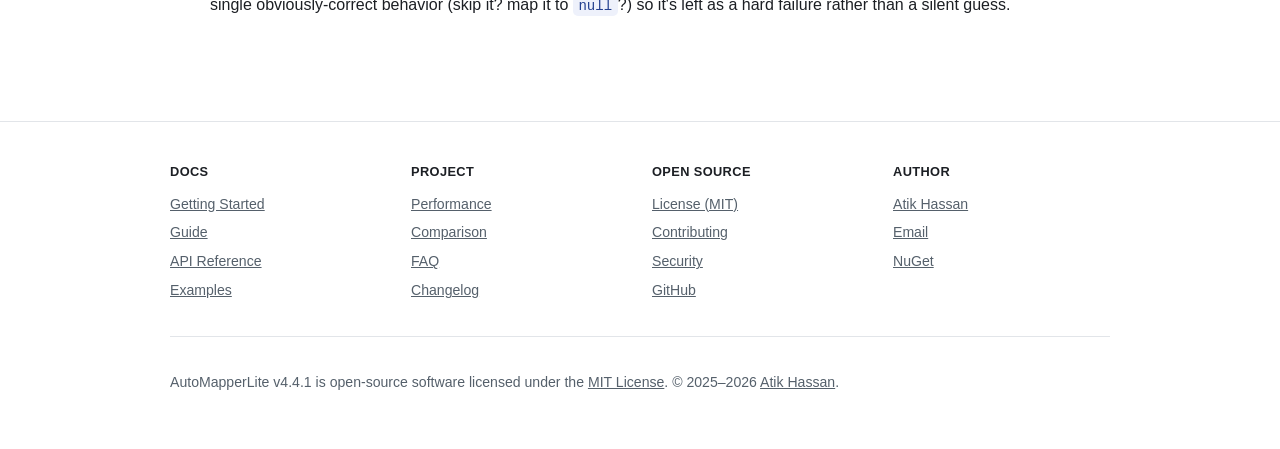
<file: docs/guide.html>
<!doctype html>
<html lang="en">
<head>
<meta charset="utf-8">
<meta name="viewport" content="width=device-width, initial-scale=1">
<title>Guide — AutoMapperLite</title>
<meta name="description" content="In-depth AutoMapperLite guide: mapping order, profile configuration, collections, advanced ForMember/ForPath usage, dependency injection, and thread-safety.">
<link rel="canonical" href="https://automapperlite.atkhssn.info/guide.html">
<meta name="robots" content="index, follow">

<link rel="icon" type="image/png" sizes="32x32" href="assets/favicon-32x32.png">
<link rel="icon" type="image/png" sizes="16x16" href="assets/favicon-16x16.png">
<link rel="shortcut icon" href="assets/favicon.ico">
<link rel="apple-touch-icon" sizes="180x180" href="assets/apple-touch-icon.png">
<link rel="manifest" href="site.webmanifest">
<meta name="theme-color" content="#3457d5">

<meta property="og:type" content="website">
<meta property="og:site_name" content="AutoMapperLite">
<meta property="og:title" content="Guide — AutoMapperLite">
<meta property="og:description" content="In-depth AutoMapperLite guide: mapping order, profile configuration, collections, advanced ForMember/ForPath usage, dependency injection, and thread-safety.">
<meta property="og:url" content="https://automapperlite.atkhssn.info/guide.html">
<meta property="og:image" content="https://automapperlite.atkhssn.info/assets/og-image.png">
<meta property="og:image:width" content="1200">
<meta property="og:image:height" content="630">

<meta name="twitter:card" content="summary_large_image">
<meta name="twitter:title" content="Guide — AutoMapperLite">
<meta name="twitter:description" content="In-depth AutoMapperLite guide: mapping order, profile configuration, collections, advanced ForMember/ForPath usage, dependency injection, and thread-safety.">
<meta name="twitter:image" content="https://automapperlite.atkhssn.info/assets/twitter-card.png">

<link rel="stylesheet" href="assets/styles.css">

<script type="application/ld+json">
{
  "@context": "https://schema.org",
  "@type": "BreadcrumbList",
  "itemListElement": [
    { "@type": "ListItem", "position": 1, "name": "Home", "item": "https://automapperlite.atkhssn.info/" },
    { "@type": "ListItem", "position": 2, "name": "Guide", "item": "https://automapperlite.atkhssn.info/guide.html" }
  ]
}
</script>
</head>
<body>
<header class="site-header">
  <div class="container nav-bar">
    <a class="brand" href="index.html">
      <img src="assets/favicon-48x48.png" alt="">
      AutoMapperLite
    </a>
    <nav class="site-nav">
      <a href="index.html">Home</a>
      <a href="getting-started.html">Getting Started</a>
      <a href="guide.html" aria-current="page">Guide</a>
      <a href="api-reference.html">API Reference</a>
      <a href="examples.html">Examples</a>
      <a href="faq.html">FAQ</a>
      <a href="https://github.com/atkhssn/AutoMapperLite">GitHub</a>
    </nav>
  </div>
</header>

<main>
  <div class="container">

    <section class="hero">
      <h1>Guide</h1>
      <p class="lead">Mapping, configuration, collections, nested objects, dependency injection, and thread-safety — in depth.</p>
    </section>

    <nav class="toc" aria-label="On this page">
      <h2>On this page</h2>
      <ul>
        <li><a href="#mapping">Mapping basics</a></li>
        <li><a href="#configuration">Configuration &amp; profiles</a></li>
        <li><a href="#collections">Collections</a></li>
        <li><a href="#advanced">Advanced usage</a></li>
        <li><a href="#dependency-injection">Dependency injection</a></li>
        <li><a href="#thread-safety">Thread-safety</a></li>
        <li><a href="#limitations">Limitations</a></li>
      </ul>
    </nav>

    <section id="mapping">
      <h2>Mapping basics</h2>
      <p>
        <code>IMapper.Map&lt;TDestination&gt;(source)</code> creates a new
        <code>TDestination</code> and populates its public properties in this order,
        per property:
      </p>
      <ol>
        <li>An exact <code>ForMember</code> match for that property name, if registered.</li>
        <li>A <code>ForPath</code> match nested under that property name, if registered.</li>
        <li>Otherwise, auto-map from a source property with the <em>same name</em>: direct assignment if the types match exactly, or a recursive <code>Map</code> call if a map is registered for the two (possibly different) types — including when both are <code>List&lt;T&gt;</code> and a map is registered for the item types.</li>
        <li>If none of the above apply, the destination property is left at its default value.</li>
      </ol>
      <p>See <a href="examples.html#basic">Examples → Basic mapping</a> for a runnable version of the auto-map case.</p>
    </section>

    <section id="configuration">
      <h2>Configuration &amp; profiles</h2>
      <p>
        Mappings are registered by calling <code>IMapperConfig.CreateMap&lt;TSource, TDestination&gt;()</code>,
        normally from inside a <code>Profile</code> subclass's <code>Configure</code> method.
        <code>AddAutoMapperLite</code> discovers every concrete <code>Profile</code> in the given
        assembly automatically — you don't register profiles individually.
      </p>
      <pre><code>public class MyMappingProfile : Profile
{
    public override void Configure(IMapperConfig config)
    {
        config.CreateMap&lt;Country, CountryViewModel&gt;();
        config.CreateMap&lt;Organization, OrganizationViewModel&gt;();
    }
}</code></pre>
      <p>You can split configuration across multiple <code>Profile</code> classes — all of them in the scanned assembly are applied.</p>
    </section>

    <section id="collections">
      <h2>Collections</h2>
      <p>Two distinct, related capabilities:</p>
      <h3>Mapping a list directly</h3>
      <pre><code>var result = mapper.Map&lt;List&lt;SimpleDestination&gt;&gt;(sourceList);</code></pre>
      <h3>A <code>List&lt;T&gt;</code> destination property</h3>
      <p>
        As long as a map is registered for the item types, a <code>List&lt;T&gt;</code>,
        collection-interface (<code>IList&lt;T&gt;</code>, <code>ICollection&lt;T&gt;</code>,
        <code>IReadOnlyList&lt;T&gt;</code>, <code>IReadOnlyCollection&lt;T&gt;</code>,
        <code>IEnumerable&lt;T&gt;</code>), or array (<code>T[]</code>) destination property
        is auto-mapped like any other property, from a <code>List&lt;T&gt;</code> source
        property — see
        <a href="examples.html#nested-collections">Examples → Nested collection properties</a>.
      </p>
    </section>

    <section id="advanced">
      <h2>Advanced usage</h2>
      <h3>ForMember and ForPath must return the mapped value</h3>
      <div class="note">
        <code>ForMember</code>/<code>ForPath</code> functions must return a value already
        assignable to the destination property's type. The library does not implicitly
        convert types inside a custom mapping function — see
        <a href="examples.html#nested-object">Examples → Nested object mapping</a> for the
        correct pattern (closing over a <code>Mapper</code> built from the same config).
      </div>
      <h3>Deep nested paths</h3>
      <p>
        <code>ForPath</code> targets a destination property several levels deep, e.g.
        <code>dest =&gt; dest.A.B.C</code>. Intermediate objects are instantiated
        automatically. Multiple <code>ForPath</code> calls under the same top-level
        property are all applied to the same nested instance — see
        <a href="examples.html#forpath">Examples → Deep nested paths</a>.
      </p>
    </section>

    <section id="dependency-injection">
      <h2>Dependency injection</h2>
      <p>
        <code>AddAutoMapperLite</code> registers both <code>IMapperConfig</code> and
        <code>IMapper</code> as <strong>singletons</strong>. This is intentional and safe:
      </p>
      <ul>
        <li><code>MapperConfig</code> is backed by a <code>ConcurrentDictionary</code>, so registering (or reading) maps concurrently is safe.</li>
        <li><code>Mapper</code> holds no per-request state beyond the injected config — there is nothing to isolate per request, so a singleton avoids allocating a new mapper instance for every DI scope.</li>
      </ul>
    </section>

    <section id="thread-safety">
      <h2>Thread-safety</h2>
      <p>
        Both mapping configuration and mapping itself are safe under concurrent use.
        This is verified by dedicated concurrency tests in the repository's test suite
        (thousands of parallel <code>Map</code> calls and parallel <code>CreateMap</code>
        registrations), not just assumed from the implementation.
      </p>
    </section>

    <section id="limitations">
      <h2>Limitations</h2>
      <p>These are deliberate scope boundaries, verified by tests, not bugs:</p>
      <ul>
        <li>
          <strong>A <code>null</code> source property value is skipped, not assigned.</strong>
          If the destination property already has a non-null default (e.g. a field initializer),
          mapping a <code>null</code> source value will not overwrite it. This differs from
          AutoMapper's default behavior (which does overwrite with <code>null</code>).
        </li>
        <li>
          <strong>Auto-mapping requires an exact type match</strong> (or a registered map).
          Two <em>different</em> enum types with identical member names, <code>enum → string</code>,
          and numeric widening (<code>int → long</code>, etc.) are all silently left at the
          destination's default — not converted, not thrown. There is no convention/coercion
          engine; see the <a href="comparison.html">comparison</a> page for how this differs
          from AutoMapper and Mapster.
        </li>
        <li>
          <strong>Destination types need a public parameterless constructor</strong> — instances
          are created via a compiled constructor call (<code>Expression.New</code>), not
          reflection's <code>Activator.CreateInstance</code>. Positional records
          (<code>record Foo(int A)</code>) and classes requiring constructor arguments throw a
          clear <code>InvalidOperationException</code> naming the type. Records <em>with</em> a
          parameterless constructor and <code>{ get; init; }</code> properties work fine — a
          compiled property assignment can set an init accessor even though the C# compiler
          wouldn't let you call it directly outside the constructor.
        </li>
        <li>
          <strong>A <code>null</code> element inside a source collection</strong> passed to
          <code>Map&lt;List&lt;T&gt;&gt;</code> throws <code>NullReferenceException</code> — there's
          no single obviously-correct behavior (skip it? map it to <code>null</code>?) so it's
          left as a hard failure rather than a silent guess.
        </li>
      </ul>
    </section>

  </div>
</main>

<footer class="site-footer">
  <div class="container">
    <div class="footer-cols">
      <div>
        <p class="footer-heading">Docs</p>
        <ul>
          <li><a href="getting-started.html">Getting Started</a></li>
          <li><a href="guide.html">Guide</a></li>
          <li><a href="api-reference.html">API Reference</a></li>
          <li><a href="examples.html">Examples</a></li>
        </ul>
      </div>
      <div>
        <p class="footer-heading">Project</p>
        <ul>
          <li><a href="performance.html">Performance</a></li>
          <li><a href="comparison.html">Comparison</a></li>
          <li><a href="faq.html">FAQ</a></li>
          <li><a href="changelog.html">Changelog</a></li>
        </ul>
      </div>
      <div>
        <p class="footer-heading">Open Source</p>
        <ul>
          <li><a href="resources.html#license">License (MIT)</a></li>
          <li><a href="resources.html#contributing">Contributing</a></li>
          <li><a href="resources.html#security">Security</a></li>
          <li><a href="https://github.com/atkhssn/AutoMapperLite">GitHub</a></li>
        </ul>
      </div>
      <div>
        <p class="footer-heading">Author</p>
        <ul>
          <li><a href="https://atkhssn.info">Atik Hassan</a></li>
          <li><a href="mailto:atik.hassan@outlook.com">Email</a></li>
          <li><a href="https://www.nuget.org/packages/AutoMapperLite">NuGet</a></li>
        </ul>
      </div>
    </div>
    <div class="footer-bottom">
      <p>
        AutoMapperLite v4.4.1 is open-source software licensed under the <a href="https://github.com/atkhssn/AutoMapperLite/blob/main/LICENSE">MIT License</a>.
        &copy; 2025&ndash;2026 <a href="https://atkhssn.info">Atik Hassan</a>.
      </p>
    </div>
  </div>
</footer>
</body>
</html>
</file>
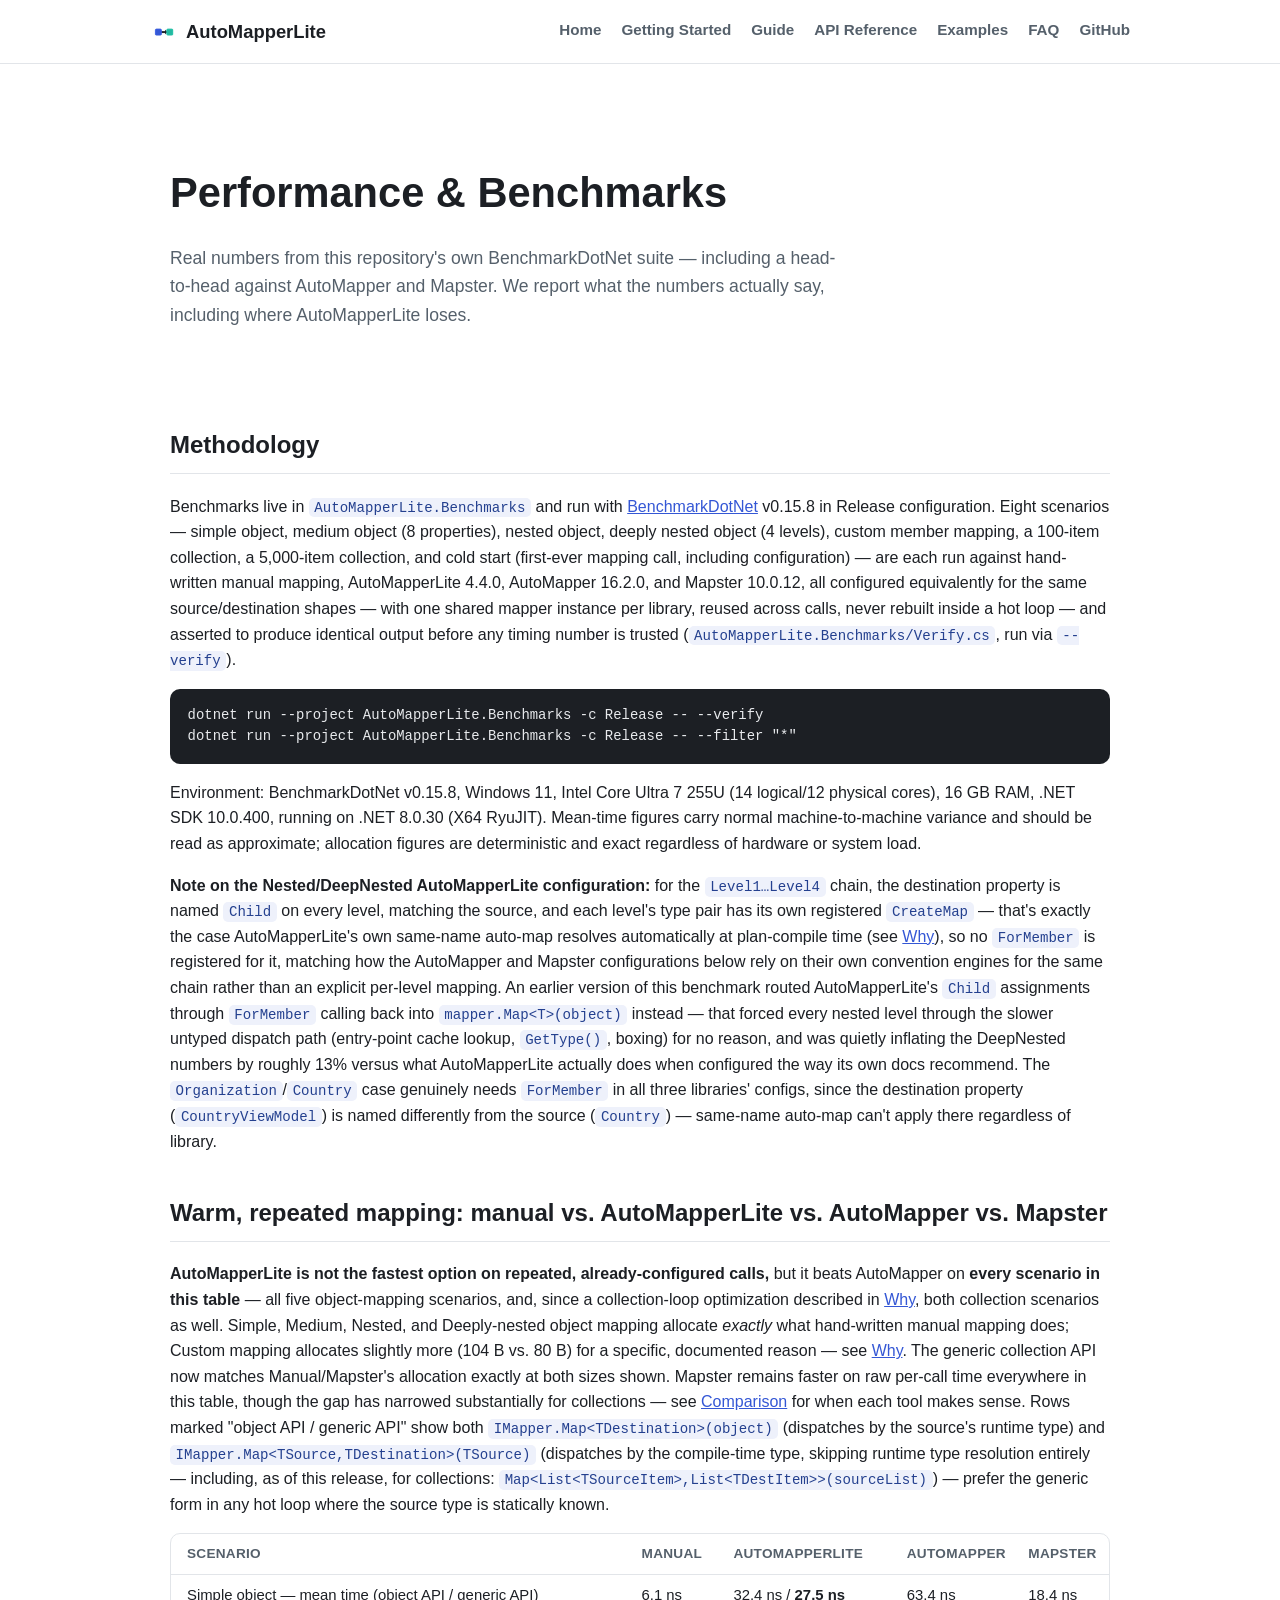
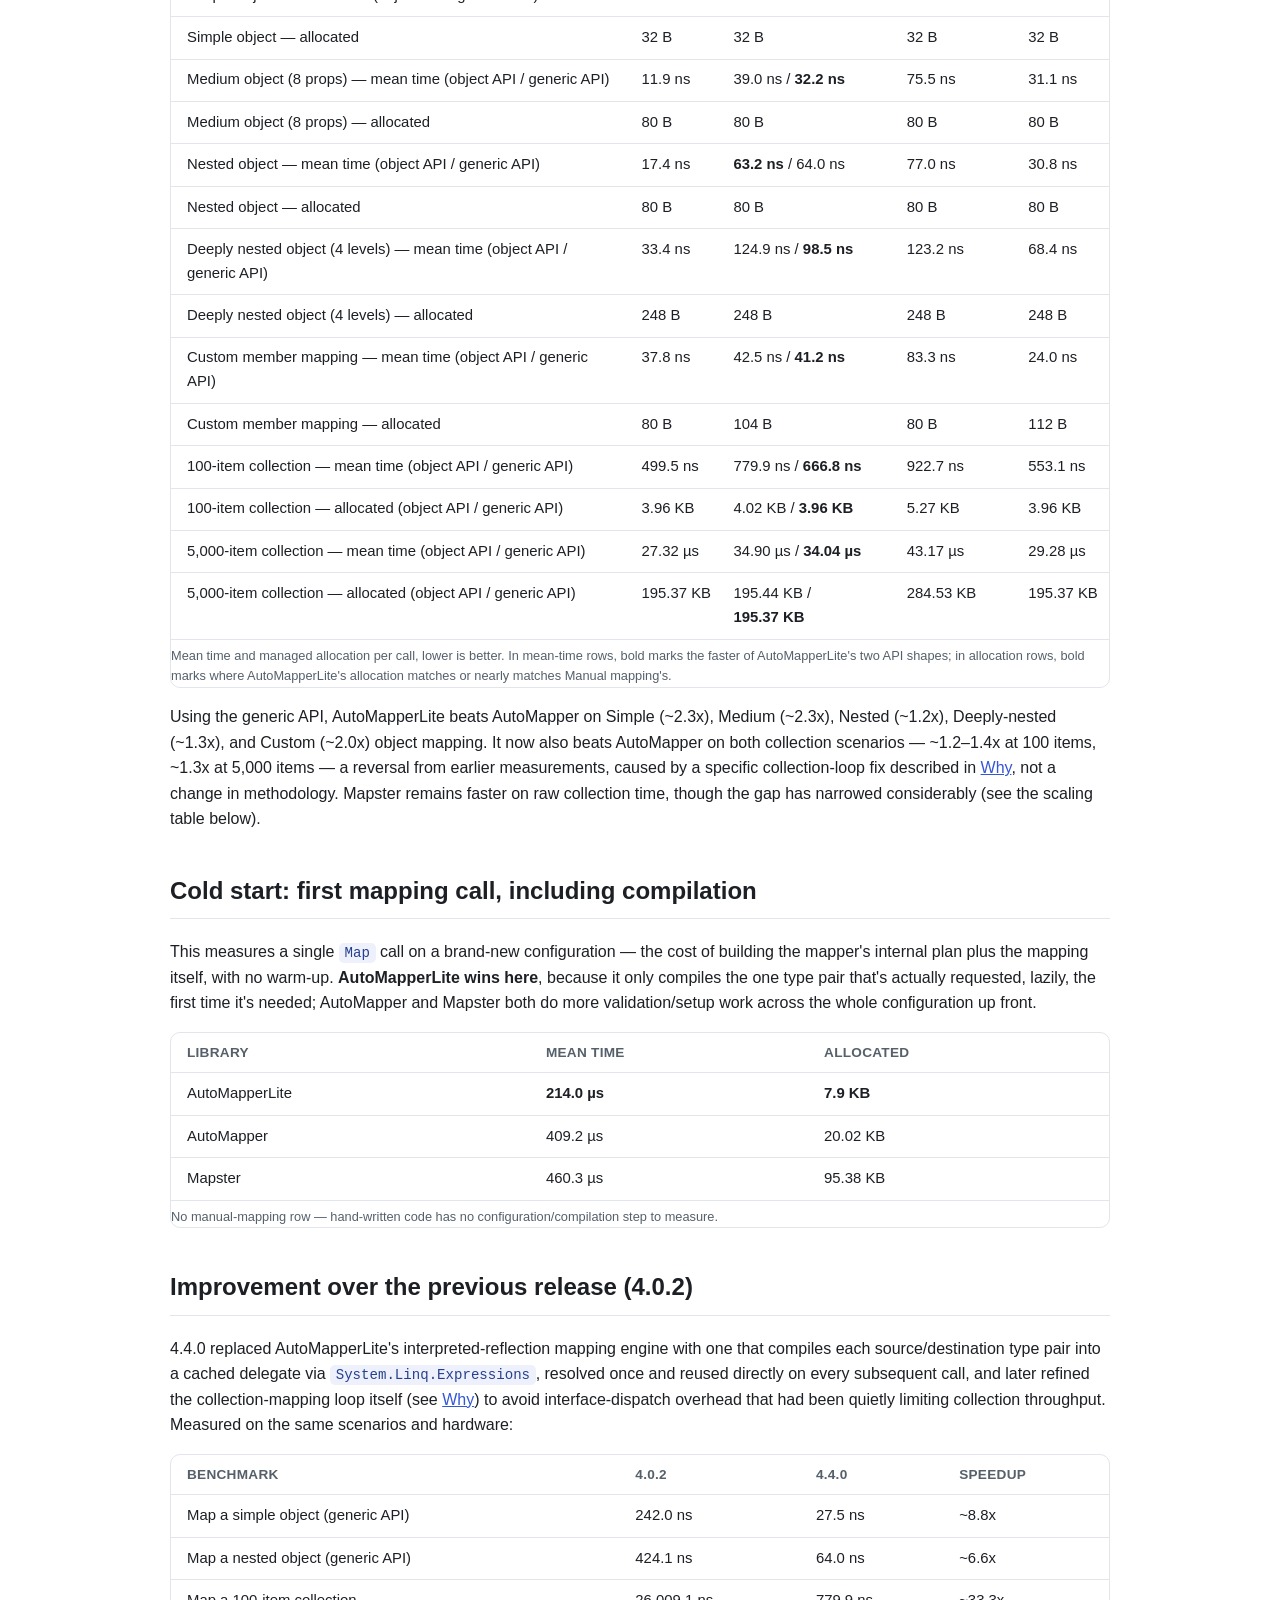
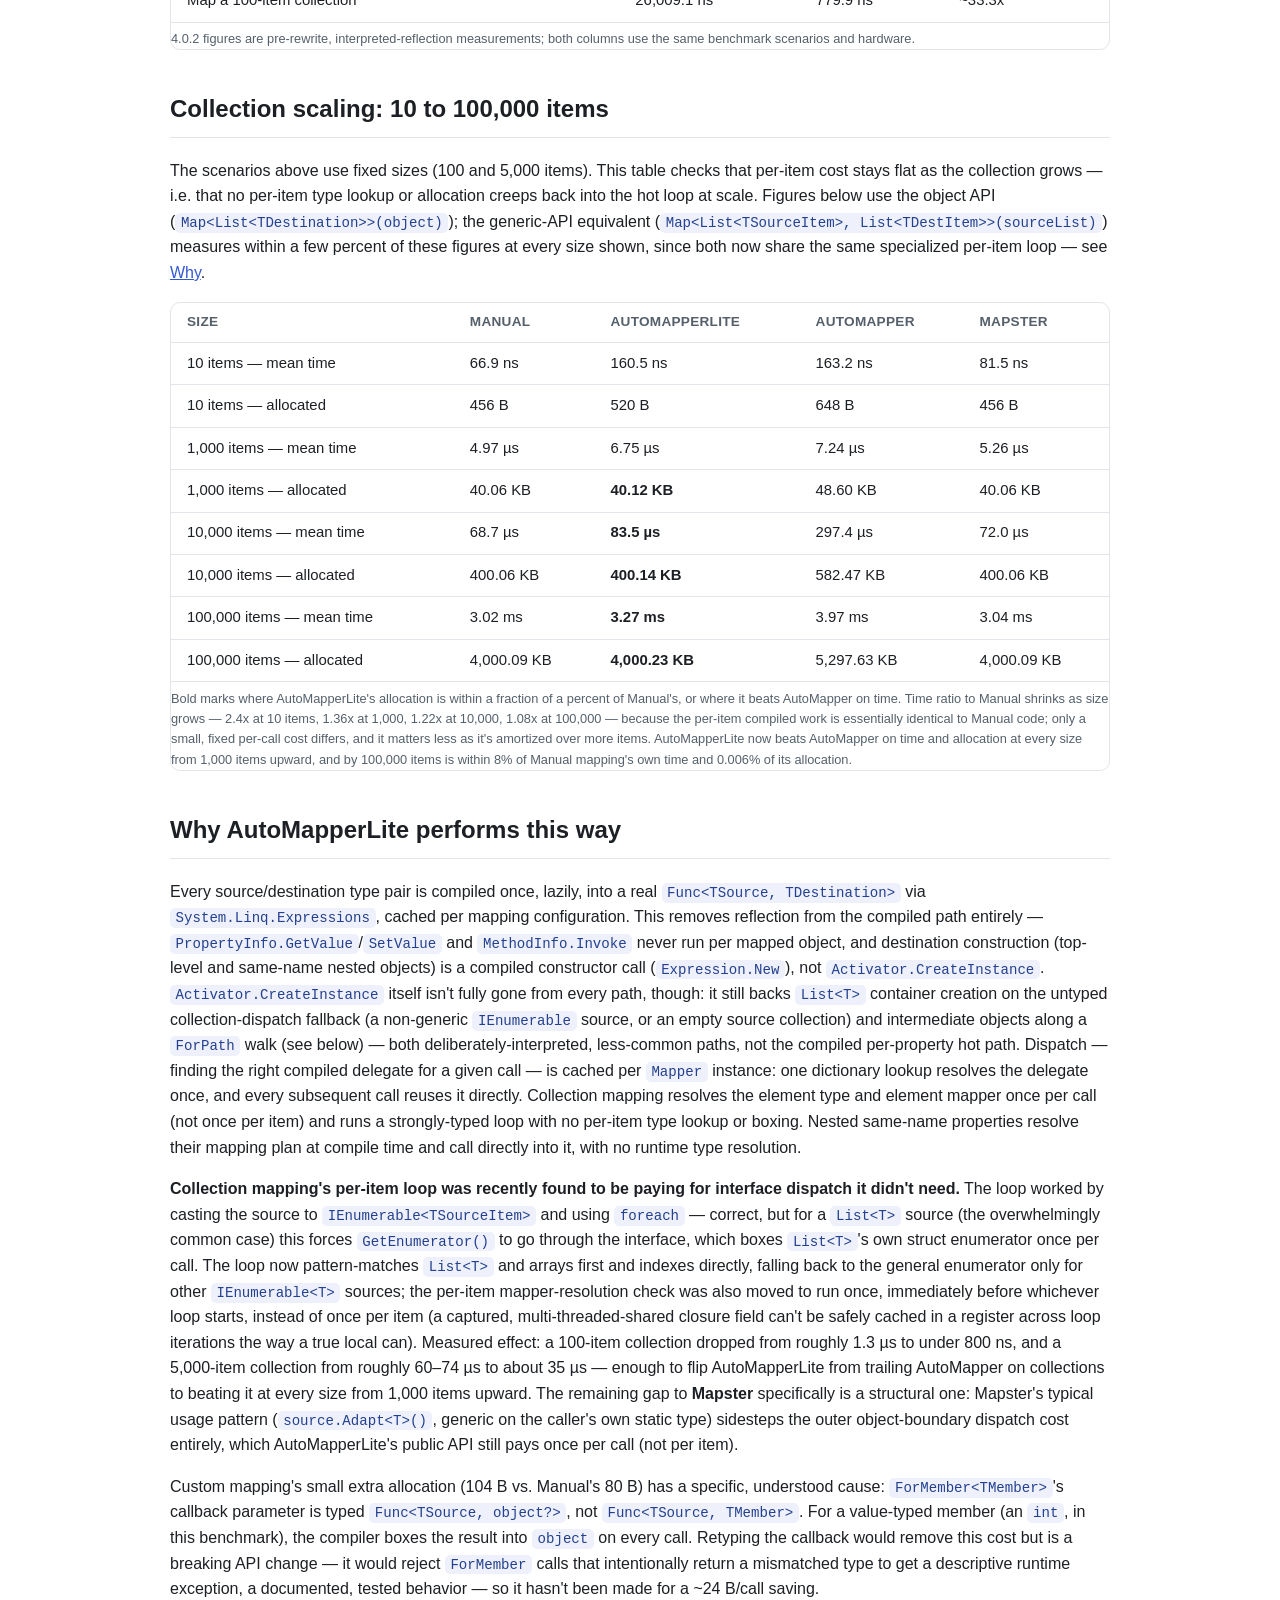
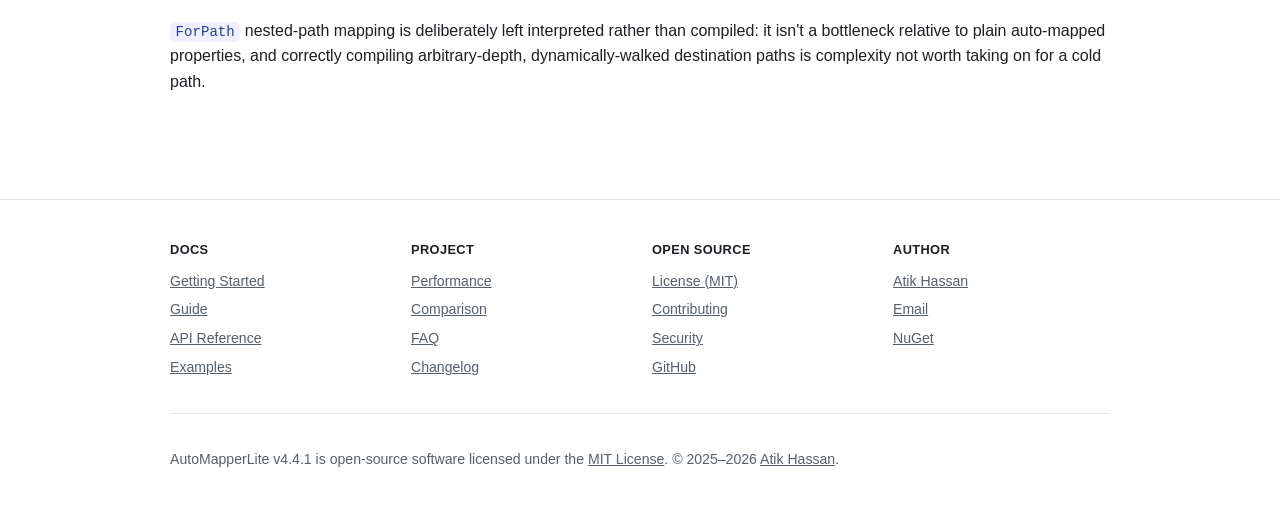
<file: docs/performance.html>
<!doctype html>
<html lang="en">
<head>
<meta charset="utf-8">
<meta name="viewport" content="width=device-width, initial-scale=1">
<title>Performance & Benchmarks — AutoMapperLite</title>
<meta name="description" content="Real BenchmarkDotNet results: AutoMapperLite vs manual mapping, AutoMapper, and Mapster — including where AutoMapperLite is slower.">
<link rel="canonical" href="https://automapperlite.atkhssn.info/performance.html">
<meta name="robots" content="index, follow">

<link rel="icon" type="image/png" sizes="32x32" href="assets/favicon-32x32.png">
<link rel="icon" type="image/png" sizes="16x16" href="assets/favicon-16x16.png">
<link rel="shortcut icon" href="assets/favicon.ico">
<link rel="apple-touch-icon" sizes="180x180" href="assets/apple-touch-icon.png">
<link rel="manifest" href="site.webmanifest">
<meta name="theme-color" content="#3457d5">

<meta property="og:type" content="website">
<meta property="og:site_name" content="AutoMapperLite">
<meta property="og:title" content="Performance & Benchmarks — AutoMapperLite">
<meta property="og:description" content="Real BenchmarkDotNet results: AutoMapperLite vs manual mapping, AutoMapper, and Mapster — including where AutoMapperLite is slower.">
<meta property="og:url" content="https://automapperlite.atkhssn.info/performance.html">
<meta property="og:image" content="https://automapperlite.atkhssn.info/assets/og-image.png">
<meta property="og:image:width" content="1200">
<meta property="og:image:height" content="630">

<meta name="twitter:card" content="summary_large_image">
<meta name="twitter:title" content="Performance & Benchmarks — AutoMapperLite">
<meta name="twitter:description" content="Real BenchmarkDotNet results: AutoMapperLite vs manual mapping, AutoMapper, and Mapster — including where AutoMapperLite is slower.">
<meta name="twitter:image" content="https://automapperlite.atkhssn.info/assets/twitter-card.png">

<link rel="stylesheet" href="assets/styles.css">

<script type="application/ld+json">
{
  "@context": "https://schema.org",
  "@type": "BreadcrumbList",
  "itemListElement": [
    { "@type": "ListItem", "position": 1, "name": "Home", "item": "https://automapperlite.atkhssn.info/" },
    { "@type": "ListItem", "position": 2, "name": "Performance", "item": "https://automapperlite.atkhssn.info/performance.html" }
  ]
}
</script>
</head>
<body>
<header class="site-header">
  <div class="container nav-bar">
    <a class="brand" href="index.html">
      <img src="assets/favicon-48x48.png" alt="">
      AutoMapperLite
    </a>
    <nav class="site-nav">
      <a href="index.html">Home</a>
      <a href="getting-started.html">Getting Started</a>
      <a href="guide.html">Guide</a>
      <a href="api-reference.html">API Reference</a>
      <a href="examples.html">Examples</a>
      <a href="faq.html">FAQ</a>
      <a href="https://github.com/atkhssn/AutoMapperLite">GitHub</a>
    </nav>
  </div>
</header>

<main>
  <div class="container">

    <section class="hero">
      <h1>Performance &amp; Benchmarks</h1>
      <p class="lead">Real numbers from this repository's own BenchmarkDotNet suite — including a head-to-head against AutoMapper and Mapster. We report what the numbers actually say, including where AutoMapperLite loses.</p>
    </section>

    <section id="methodology">
      <h2>Methodology</h2>
      <p>
        Benchmarks live in <code>AutoMapperLite.Benchmarks</code> and run with
        <a href="https://github.com/dotnet/BenchmarkDotNet">BenchmarkDotNet</a> v0.15.8 in Release configuration.
        Eight scenarios — simple object, medium object (8 properties), nested object, deeply nested
        object (4 levels), custom member mapping, a 100-item collection, a 5,000-item collection, and
        cold start (first-ever mapping call, including configuration) — are each run against hand-written
        manual mapping, AutoMapperLite 4.4.0, AutoMapper 16.2.0, and Mapster 10.0.12, all configured
        equivalently for the same source/destination shapes — with one shared mapper instance per
        library, reused across calls, never rebuilt inside a hot loop — and asserted to produce
        identical output before any timing number is trusted
        (<code>AutoMapperLite.Benchmarks/Verify.cs</code>, run via <code>--verify</code>).
      </p>
      <pre><code>dotnet run --project AutoMapperLite.Benchmarks -c Release -- --verify
dotnet run --project AutoMapperLite.Benchmarks -c Release -- --filter "*"</code></pre>
      <p>Environment: BenchmarkDotNet v0.15.8, Windows 11, Intel Core Ultra 7 255U (14 logical/12 physical cores), 16&nbsp;GB RAM, .NET SDK 10.0.400, running on .NET 8.0.30 (X64 RyuJIT). Mean-time figures carry normal machine-to-machine variance and should be read as approximate; allocation figures are deterministic and exact regardless of hardware or system load.</p>
      <p>
        <strong>Note on the Nested/DeepNested AutoMapperLite configuration:</strong> for the
        <code>Level1&hellip;Level4</code> chain, the destination property is named <code>Child</code>
        on every level, matching the source, and each level's type pair has its own registered
        <code>CreateMap</code> — that's exactly the case AutoMapperLite's own same-name auto-map
        resolves automatically at plan-compile time (see <a href="#why">Why</a>), so no
        <code>ForMember</code> is registered for it, matching how the AutoMapper and Mapster
        configurations below rely on their own convention engines for the same chain rather than an
        explicit per-level mapping. An earlier version of this benchmark routed AutoMapperLite's
        <code>Child</code> assignments through <code>ForMember</code> calling back into
        <code>mapper.Map&lt;T&gt;(object)</code> instead — that forced every nested level through the
        slower untyped dispatch path (entry-point cache lookup, <code>GetType()</code>, boxing) for no
        reason, and was quietly inflating the DeepNested numbers by roughly 13% versus what
        AutoMapperLite actually does when configured the way its own docs recommend. The
        <code>Organization</code>/<code>Country</code> case genuinely needs <code>ForMember</code> in
        all three libraries' configs, since the destination property (<code>CountryViewModel</code>) is
        named differently from the source (<code>Country</code>) — same-name auto-map can't apply there
        regardless of library.
      </p>
    </section>

    <section id="comparison-results">
      <h2>Warm, repeated mapping: manual vs. AutoMapperLite vs. AutoMapper vs. Mapster</h2>
      <p>
        <strong>AutoMapperLite is not the fastest option on repeated, already-configured calls,</strong>
        but it beats AutoMapper on <strong>every scenario in this table</strong> — all five
        object-mapping scenarios, and, since a collection-loop optimization described in
        <a href="#why">Why</a>, both collection scenarios as well. Simple, Medium, Nested, and
        Deeply-nested object mapping allocate <em>exactly</em> what hand-written manual mapping
        does; Custom mapping allocates slightly more (104&nbsp;B vs. 80&nbsp;B) for a specific,
        documented reason — see <a href="#why">Why</a>. The generic collection API now matches
        Manual/Mapster's allocation exactly at both sizes shown. Mapster remains faster on raw
        per-call time everywhere in this table, though the gap has narrowed substantially for
        collections — see <a href="comparison.html">Comparison</a> for when each tool makes sense.
        Rows marked "object API / generic API" show both
        <code>IMapper.Map&lt;TDestination&gt;(object)</code> (dispatches by the source's runtime
        type) and <code>IMapper.Map&lt;TSource,TDestination&gt;(TSource)</code> (dispatches by the
        compile-time type, skipping runtime type resolution entirely — including, as of this
        release, for collections: <code>Map&lt;List&lt;TSourceItem&gt;,List&lt;TDestItem&gt;&gt;(sourceList)</code>)
        — prefer the generic form in any hot loop where the source type is statically known.
      </p>
      <div class="table-scroll">
      <table>
        <thead><tr><th>Scenario</th><th>Manual</th><th>AutoMapperLite</th><th>AutoMapper</th><th>Mapster</th></tr></thead>
        <tbody>
          <tr><td>Simple object — mean time (object API / generic API)</td><td>6.1&nbsp;ns</td><td>32.4&nbsp;ns / <strong>27.5&nbsp;ns</strong></td><td>63.4&nbsp;ns</td><td>18.4&nbsp;ns</td></tr>
          <tr><td>Simple object — allocated</td><td>32&nbsp;B</td><td>32&nbsp;B</td><td>32&nbsp;B</td><td>32&nbsp;B</td></tr>
          <tr><td>Medium object (8 props) — mean time (object API / generic API)</td><td>11.9&nbsp;ns</td><td>39.0&nbsp;ns / <strong>32.2&nbsp;ns</strong></td><td>75.5&nbsp;ns</td><td>31.1&nbsp;ns</td></tr>
          <tr><td>Medium object (8 props) — allocated</td><td>80&nbsp;B</td><td>80&nbsp;B</td><td>80&nbsp;B</td><td>80&nbsp;B</td></tr>
          <tr><td>Nested object — mean time (object API / generic API)</td><td>17.4&nbsp;ns</td><td><strong>63.2&nbsp;ns</strong> / 64.0&nbsp;ns</td><td>77.0&nbsp;ns</td><td>30.8&nbsp;ns</td></tr>
          <tr><td>Nested object — allocated</td><td>80&nbsp;B</td><td>80&nbsp;B</td><td>80&nbsp;B</td><td>80&nbsp;B</td></tr>
          <tr><td>Deeply nested object (4 levels) — mean time (object API / generic API)</td><td>33.4&nbsp;ns</td><td>124.9&nbsp;ns / <strong>98.5&nbsp;ns</strong></td><td>123.2&nbsp;ns</td><td>68.4&nbsp;ns</td></tr>
          <tr><td>Deeply nested object (4 levels) — allocated</td><td>248&nbsp;B</td><td>248&nbsp;B</td><td>248&nbsp;B</td><td>248&nbsp;B</td></tr>
          <tr><td>Custom member mapping — mean time (object API / generic API)</td><td>37.8&nbsp;ns</td><td>42.5&nbsp;ns / <strong>41.2&nbsp;ns</strong></td><td>83.3&nbsp;ns</td><td>24.0&nbsp;ns</td></tr>
          <tr><td>Custom member mapping — allocated</td><td>80&nbsp;B</td><td>104&nbsp;B</td><td>80&nbsp;B</td><td>112&nbsp;B</td></tr>
          <tr><td>100-item collection — mean time (object API / generic API)</td><td>499.5&nbsp;ns</td><td>779.9&nbsp;ns / <strong>666.8&nbsp;ns</strong></td><td>922.7&nbsp;ns</td><td>553.1&nbsp;ns</td></tr>
          <tr><td>100-item collection — allocated (object API / generic API)</td><td>3.96&nbsp;KB</td><td>4.02&nbsp;KB / <strong>3.96&nbsp;KB</strong></td><td>5.27&nbsp;KB</td><td>3.96&nbsp;KB</td></tr>
          <tr><td>5,000-item collection — mean time (object API / generic API)</td><td>27.32&nbsp;µs</td><td>34.90&nbsp;µs / <strong>34.04&nbsp;µs</strong></td><td>43.17&nbsp;µs</td><td>29.28&nbsp;µs</td></tr>
          <tr><td>5,000-item collection — allocated (object API / generic API)</td><td>195.37&nbsp;KB</td><td>195.44&nbsp;KB / <strong>195.37&nbsp;KB</strong></td><td>284.53&nbsp;KB</td><td>195.37&nbsp;KB</td></tr>
        </tbody>
        <caption>Mean time and managed allocation per call, lower is better. In mean-time rows, bold marks the faster of AutoMapperLite's two API shapes; in allocation rows, bold marks where AutoMapperLite's allocation matches or nearly matches Manual mapping's.</caption>
      </table>
      </div>
      <p>
        Using the generic API, AutoMapperLite beats AutoMapper on Simple (~2.3x), Medium (~2.3x),
        Nested (~1.2x), Deeply-nested (~1.3x), and Custom (~2.0x) object mapping. It now also beats
        AutoMapper on both collection scenarios — ~1.2–1.4x at 100 items, ~1.3x at 5,000 items —
        a reversal from earlier measurements, caused by a specific collection-loop fix described in
        <a href="#why">Why</a>, not a change in methodology. Mapster remains faster on raw
        collection time, though the gap has narrowed considerably (see the scaling table below).
      </p>
    </section>

    <section id="cold-start-results">
      <h2>Cold start: first mapping call, including compilation</h2>
      <p>
        This measures a single <code>Map</code> call on a brand-new configuration — the cost of
        building the mapper's internal plan plus the mapping itself, with no warm-up.
        <strong>AutoMapperLite wins here</strong>, because it only compiles the one type pair that's
        actually requested, lazily, the first time it's needed; AutoMapper and Mapster both do more
        validation/setup work across the whole configuration up front.
      </p>
      <div class="table-scroll">
      <table>
        <thead><tr><th>Library</th><th>Mean time</th><th>Allocated</th></tr></thead>
        <tbody>
          <tr><td>AutoMapperLite</td><td><strong>214.0&nbsp;µs</strong></td><td><strong>7.9&nbsp;KB</strong></td></tr>
          <tr><td>AutoMapper</td><td>409.2&nbsp;µs</td><td>20.02&nbsp;KB</td></tr>
          <tr><td>Mapster</td><td>460.3&nbsp;µs</td><td>95.38&nbsp;KB</td></tr>
        </tbody>
        <caption>No manual-mapping row — hand-written code has no configuration/compilation step to measure.</caption>
      </table>
      </div>
    </section>

    <section id="historical-results">
      <h2>Improvement over the previous release (4.0.2)</h2>
      <p>
        4.4.0 replaced AutoMapperLite's interpreted-reflection mapping engine with one that compiles
        each source/destination type pair into a cached delegate via
        <code>System.Linq.Expressions</code>, resolved once and reused directly on every subsequent
        call, and later refined the collection-mapping loop itself (see <a href="#why">Why</a>) to
        avoid interface-dispatch overhead that had been quietly limiting collection throughput.
        Measured on the same scenarios and hardware:
      </p>
      <div class="table-scroll">
      <table>
        <thead><tr><th>Benchmark</th><th>4.0.2</th><th>4.4.0</th><th>Speedup</th></tr></thead>
        <tbody>
          <tr><td>Map a simple object (generic API)</td><td>242.0&nbsp;ns</td><td>27.5&nbsp;ns</td><td>~8.8x</td></tr>
          <tr><td>Map a nested object (generic API)</td><td>424.1&nbsp;ns</td><td>64.0&nbsp;ns</td><td>~6.6x</td></tr>
          <tr><td>Map a 100-item collection</td><td>26,009.1&nbsp;ns</td><td>779.9&nbsp;ns</td><td>~33.3x</td></tr>
        </tbody>
        <caption>4.0.2 figures are pre-rewrite, interpreted-reflection measurements; both columns use the same benchmark scenarios and hardware.</caption>
      </table>
      </div>
    </section>

    <section id="collection-scaling">
      <h2>Collection scaling: 10 to 100,000 items</h2>
      <p>
        The scenarios above use fixed sizes (100 and 5,000 items). This table checks that per-item
        cost stays flat as the collection grows — i.e. that no per-item type lookup or allocation
        creeps back into the hot loop at scale. Figures below use the object API
        (<code>Map&lt;List&lt;TDestination&gt;&gt;(object)</code>); the generic-API equivalent
        (<code>Map&lt;List&lt;TSourceItem&gt;, List&lt;TDestItem&gt;&gt;(sourceList)</code>) measures
        within a few percent of these figures at every size shown, since both now share the same
        specialized per-item loop — see <a href="#why">Why</a>.
      </p>
      <div class="table-scroll">
      <table>
        <thead><tr><th>Size</th><th>Manual</th><th>AutoMapperLite</th><th>AutoMapper</th><th>Mapster</th></tr></thead>
        <tbody>
          <tr><td>10 items — mean time</td><td>66.9&nbsp;ns</td><td>160.5&nbsp;ns</td><td>163.2&nbsp;ns</td><td>81.5&nbsp;ns</td></tr>
          <tr><td>10 items — allocated</td><td>456&nbsp;B</td><td>520&nbsp;B</td><td>648&nbsp;B</td><td>456&nbsp;B</td></tr>
          <tr><td>1,000 items — mean time</td><td>4.97&nbsp;µs</td><td>6.75&nbsp;µs</td><td>7.24&nbsp;µs</td><td>5.26&nbsp;µs</td></tr>
          <tr><td>1,000 items — allocated</td><td>40.06&nbsp;KB</td><td><strong>40.12&nbsp;KB</strong></td><td>48.60&nbsp;KB</td><td>40.06&nbsp;KB</td></tr>
          <tr><td>10,000 items — mean time</td><td>68.7&nbsp;µs</td><td><strong>83.5&nbsp;µs</strong></td><td>297.4&nbsp;µs</td><td>72.0&nbsp;µs</td></tr>
          <tr><td>10,000 items — allocated</td><td>400.06&nbsp;KB</td><td><strong>400.14&nbsp;KB</strong></td><td>582.47&nbsp;KB</td><td>400.06&nbsp;KB</td></tr>
          <tr><td>100,000 items — mean time</td><td>3.02&nbsp;ms</td><td><strong>3.27&nbsp;ms</strong></td><td>3.97&nbsp;ms</td><td>3.04&nbsp;ms</td></tr>
          <tr><td>100,000 items — allocated</td><td>4,000.09&nbsp;KB</td><td><strong>4,000.23&nbsp;KB</strong></td><td>5,297.63&nbsp;KB</td><td>4,000.09&nbsp;KB</td></tr>
        </tbody>
        <caption>Bold marks where AutoMapperLite's allocation is within a fraction of a percent of Manual's, or where it beats AutoMapper on time. Time ratio to Manual shrinks as size grows — 2.4x at 10 items, 1.36x at 1,000, 1.22x at 10,000, 1.08x at 100,000 — because the per-item compiled work is essentially identical to Manual code; only a small, fixed per-call cost differs, and it matters less as it's amortized over more items. AutoMapperLite now beats AutoMapper on time and allocation at every size from 1,000 items upward, and by 100,000 items is within 8% of Manual mapping's own time and 0.006% of its allocation.</caption>
      </table>
      </div>
    </section>

    <section id="why">
      <h2>Why AutoMapperLite performs this way</h2>
      <p>
        Every source/destination type pair is compiled once, lazily, into a real
        <code>Func&lt;TSource, TDestination&gt;</code> via <code>System.Linq.Expressions</code>, cached
        per mapping configuration. This removes reflection from the compiled path entirely —
        <code>PropertyInfo.GetValue</code>/<code>SetValue</code> and <code>MethodInfo.Invoke</code> never
        run per mapped object, and destination construction (top-level and same-name nested objects) is
        a compiled constructor call (<code>Expression.New</code>), not <code>Activator.CreateInstance</code>.
        <code>Activator.CreateInstance</code> itself isn't fully gone from every path, though: it still
        backs <code>List&lt;T&gt;</code> container creation on the untyped collection-dispatch fallback
        (a non-generic <code>IEnumerable</code> source, or an empty source collection) and intermediate
        objects along a <code>ForPath</code> walk (see below) — both deliberately-interpreted, less-common
        paths, not the compiled per-property hot path. Dispatch — finding the right compiled delegate for a given call — is cached per
        <code>Mapper</code> instance: one dictionary lookup resolves the delegate once, and every
        subsequent call reuses it directly. Collection mapping resolves the element type and element
        mapper once per call (not once per item) and runs a strongly-typed loop with no per-item type
        lookup or boxing. Nested same-name properties resolve their mapping plan at compile time and
        call directly into it, with no runtime type resolution.
      </p>
      <p>
        <strong>Collection mapping's per-item loop was recently found to be paying for interface
        dispatch it didn't need.</strong> The loop worked by casting the source to
        <code>IEnumerable&lt;TSourceItem&gt;</code> and using <code>foreach</code> — correct, but for a
        <code>List&lt;T&gt;</code> source (the overwhelmingly common case) this forces
        <code>GetEnumerator()</code> to go through the interface, which boxes <code>List&lt;T&gt;</code>'s
        own struct enumerator once per call. The loop now pattern-matches <code>List&lt;T&gt;</code> and
        arrays first and indexes directly, falling back to the general enumerator only for other
        <code>IEnumerable&lt;T&gt;</code> sources; the per-item mapper-resolution check was also moved
        to run once, immediately before whichever loop starts, instead of once per item (a captured,
        multi-threaded-shared closure field can't be safely cached in a register across loop iterations
        the way a true local can). Measured effect: a 100-item collection dropped from roughly 1.3&nbsp;µs
        to under 800&nbsp;ns, and a 5,000-item collection from roughly 60–74&nbsp;µs to about 35&nbsp;µs —
        enough to flip AutoMapperLite from trailing AutoMapper on collections to beating it at every size
        from 1,000 items upward. The remaining gap to <strong>Mapster</strong> specifically is a
        structural one: Mapster's typical usage pattern (<code>source.Adapt&lt;T&gt;()</code>, generic on
        the caller's own static type) sidesteps the outer object-boundary dispatch cost entirely, which
        AutoMapperLite's public API still pays once per call (not per item).
      </p>
      <p>
        Custom mapping's small extra allocation (104&nbsp;B vs. Manual's 80&nbsp;B) has a specific,
        understood cause: <code>ForMember&lt;TMember&gt;</code>'s callback parameter is typed
        <code>Func&lt;TSource, object?&gt;</code>, not <code>Func&lt;TSource, TMember&gt;</code>. For a
        value-typed member (an <code>int</code>, in this benchmark), the compiler boxes the result into
        <code>object</code> on every call. Retyping the callback would remove this cost but is a
        breaking API change — it would reject <code>ForMember</code> calls that intentionally return a
        mismatched type to get a descriptive runtime exception, a documented, tested behavior — so it
        hasn't been made for a ~24&nbsp;B/call saving.
      </p>
      <p>
        <code>ForPath</code> nested-path mapping is deliberately left interpreted rather than compiled:
        it isn't a bottleneck relative to plain auto-mapped properties, and correctly compiling
        arbitrary-depth, dynamically-walked destination paths is complexity not worth taking on for a
        cold path.
      </p>
    </section>

  </div>
</main>

<footer class="site-footer">
  <div class="container">
    <div class="footer-cols">
      <div>
        <p class="footer-heading">Docs</p>
        <ul>
          <li><a href="getting-started.html">Getting Started</a></li>
          <li><a href="guide.html">Guide</a></li>
          <li><a href="api-reference.html">API Reference</a></li>
          <li><a href="examples.html">Examples</a></li>
        </ul>
      </div>
      <div>
        <p class="footer-heading">Project</p>
        <ul>
          <li><a href="performance.html">Performance</a></li>
          <li><a href="comparison.html">Comparison</a></li>
          <li><a href="faq.html">FAQ</a></li>
          <li><a href="changelog.html">Changelog</a></li>
        </ul>
      </div>
      <div>
        <p class="footer-heading">Open Source</p>
        <ul>
          <li><a href="resources.html#license">License (MIT)</a></li>
          <li><a href="resources.html#contributing">Contributing</a></li>
          <li><a href="resources.html#security">Security</a></li>
          <li><a href="https://github.com/atkhssn/AutoMapperLite">GitHub</a></li>
        </ul>
      </div>
      <div>
        <p class="footer-heading">Author</p>
        <ul>
          <li><a href="https://atkhssn.info">Atik Hassan</a></li>
          <li><a href="mailto:atik.hassan@outlook.com">Email</a></li>
          <li><a href="https://www.nuget.org/packages/AutoMapperLite">NuGet</a></li>
        </ul>
      </div>
    </div>
    <div class="footer-bottom">
      <p>
        AutoMapperLite v4.4.1 is open-source software licensed under the <a href="https://github.com/atkhssn/AutoMapperLite/blob/main/LICENSE">MIT License</a>.
        &copy; 2025&ndash;2026 <a href="https://atkhssn.info">Atik Hassan</a>.
      </p>
    </div>
  </div>
</footer>
</body>
</html>
</file>
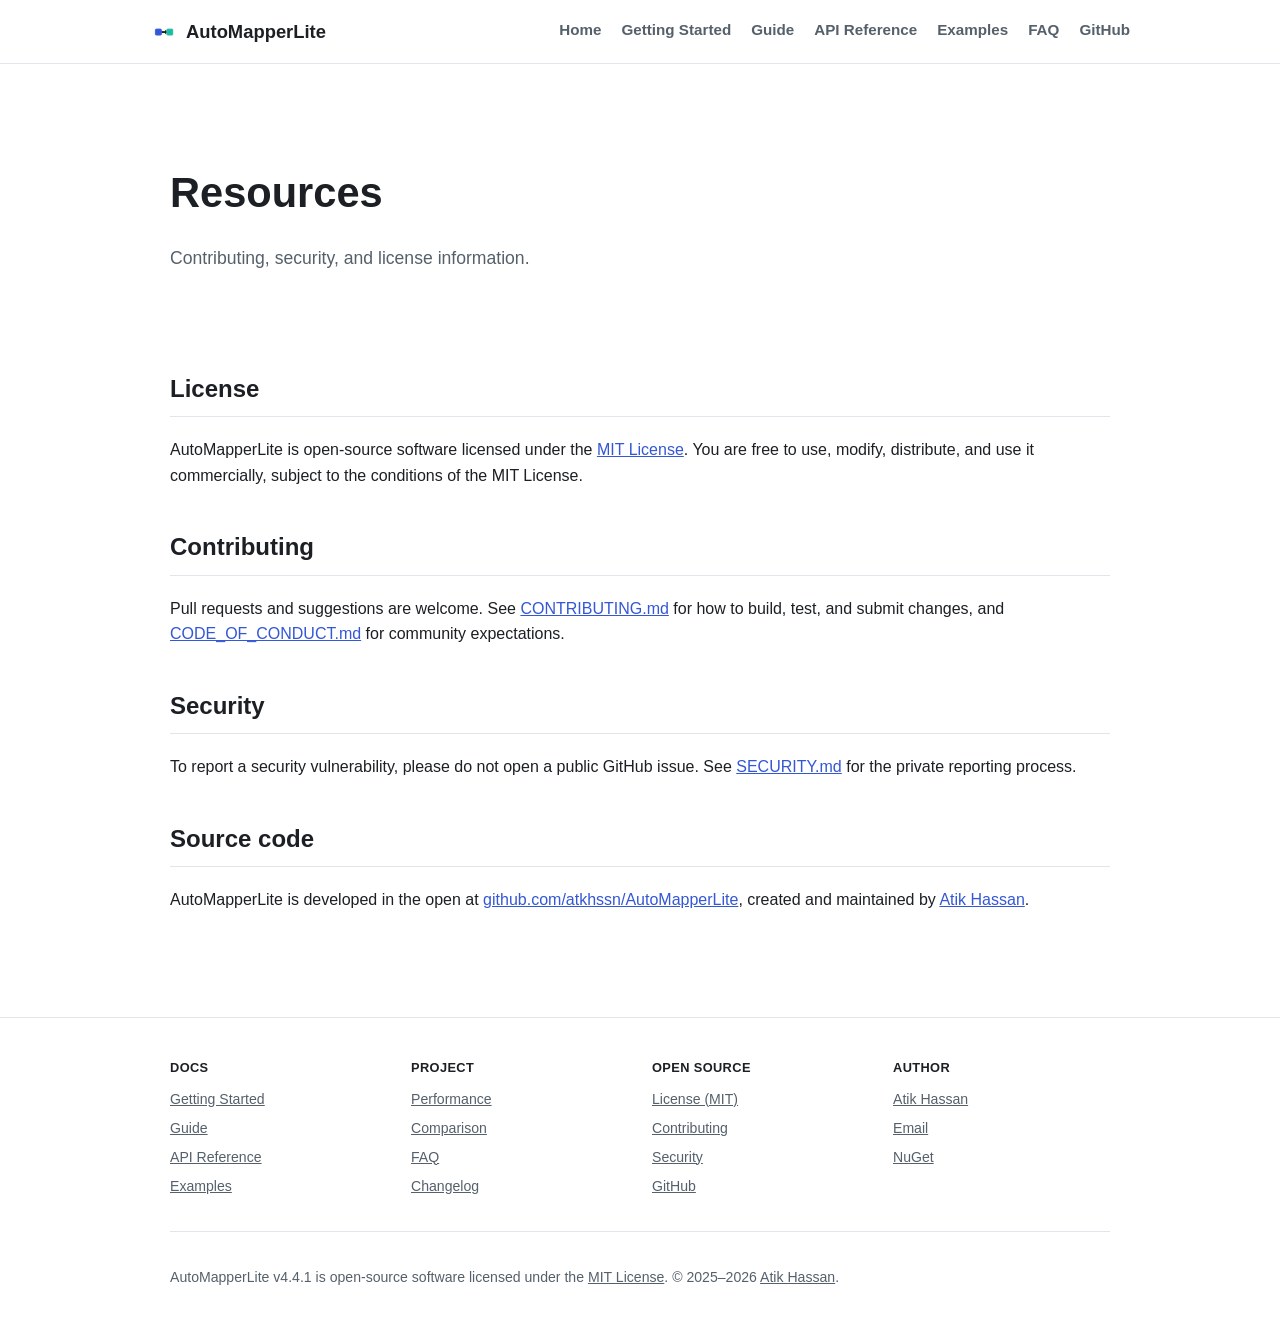
<file: docs/resources.html>
<!doctype html>
<html lang="en">
<head>
<meta charset="utf-8">
<meta name="viewport" content="width=device-width, initial-scale=1">
<title>Resources — AutoMapperLite</title>
<meta name="description" content="AutoMapperLite license (MIT), contributing guidelines, security policy, and source code.">
<link rel="canonical" href="https://automapperlite.atkhssn.info/resources.html">
<meta name="robots" content="index, follow">

<link rel="icon" type="image/png" sizes="32x32" href="assets/favicon-32x32.png">
<link rel="icon" type="image/png" sizes="16x16" href="assets/favicon-16x16.png">
<link rel="shortcut icon" href="assets/favicon.ico">
<link rel="apple-touch-icon" sizes="180x180" href="assets/apple-touch-icon.png">
<link rel="manifest" href="site.webmanifest">
<meta name="theme-color" content="#3457d5">

<meta property="og:type" content="website">
<meta property="og:site_name" content="AutoMapperLite">
<meta property="og:title" content="Resources — AutoMapperLite">
<meta property="og:description" content="AutoMapperLite license (MIT), contributing guidelines, security policy, and source code.">
<meta property="og:url" content="https://automapperlite.atkhssn.info/resources.html">
<meta property="og:image" content="https://automapperlite.atkhssn.info/assets/og-image.png">
<meta property="og:image:width" content="1200">
<meta property="og:image:height" content="630">

<meta name="twitter:card" content="summary_large_image">
<meta name="twitter:title" content="Resources — AutoMapperLite">
<meta name="twitter:description" content="AutoMapperLite license (MIT), contributing guidelines, security policy, and source code.">
<meta name="twitter:image" content="https://automapperlite.atkhssn.info/assets/twitter-card.png">

<link rel="stylesheet" href="assets/styles.css">
<script type="application/ld+json">
{
  "@context": "https://schema.org",
  "@type": "SoftwareSourceCode",
  "name": "AutoMapperLite",
  "codeRepository": "https://github.com/atkhssn/AutoMapperLite",
  "programmingLanguage": "C#",
  "license": "https://github.com/atkhssn/AutoMapperLite/blob/main/LICENSE",
  "author": { "@type": "Person", "name": "Atik Hassan", "url": "https://atkhssn.info" }
}
</script>

<script type="application/ld+json">
{
  "@context": "https://schema.org",
  "@type": "BreadcrumbList",
  "itemListElement": [
    { "@type": "ListItem", "position": 1, "name": "Home", "item": "https://automapperlite.atkhssn.info/" },
    { "@type": "ListItem", "position": 2, "name": "Resources", "item": "https://automapperlite.atkhssn.info/resources.html" }
  ]
}
</script>
</head>
<body>
<header class="site-header">
  <div class="container nav-bar">
    <a class="brand" href="index.html">
      <img src="assets/favicon-48x48.png" alt="">
      AutoMapperLite
    </a>
    <nav class="site-nav">
      <a href="index.html">Home</a>
      <a href="getting-started.html">Getting Started</a>
      <a href="guide.html">Guide</a>
      <a href="api-reference.html">API Reference</a>
      <a href="examples.html">Examples</a>
      <a href="faq.html">FAQ</a>
      <a href="https://github.com/atkhssn/AutoMapperLite">GitHub</a>
    </nav>
  </div>
</header>

<main>
  <div class="container">

    <section class="hero">
      <h1>Resources</h1>
      <p class="lead">Contributing, security, and license information.</p>
    </section>

    <section id="license">
      <h2>License</h2>
      <p>
        AutoMapperLite is open-source software licensed under the
        <a href="https://github.com/atkhssn/AutoMapperLite/blob/main/LICENSE">MIT License</a>.
        You are free to use, modify, distribute, and use it commercially, subject to the
        conditions of the MIT License.
      </p>
    </section>

    <section id="contributing">
      <h2>Contributing</h2>
      <p>
        Pull requests and suggestions are welcome. See
        <a href="https://github.com/atkhssn/AutoMapperLite/blob/main/CONTRIBUTING.md">CONTRIBUTING.md</a>
        for how to build, test, and submit changes, and
        <a href="https://github.com/atkhssn/AutoMapperLite/blob/main/CODE_OF_CONDUCT.md">CODE_OF_CONDUCT.md</a>
        for community expectations.
      </p>
    </section>

    <section id="security">
      <h2>Security</h2>
      <p>
        To report a security vulnerability, please do not open a public GitHub issue.
        See <a href="https://github.com/atkhssn/AutoMapperLite/blob/main/SECURITY.md">SECURITY.md</a>
        for the private reporting process.
      </p>
    </section>

    <section id="source">
      <h2>Source code</h2>
      <p>
        AutoMapperLite is developed in the open at
        <a href="https://github.com/atkhssn/AutoMapperLite">github.com/atkhssn/AutoMapperLite</a>,
        created and maintained by <a href="https://atkhssn.info">Atik Hassan</a>.
      </p>
    </section>

  </div>
</main>

<footer class="site-footer">
  <div class="container">
    <div class="footer-cols">
      <div>
        <p class="footer-heading">Docs</p>
        <ul>
          <li><a href="getting-started.html">Getting Started</a></li>
          <li><a href="guide.html">Guide</a></li>
          <li><a href="api-reference.html">API Reference</a></li>
          <li><a href="examples.html">Examples</a></li>
        </ul>
      </div>
      <div>
        <p class="footer-heading">Project</p>
        <ul>
          <li><a href="performance.html">Performance</a></li>
          <li><a href="comparison.html">Comparison</a></li>
          <li><a href="faq.html">FAQ</a></li>
          <li><a href="changelog.html">Changelog</a></li>
        </ul>
      </div>
      <div>
        <p class="footer-heading">Open Source</p>
        <ul>
          <li><a href="resources.html#license">License (MIT)</a></li>
          <li><a href="resources.html#contributing">Contributing</a></li>
          <li><a href="resources.html#security">Security</a></li>
          <li><a href="https://github.com/atkhssn/AutoMapperLite">GitHub</a></li>
        </ul>
      </div>
      <div>
        <p class="footer-heading">Author</p>
        <ul>
          <li><a href="https://atkhssn.info">Atik Hassan</a></li>
          <li><a href="mailto:atik.hassan@outlook.com">Email</a></li>
          <li><a href="https://www.nuget.org/packages/AutoMapperLite">NuGet</a></li>
        </ul>
      </div>
    </div>
    <div class="footer-bottom">
      <p>
        AutoMapperLite v4.4.1 is open-source software licensed under the <a href="https://github.com/atkhssn/AutoMapperLite/blob/main/LICENSE">MIT License</a>.
        &copy; 2025&ndash;2026 <a href="https://atkhssn.info">Atik Hassan</a>.
      </p>
    </div>
  </div>
</footer>
</body>
</html>
</file>
<file: docs/assets/styles.css>
:root {
  --bg: #ffffff;
  --bg-alt: #f6f7f9;
  --fg: #1c1f24;
  --fg-muted: #55606b;
  --border: #e2e5e9;
  --brand: #3457d5;
  --brand-dark: #24408f;
  --code-bg: #1c1f24;
  --code-fg: #e8eaed;
  --accent-bg: #eef1fb;
  --max-width: 980px;
}

@media (prefers-color-scheme: dark) {
  :root {
    --bg: #14161a;
    --bg-alt: #1b1e24;
    --fg: #e8eaed;
    --fg-muted: #a7b0ba;
    --border: #2c3038;
    --brand: #7f9bff;
    --brand-dark: #a9bcff;
    --code-bg: #0d0f12;
    --code-fg: #e8eaed;
    --accent-bg: #1e2333;
  }
}

* {
  box-sizing: border-box;
}

html {
  scroll-behavior: smooth;
}

body {
  margin: 0;
  background: var(--bg);
  color: var(--fg);
  font-family: -apple-system, BlinkMacSystemFont, "Segoe UI", Roboto, Helvetica, Arial, sans-serif;
  line-height: 1.6;
}

a {
  color: var(--brand);
}

a:hover {
  color: var(--brand-dark);
}

.container {
  max-width: var(--max-width);
  margin: 0 auto;
  padding: 0 1.25rem;
}

header.site-header {
  border-bottom: 1px solid var(--border);
  background: var(--bg);
  position: sticky;
  top: 0;
  z-index: 10;
}

.nav-bar {
  display: flex;
  flex-wrap: wrap;
  align-items: center;
  justify-content: space-between;
  gap: 0.75rem;
  padding: 0.9rem 0;
}

.brand {
  display: flex;
  align-items: center;
  gap: 0.5rem;
  font-weight: 700;
  font-size: 1.15rem;
  text-decoration: none;
  color: var(--fg);
}

.brand img {
  width: 28px;
  height: 28px;
  border-radius: 6px;
}

nav.site-nav {
  display: flex;
  flex-wrap: wrap;
  gap: 1.25rem;
}

nav.site-nav a {
  text-decoration: none;
  color: var(--fg-muted);
  font-weight: 600;
  font-size: 0.95rem;
  padding: 0.25rem 0;
  border-bottom: 2px solid transparent;
}

nav.site-nav a:hover,
nav.site-nav a[aria-current="page"] {
  color: var(--fg);
  border-bottom-color: var(--brand);
}

main {
  padding: 2.5rem 0 4rem;
}

.hero {
  padding: 1rem 0 2.5rem;
}

.hero h1 {
  font-size: clamp(1.9rem, 4vw, 2.6rem);
  margin: 0 0 0.5rem;
}

.hero p.lead {
  color: var(--fg-muted);
  font-size: 1.1rem;
  max-width: 42rem;
}

.badges {
  display: flex;
  flex-wrap: wrap;
  gap: 0.5rem;
  margin: 1rem 0;
}

.badge {
  display: inline-block;
  background: var(--accent-bg);
  color: var(--brand-dark);
  border: 1px solid var(--border);
  border-radius: 999px;
  padding: 0.25rem 0.75rem;
  font-size: 0.8rem;
  font-weight: 600;
}

.cta-row {
  display: flex;
  flex-wrap: wrap;
  gap: 0.75rem;
  margin-top: 1.25rem;
}

.btn {
  display: inline-block;
  padding: 0.6rem 1.1rem;
  border-radius: 8px;
  text-decoration: none;
  font-weight: 600;
  font-size: 0.95rem;
  border: 1px solid transparent;
}

.btn-primary {
  background: var(--brand);
  color: #fff;
}

.btn-primary:hover {
  background: var(--brand-dark);
  color: #fff;
}

.btn-secondary {
  background: transparent;
  color: var(--fg);
  border-color: var(--border);
}

.btn-secondary:hover {
  border-color: var(--brand);
  color: var(--brand);
}

section {
  margin: 2.5rem 0;
}

section > h2 {
  font-size: 1.5rem;
  border-bottom: 1px solid var(--border);
  padding-bottom: 0.5rem;
}

section > h3 {
  font-size: 1.15rem;
  margin-top: 2rem;
}

.card-grid {
  display: grid;
  grid-template-columns: repeat(auto-fit, minmax(240px, 1fr));
  gap: 1rem;
  margin-top: 1.25rem;
}

.card {
  border: 1px solid var(--border);
  background: var(--bg-alt);
  border-radius: 10px;
  padding: 1.1rem 1.25rem;
}

.card h3 {
  margin-top: 0;
  font-size: 1.05rem;
}

.card p {
  color: var(--fg-muted);
  font-size: 0.93rem;
  margin-bottom: 0;
}

table {
  width: 100%;
  border-collapse: collapse;
  margin: 1rem 0;
  font-size: 0.93rem;
}

caption {
  caption-side: bottom;
  color: var(--fg-muted);
  font-size: 0.8rem;
  padding-top: 0.4rem;
  text-align: left;
}

th, td {
  text-align: left;
  padding: 0.55rem 0.7rem;
  border-bottom: 1px solid var(--border);
  vertical-align: top;
}

th {
  color: var(--fg-muted);
  font-weight: 600;
  font-size: 0.85rem;
  text-transform: uppercase;
  letter-spacing: 0.02em;
}

.table-scroll {
  overflow-x: auto;
  border: 1px solid var(--border);
  border-radius: 10px;
}

.table-scroll table {
  margin: 0;
}

.table-scroll th:first-child,
.table-scroll td:first-child {
  padding-left: 1rem;
}

code {
  font-family: ui-monospace, SFMono-Regular, Menlo, Consolas, "Liberation Mono", monospace;
  background: var(--accent-bg);
  color: var(--brand-dark);
  padding: 0.12rem 0.35rem;
  border-radius: 5px;
  font-size: 0.88em;
}

pre {
  background: var(--code-bg);
  color: var(--code-fg);
  padding: 1rem 1.1rem;
  border-radius: 10px;
  overflow-x: auto;
  font-size: 0.87rem;
  line-height: 1.55;
}

pre code {
  background: none;
  color: inherit;
  padding: 0;
  border-radius: 0;
  font-size: inherit;
}

.note {
  border-left: 4px solid var(--brand);
  background: var(--accent-bg);
  padding: 0.85rem 1rem;
  border-radius: 0 8px 8px 0;
  font-size: 0.93rem;
  margin: 1rem 0;
}

.note strong {
  color: var(--brand-dark);
}

.api-entry {
  border: 1px solid var(--border);
  border-radius: 10px;
  padding: 1.25rem 1.4rem;
  margin: 1.25rem 0;
  background: var(--bg-alt);
}

.api-entry h3 {
  margin-top: 0;
}

.api-entry .signature {
  display: block;
  margin: 0.5rem 0 1rem;
}

.toc {
  border: 1px solid var(--border);
  border-radius: 10px;
  padding: 1rem 1.25rem;
  background: var(--bg-alt);
  font-size: 0.93rem;
}

.toc h2 {
  margin-top: 0;
  font-size: 1rem;
  border: none;
  padding: 0;
}

.toc ul {
  margin: 0;
  padding-left: 1.1rem;
}

footer.site-footer {
  border-top: 1px solid var(--border);
  padding: 2.5rem 0 2rem;
  color: var(--fg-muted);
  font-size: 0.88rem;
}

footer.site-footer a {
  color: var(--fg-muted);
  text-decoration: underline;
}

.footer-cols {
  display: grid;
  grid-template-columns: repeat(auto-fit, minmax(160px, 1fr));
  gap: 1.5rem;
  margin-bottom: 1.75rem;
}

.footer-cols .footer-heading {
  margin: 0 0 0.6rem;
  font-size: 0.8rem;
  font-weight: 600;
  text-transform: uppercase;
  letter-spacing: 0.03em;
  color: var(--fg);
}

.footer-cols ul {
  list-style: none;
  margin: 0;
  padding: 0;
}

.footer-cols li {
  margin: 0.4rem 0;
}

.footer-cols a {
  text-decoration: none;
}

.footer-cols a:hover {
  text-decoration: underline;
}

.footer-bottom {
  border-top: 1px solid var(--border);
  padding-top: 1.25rem;
}

/* deprecation / status badges */
.badge-warn {
  background: #fff2e0;
  color: #8a4b00;
  border-color: #f0cf9e;
}

:root:not([data-theme="light"]) .badge-warn,
:root[data-theme="dark"] .badge-warn {
  background: #3a2c14;
  color: #f0c07a;
  border-color: #5a4522;
}

/* FAQ accordion */
.faq-item {
  border: 1px solid var(--border);
  border-radius: 10px;
  margin: 0.75rem 0;
  background: var(--bg-alt);
  overflow: hidden;
}

.faq-item summary {
  cursor: pointer;
  padding: 1rem 1.25rem;
  font-weight: 600;
  list-style: none;
}

.faq-item summary::-webkit-details-marker {
  display: none;
}

.faq-item summary::before {
  content: "+";
  display: inline-block;
  width: 1.2em;
  color: var(--brand);
  font-weight: 700;
}

.faq-item[open] summary::before {
  content: "\2212";
}

.faq-item .faq-answer {
  padding: 0 1.25rem 1.1rem;
  color: var(--fg-muted);
}

.deprecated-note {
  border-left: 4px solid #d98a2b;
  background: #fff2e0;
  padding: 0.85rem 1rem;
  border-radius: 0 8px 8px 0;
  font-size: 0.93rem;
  margin: 1rem 0;
}

:root:not([data-theme="light"]) .deprecated-note,
:root[data-theme="dark"] .deprecated-note {
  background: #3a2c14;
  color: #f0d9b0;
}

@media (max-width: 640px) {
  .nav-bar {
    flex-direction: column;
    align-items: flex-start;
  }

  nav.site-nav {
    gap: 0.9rem;
  }

  .api-entry {
    padding: 1rem;
  }
}
</file>
